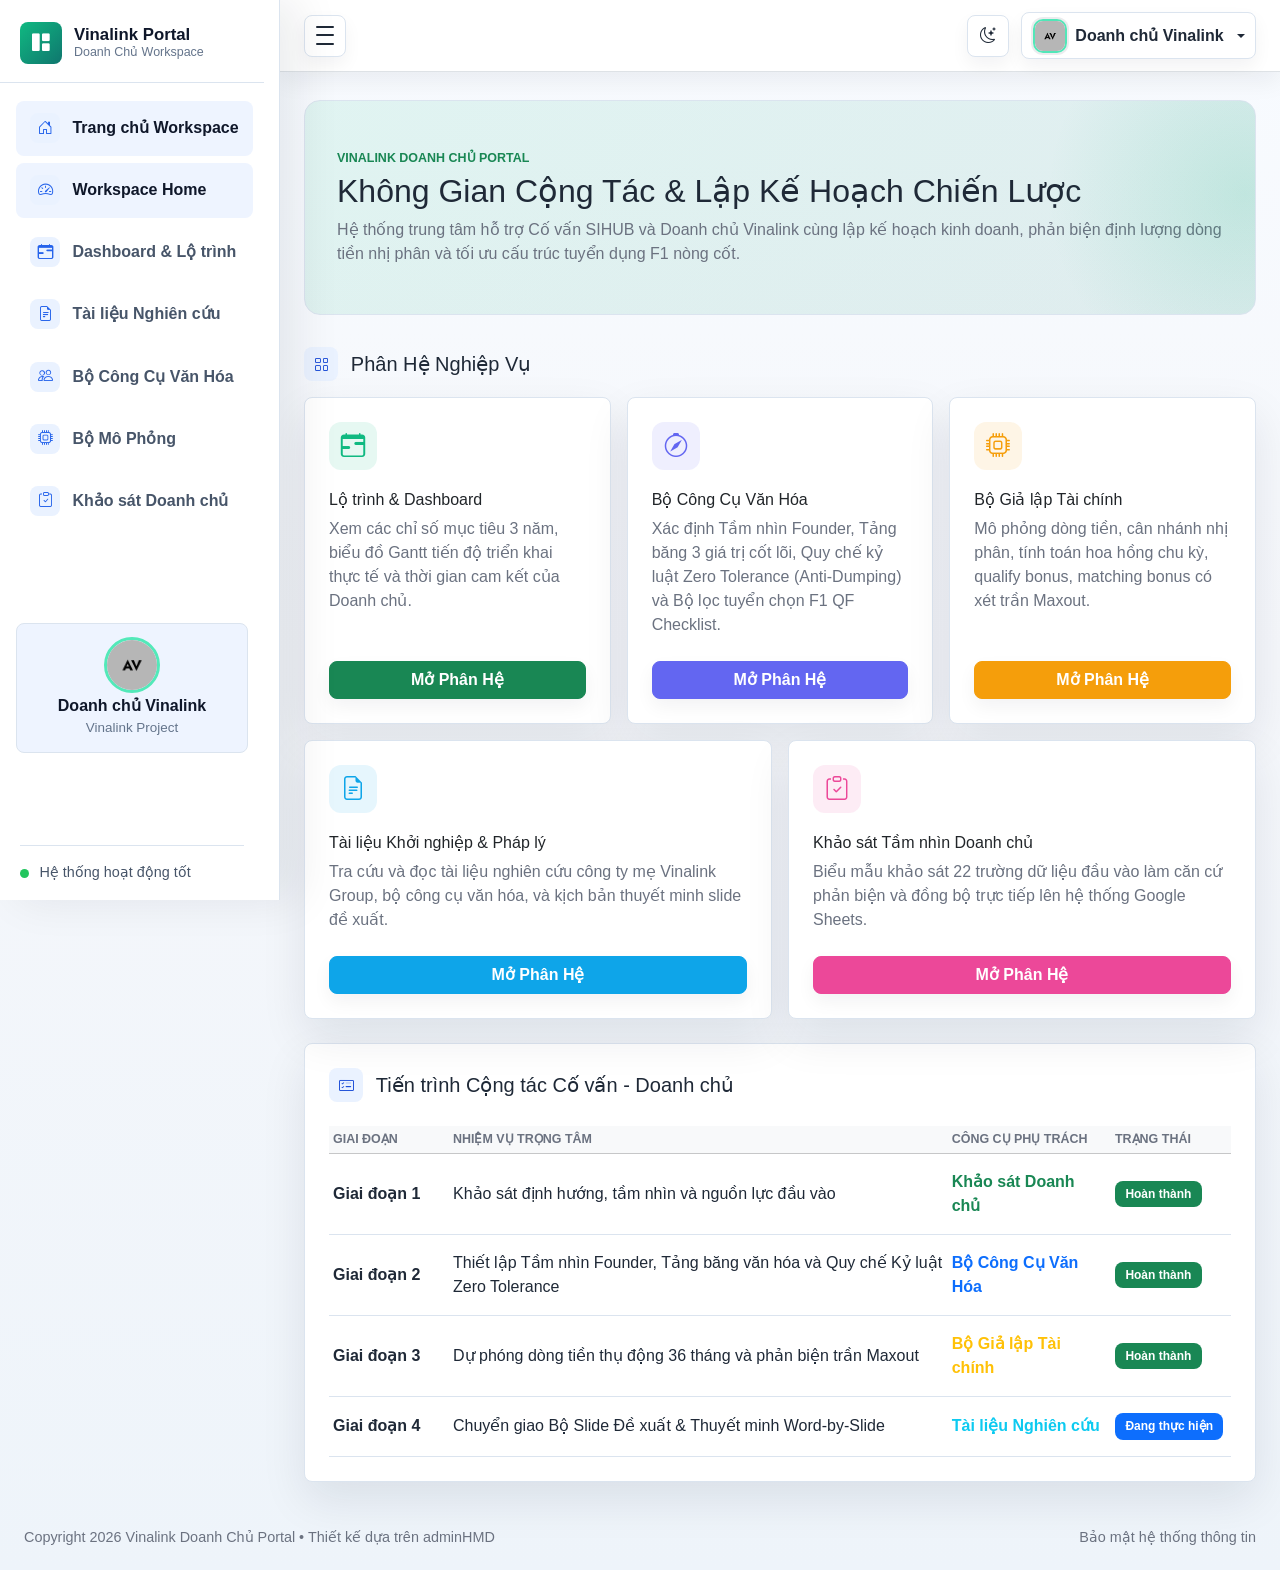
<file: index.html>
<!DOCTYPE html>
<html lang="vi">
<head>
  <meta charset="UTF-8">
  <meta name="viewport" content="width=device-width, initial-scale=1.0">
  <meta name="description" content="Vinalink Doanh Chủ Portal">
  <title>Vinalink Doanh Chủ Portal | Lean Startup Workspace</title>

  <link rel="stylesheet" href="./assets/css/bootstrap.min.css">
  <link rel="stylesheet" href="./assets/vendors/bootstrap-icons/bootstrap-icons.css">
  <link rel="stylesheet" href="./assets/css/style.css">
  
  <style>
    /* Premium custom landing styling */
    .landing-hero {
      background: linear-gradient(135deg, rgba(16, 185, 129, 0.1), rgba(15, 118, 110, 0.1));
      border: 1px solid var(--admin-border);
      border-radius: 16px;
      padding: 3rem 2rem;
      margin-bottom: 2rem;
      position: relative;
      overflow: hidden;
    }
    .landing-hero::before {
      content: "";
      position: absolute;
      top: -50%;
      right: -20%;
      width: 400px;
      height: 400px;
      background: radial-gradient(circle, rgba(16, 185, 129, 0.15) 0%, transparent 70%);
      pointer-events: none;
    }
    .launcher-card {
      transition: all 0.3s cubic-bezier(0.4, 0, 0.2, 1);
      border: 1px solid var(--admin-border);
      height: 100%;
    }
    .launcher-card:hover {
      transform: translateY(-5px);
      box-shadow: 0 10px 20px rgba(16, 185, 129, 0.1);
      border-color: #10b981;
    }
    .launcher-icon {
      width: 48px;
      height: 48px;
      border-radius: 12px;
      display: inline-flex;
      align-items: center;
      justify-content: center;
      font-size: 1.5rem;
      margin-bottom: 1.25rem;
      background-color: rgba(16, 185, 129, 0.1);
      color: #10b981;
      transition: all 0.3s ease;
    }
    .launcher-card:hover .launcher-icon {
      background-color: #10b981;
      color: #fff;
    }
  </style>
</head>

<body>
  <div class="admin-shell">
    <div class="sidebar-backdrop" data-sidebar-close></div>

    <!-- Sidebar Navigation -->
    <aside class="admin-sidebar" id="adminSidebar" aria-label="Main navigation">
      <div class="sidebar-header">
        <a class="brand-mark" href="index.html" aria-label="Vinalink Portal">
          <span class="brand-icon" style="background: linear-gradient(135deg, #10b981, #0f766e);">
            <i class="bi bi-grid-1x2-fill" aria-hidden="true"></i>
          </span>
          <span class="brand-copy">
            <span class="brand-title">Vinalink Portal</span>
            <span class="brand-subtitle">Doanh Chủ Workspace</span>
          </span>
        </a>
      </div>

      <nav class="sidebar-nav">
        <a class="nav-link active" href="index.html" aria-current="page"><span class="nav-icon"><i class="bi bi-house-door" aria-hidden="true"></i></span><span class="nav-text">Trang chủ Workspace</span></a>

        <a class="nav-link active" href="index.html" aria-current="page">
          <span class="nav-icon"><i class="bi bi-speedometer2" aria-hidden="true"></i></span>
          <span class="nav-text">Workspace Home</span>
        </a>
        <a class="nav-link" href="html/index.html">
          <span class="nav-icon"><i class="bi bi-calendar-range" aria-hidden="true"></i></span>
          <span class="nav-text">Dashboard & Lộ trình</span>
        </a>
        <a class="nav-link" href="html/documents.html">
          <span class="nav-icon"><i class="bi bi-file-earmark-text" aria-hidden="true"></i></span>
          <span class="nav-text">Tài liệu Nghiên cứu</span>
        </a>
        <a class="nav-link" href="html/visualizer.html">
          <span class="nav-icon"><i class="bi bi-people" aria-hidden="true"></i></span>
          <span class="nav-text">Bộ Công Cụ Văn Hóa</span>
        </a>
        <a class="nav-link" href="html/simulator.html">
          <span class="nav-icon"><i class="bi bi-cpu" aria-hidden="true"></i></span>
          <span class="nav-text">Bộ Mô Phỏng</span>
        </a>
        <a class="nav-link" href="html/feedback.html">
          <span class="nav-icon"><i class="bi bi-clipboard-check" aria-hidden="true"></i></span>
          <span class="nav-text">Khảo sát Doanh chủ</span>
        </a>
        <a class="nav-link" id="settingsSidebarLink" href="html/settings.html">
          <span class="nav-icon"><i class="bi bi-gear" aria-hidden="true"></i></span>
          <span class="nav-text">Cài đặt Hệ thống</span>
        </a>
      </nav>

      <div class="sidebar-user">
        <img class="avatar-img avatar-md sidebar-user-avatar" src="./assets/images/avatar/avatar.jpg" alt="User Avatar">
        <strong>Doanh Chủ</strong>
        <small>Active Workspace</small>
      </div>

      <div class="sidebar-footer">
        <span class="status-dot"></span>
        <span class="sidebar-footer-text">Hệ thống hoạt động tốt</span>
      </div>
    </aside>

    <!-- Main Content Area -->
    <div class="admin-main">
      <nav class="navbar admin-navbar navbar-expand bg-white border-bottom">
        <div class="container-fluid px-3 px-lg-4">
          <button class="sidebar-toggle" type="button" data-sidebar-toggle aria-controls="adminSidebar" aria-expanded="true" aria-label="Toggle sidebar">
            <span></span>
            <span></span>
            <span></span>
          </button>

          <div class="navbar-actions ms-auto">
            <button class="icon-button theme-toggle" type="button" data-theme-toggle aria-label="Switch color theme" title="Switch color theme">
              <i class="bi bi-moon-stars" data-theme-icon aria-hidden="true"></i>
            </button>
            
            <div id="adminBadge" class="d-none me-2">
              <span class="badge bg-success-subtle text-success border border-success-subtle px-2 py-1.5 rounded text-xs font-semibold">
                <i class="bi bi-shield-check me-1"></i> Quyền Cố Vấn
              </span>
            </div>

            <div class="dropdown">
              <button class="profile-button dropdown-toggle" type="button" data-bs-toggle="dropdown" aria-expanded="false">
                <img class="avatar-img avatar-sm" src="./assets/images/avatar/avatar.jpg" alt="User Avatar">
                <span class="profile-name d-none d-sm-inline">Loading...</span>
              </button>
              <ul class="dropdown-menu dropdown-menu-end">
                <li><a class="dropdown-item" href="html/login.html" id="dropdownAuthLink">Đăng nhập Cố vấn</a></li>
                <li><button class="dropdown-item text-danger d-none" id="logoutBtn"><i class="bi bi-box-arrow-right me-1"></i> Đăng xuất Cố vấn</button></li>
              </ul>
            </div>
          </div>
        </div>
      </nav>

      <main class="dashboard-content">
        <div class="container-fluid px-3 px-lg-4 py-4">
          
          <!-- Hero Banner -->
          <div class="landing-hero d-flex flex-column justify-content-center">
            <p class="eyebrow text-success font-bold mb-1">Vinalink Doanh Chủ Portal</p>
            <h1 class="h2 font-extrabold mb-2">Không Gian Cộng Tác & Lập Kế Hoạch Chiến Lược</h1>
            <p class="text-muted mb-0 max-w-xl">Hệ thống trung tâm hỗ trợ Cố vấn SIHUB và Doanh chủ Vinalink cùng lập kế hoạch kinh doanh, phản biện định lượng dòng tiền nhị phân và tối ưu cấu trúc tuyển dụng F1 nòng cốt.</p>
          </div>

          <!-- Launchers Grid -->
          <h2 class="h5 mb-3 section-title"><i class="bi bi-grid me-1"></i><span>Phân Hệ Nghiệp Vụ</span></h2>
          <div class="row g-3 mb-4">
            <!-- Card 1: Dashboard -->
            <div class="col-12 col-md-6 col-lg-4">
              <div class="panel p-4 launcher-card d-flex flex-column justify-content-between">
                <div>
                  <div class="launcher-icon"><i class="bi bi-calendar-range"></i></div>
                  <h3 class="h6 font-bold text-dark mb-2">Lộ trình & Dashboard</h3>
                  <p class="text-muted text-xs mb-3">Xem các chỉ số mục tiêu 3 năm, biểu đồ Gantt tiến độ triển khai thực tế và thời gian cam kết của Doanh chủ.</p>
                </div>
                <a href="html/index.html" class="btn btn-success btn-xs w-100 mt-2">Mở Phân Hệ</a>
              </div>
            </div>

            <!-- Card 2: Visualizer -->
            <div class="col-12 col-md-6 col-lg-4">
              <div class="panel p-4 launcher-card d-flex flex-column justify-content-between">
                <div>
                  <div class="launcher-icon" style="background-color: rgba(99, 102, 241, 0.1); color: #6366f1;"><i class="bi bi-compass"></i></div>
                  <h3 class="h6 font-bold text-dark mb-2">Bộ Công Cụ Văn Hóa</h3>
                  <p class="text-muted text-xs mb-3">Xác định Tầm nhìn Founder, Tảng băng 3 giá trị cốt lõi, Quy chế kỷ luật Zero Tolerance (Anti-Dumping) và Bộ lọc tuyển chọn F1 QF Checklist.</p>
                </div>
                <a href="html/visualizer.html" class="btn btn-primary btn-xs w-100 mt-2" style="background-color: #6366f1; border-color: #6366f1;">Mở Phân Hệ</a>
              </div>
            </div>

            <!-- Card 3: Simulator -->
            <div class="col-12 col-md-6 col-lg-4">
              <div class="panel p-4 launcher-card d-flex flex-column justify-content-between">
                <div>
                  <div class="launcher-icon" style="background-color: rgba(245, 158, 11, 0.1); color: #f59e0b;"><i class="bi bi-cpu"></i></div>
                  <h3 class="h6 font-bold text-dark mb-2">Bộ Giả lập Tài chính</h3>
                  <p class="text-muted text-xs mb-3">Mô phỏng dòng tiền, cân nhánh nhị phân, tính toán hoa hồng chu kỳ, qualify bonus, matching bonus có xét trần Maxout.</p>
                </div>
                <a href="html/simulator.html" class="btn btn-warning btn-xs w-100 mt-2" style="background-color: #f59e0b; border-color: #f59e0b; color: #fff;">Mở Phân Hệ</a>
              </div>
            </div>

            <!-- Card 4: Documents -->
            <div class="col-12 col-md-6 col-lg-6">
              <div class="panel p-4 launcher-card d-flex flex-column justify-content-between">
                <div>
                  <div class="launcher-icon" style="background-color: rgba(14, 165, 233, 0.1); color: #0ea5e9;"><i class="bi bi-file-earmark-text"></i></div>
                  <h3 class="h6 font-bold text-dark mb-2">Tài liệu Khởi nghiệp & Pháp lý</h3>
                  <p class="text-muted text-xs mb-3">Tra cứu và đọc tài liệu nghiên cứu công ty mẹ Vinalink Group, bộ công cụ văn hóa, và kịch bản thuyết minh slide đề xuất.</p>
                </div>
                <a href="html/documents.html" class="btn btn-info btn-xs w-100 mt-2" style="background-color: #0ea5e9; border-color: #0ea5e9; color: #fff;">Mở Phân Hệ</a>
              </div>
            </div>

            <!-- Card 5: Feedback -->
            <div class="col-12 col-md-6 col-lg-6">
              <div class="panel p-4 launcher-card d-flex flex-column justify-content-between">
                <div>
                  <div class="launcher-icon" style="background-color: rgba(236, 72, 153, 0.1); color: #ec4899;"><i class="bi bi-clipboard-check"></i></div>
                  <h3 class="h6 font-bold text-dark mb-2">Khảo sát Tầm nhìn Doanh chủ</h3>
                  <p class="text-muted text-xs mb-3">Biểu mẫu khảo sát 22 trường dữ liệu đầu vào làm căn cứ phản biện và đồng bộ trực tiếp lên hệ thống Google Sheets.</p>
                </div>
                <a href="html/feedback.html" class="btn btn-danger btn-xs w-100 mt-2" style="background-color: #ec4899; border-color: #ec4899; color: #fff;">Mở Phân Hệ</a>
              </div>
            </div>
          </div>

          <!-- Collaboration Tracker -->
          <div class="panel p-4">
            <h2 class="h5 mb-4 section-title"><i class="bi bi-card-checklist me-1"></i><span>Tiến trình Cộng tác Cố vấn - Doanh chủ</span></h2>
            <div class="table-responsive">
              <table class="table table-sm align-middle text-xs mb-0">
                <thead>
                  <tr class="table-light">
                    <th>Giai đoạn</th>
                    <th>Nhiệm vụ trọng tâm</th>
                    <th>Công cụ phụ trách</th>
                    <th>Trạng thái</th>
                  </tr>
                </thead>
                <tbody>
                  <tr>
                    <td><strong>Giai đoạn 1</strong></td>
                    <td>Khảo sát định hướng, tầm nhìn và nguồn lực đầu vào</td>
                    <td><a href="html/feedback.html" class="text-success fw-bold">Khảo sát Doanh chủ</a></td>
                    <td><span class="badge bg-success">Hoàn thành</span></td>
                  </tr>
                  <tr>
                    <td><strong>Giai đoạn 2</strong></td>
                    <td>Thiết lập Tầm nhìn Founder, Tảng băng văn hóa và Quy chế Kỷ luật Zero Tolerance</td>
                    <td><a href="html/visualizer.html" class="text-primary fw-bold">Bộ Công Cụ Văn Hóa</a></td>
                    <td><span class="badge bg-success">Hoàn thành</span></td>
                  </tr>
                  <tr>
                    <td><strong>Giai đoạn 3</strong></td>
                    <td>Dự phóng dòng tiền thụ động 36 tháng và phản biện trần Maxout</td>
                    <td><a href="html/simulator.html" class="text-warning fw-bold">Bộ Giả lập Tài chính</a></td>
                    <td><span class="badge bg-success">Hoàn thành</span></td>
                  </tr>
                  <tr>
                    <td><strong>Giai đoạn 4</strong></td>
                    <td>Chuyển giao Bộ Slide Đề xuất & Thuyết minh Word-by-Slide</td>
                    <td><a href="html/documents.html" class="text-info fw-bold">Tài liệu Nghiên cứu</a></td>
                    <td><span class="badge bg-primary">Đang thực hiện</span></td>
                  </tr>
                </tbody>
              </table>
            </div>
          </div>
                </tbody>
              </table>
            </div>
          </div>

        </div>
      </main>

      <footer class="admin-footer">
        <div class="container-fluid px-3 px-lg-4">
          <span>Copyright 2026 Vinalink Doanh Chủ Portal • Thiết kế dựa trên adminHMD</span>
          <span>Bảo mật hệ thống thông tin</span>
        </div>
      </footer>
    </div>
  </div>

  <script>
    // Bind profile before loading main.js
    window.adminHMDUser = {
      name: localStorage.getItem("sihub_is_admin") === "true" ? "Cố vấn Lean Startup" : "Doanh chủ Vinalink",
      workspace: "Vinalink Project",
      avatar: "./assets/images/avatar/avatar.jpg"
    };
  </script>
  <script src="./assets/js/bootstrap.bundle.min.js"></script>
  <script src="./assets/js/main.js"></script>

  <script>
    document.addEventListener("DOMContentLoaded", () => {
      const isAdmin = localStorage.getItem("sihub_is_admin") === "true";
      const adminBadge = document.getElementById("adminBadge");
      const logoutBtn = document.getElementById("logoutBtn");
      const dropdownAuthLink = document.getElementById("dropdownAuthLink");
      const settingsSidebarLink = document.getElementById("settingsSidebarLink");

      if (isAdmin) {
        adminBadge.classList.remove("d-none");
        logoutBtn.classList.remove("d-none");
        dropdownAuthLink.classList.add("d-none");
      } else {
        adminBadge.classList.add("d-none");
        logoutBtn.classList.add("d-none");
        dropdownAuthLink.classList.remove("d-none");
        if (settingsSidebarLink) {
          settingsSidebarLink.style.display = "none";
        }
      }

      // Logout handler
      logoutBtn.addEventListener("click", () => {
        localStorage.removeItem("sihub_is_admin");
        alert("Đã đăng xuất tài khoản Cố vấn.");
        window.location.reload();
      });
    });
  </script>
</body>
</html>
</file>
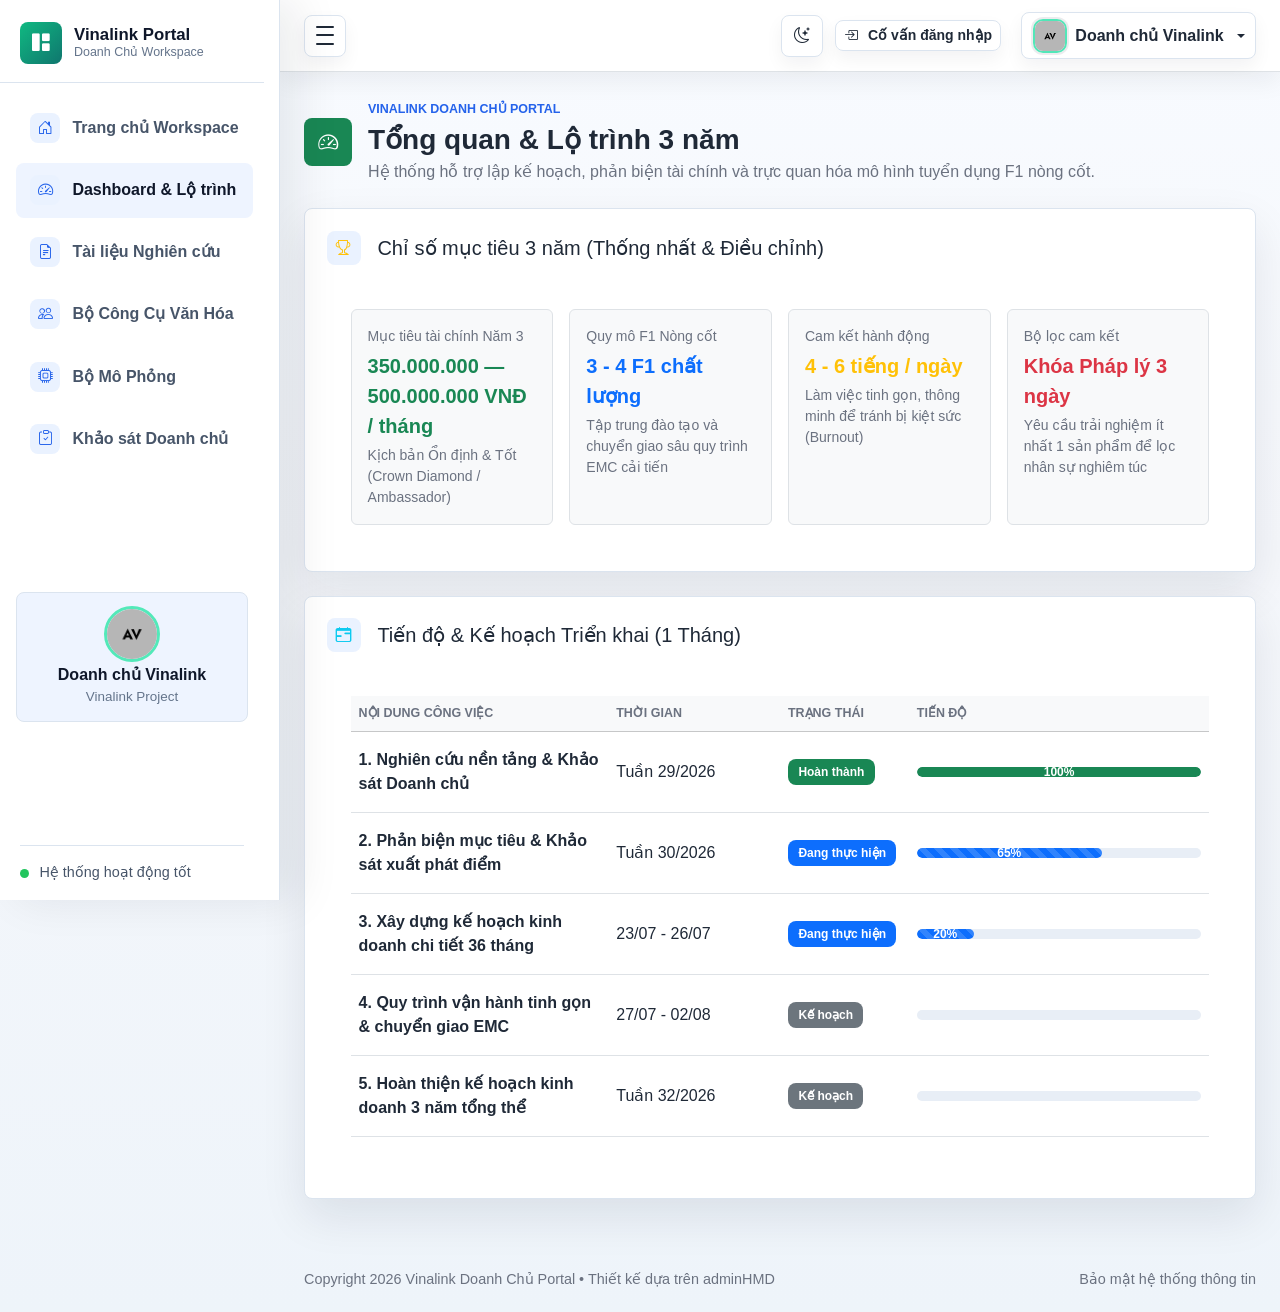
<file: html/index.html>
<!DOCTYPE html>
<html lang="vi">
<head>
  <meta charset="UTF-8">
  <meta name="viewport" content="width=device-width, initial-scale=1.0">
  <meta name="description" content="Vinalink Doanh Chủ Portal Dashboard">
  <title>Dashboard & Lộ trình | Vinalink Portal</title>

  <link rel="stylesheet" href="../assets/css/bootstrap.min.css">
  <link rel="stylesheet" href="../assets/vendors/bootstrap-icons/bootstrap-icons.css">
  <link rel="stylesheet" href="../assets/css/style.css">
</head>

<body>
  <div class="admin-shell">
    <div class="sidebar-backdrop" data-sidebar-close></div>

    <!-- Sidebar Navigation -->
    <aside class="admin-sidebar" id="adminSidebar" aria-label="Main navigation">
      <div class="sidebar-header">
        <a class="brand-mark" href="../index.html" aria-label="Vinalink Portal">
          <span class="brand-icon" style="background: linear-gradient(135deg, #10b981, #0f766e);">
            <i class="bi bi-grid-1x2-fill" aria-hidden="true"></i>
          </span>
          <span class="brand-copy">
            <span class="brand-title">Vinalink Portal</span>
            <span class="brand-subtitle">Doanh Chủ Workspace</span>
          </span>
        </a>
      </div>

      <nav class="sidebar-nav">
        <a class="nav-link" href="../index.html"><span class="nav-icon"><i class="bi bi-house-door" aria-hidden="true"></i></span><span class="nav-text">Trang chủ Workspace</span></a>

        <a class="nav-link active" href="index.html" aria-current="page">
          <span class="nav-icon"><i class="bi bi-speedometer2" aria-hidden="true"></i></span>
          <span class="nav-text">Dashboard & Lộ trình</span>
        </a>
        <a class="nav-link" href="documents.html">
          <span class="nav-icon"><i class="bi bi-file-earmark-text" aria-hidden="true"></i></span>
          <span class="nav-text">Tài liệu Nghiên cứu</span>
        </a>
        <a class="nav-link" href="visualizer.html">
          <span class="nav-icon"><i class="bi bi-people" aria-hidden="true"></i></span>
          <span class="nav-text">Bộ Công Cụ Văn Hóa</span>
        </a>
        <a class="nav-link" href="simulator.html">
          <span class="nav-icon"><i class="bi bi-cpu" aria-hidden="true"></i></span>
          <span class="nav-text">Bộ Mô Phỏng</span>
        </a>
        <a class="nav-link" href="feedback.html">
          <span class="nav-icon"><i class="bi bi-clipboard-check" aria-hidden="true"></i></span>
          <span class="nav-text">Khảo sát Doanh chủ</span>
        </a>
        <a class="nav-link" id="settingsSidebarLink" href="settings.html">
          <span class="nav-icon"><i class="bi bi-gear" aria-hidden="true"></i></span>
          <span class="nav-text">Cài đặt Hệ thống</span>
        </a>
      </nav>

      <div class="sidebar-user">
        <img class="avatar-img avatar-md sidebar-user-avatar" src="../assets/images/avatar/avatar.jpg" alt="User Avatar">
        <strong>Doanh Chủ</strong>
        <small>Active Workspace</small>
      </div>

      <div class="sidebar-footer">
        <span class="status-dot"></span>
        <span class="sidebar-footer-text">Hệ thống hoạt động tốt</span>
      </div>
    </aside>

    <!-- Main Content Area -->
    <div class="admin-main">
      <nav class="navbar admin-navbar navbar-expand bg-white border-bottom">
        <div class="container-fluid px-3 px-lg-4">
          <button class="sidebar-toggle" type="button" data-sidebar-toggle aria-controls="adminSidebar" aria-expanded="true" aria-label="Toggle sidebar">
            <span></span>
            <span></span>
            <span></span>
          </button>

          <div class="navbar-actions ms-auto">
            <button class="icon-button theme-toggle" type="button" data-theme-toggle aria-label="Switch color theme" title="Switch color theme">
              <i class="bi bi-moon-stars" data-theme-icon aria-hidden="true"></i>
            </button>
            
            <!-- Admin Role Badge -->
            <div id="adminBadge" class="d-none">
              <span class="badge bg-success-subtle text-success border border-success-subtle px-2 py-1.5 rounded text-xs font-semibold">
                <i class="bi bi-shield-check me-1"></i> Quyền Cố Vấn
              </span>
            </div>
            
            <a href="login.html" id="loginBtn" class="btn btn-outline-secondary btn-sm me-2">
              <i class="bi bi-box-arrow-in-right me-1"></i> Cố vấn đăng nhập
            </a>

            <div class="dropdown">
              <button class="profile-button dropdown-toggle" type="button" data-bs-toggle="dropdown" aria-expanded="false">
                <img class="avatar-img avatar-sm" src="../assets/images/avatar/avatar.jpg" alt="User Avatar">
                <span class="profile-name d-none d-sm-inline">Loading...</span>
              </button>
              <ul class="dropdown-menu dropdown-menu-end">
                <li><a class="dropdown-item" href="login.html" id="dropdownAuthLink">Đăng nhập Cố vấn</a></li>
                <li><button class="dropdown-item text-danger d-none" id="logoutBtn"><i class="bi bi-box-arrow-right me-1"></i> Đăng xuất Cố vấn</button></li>
              </ul>
            </div>
          </div>
        </div>
      </nav>

      <main class="dashboard-content">
        <div class="container-fluid px-3 px-lg-4 py-4">
          
          <div class="page-heading mb-4">
            <div class="page-heading-copy">
              <span class="page-icon bg-success text-white"><i class="bi bi-speedometer2" aria-hidden="true"></i></span>
              <div>
                <p class="eyebrow mb-1">Vinalink Doanh Chủ Portal</p>
                <h1 class="h3 mb-1">Tổng quan & Lộ trình 3 năm</h1>
                <p class="text-muted mb-0">Hệ thống hỗ trợ lập kế hoạch, phản biện tài chính và trực quan hóa mô hình tuyển dụng F1 nòng cốt.</p>
              </div>
            </div>
          </div>

          <!-- Section: 3-Year Objectives -->
          <div class="panel mb-4">
            <div class="panel-header">
              <h2 class="h5 mb-0 section-title"><i class="bi bi-trophy me-2 text-warning"></i><span>Chỉ số mục tiêu 3 năm (Thống nhất & Điều chỉnh)</span></h2>
            </div>
            <div class="p-3 p-lg-4">
              <div class="row g-3">
                <div class="col-12 col-md-6 col-lg-3">
                  <div class="bg-light p-3 rounded border h-100">
                    <div class="text-muted small mb-1">Mục tiêu tài chính Năm 3</div>
                    <div class="fs-5 fw-bold text-success">350.000.000 — 500.000.000 VNĐ / tháng</div>
                    <div class="small text-muted mt-1">Kịch bản Ổn định & Tốt (Crown Diamond / Ambassador)</div>
                  </div>
                </div>
                <div class="col-12 col-md-6 col-lg-3">
                  <div class="bg-light p-3 rounded border h-100">
                    <div class="text-muted small mb-1">Quy mô F1 Nòng cốt</div>
                    <div class="fs-5 fw-bold text-primary">3 - 4 F1 chất lượng</div>
                    <div class="small text-muted mt-1">Tập trung đào tạo và chuyển giao sâu quy trình EMC cải tiến</div>
                  </div>
                </div>
                <div class="col-12 col-md-6 col-lg-3">
                  <div class="bg-light p-3 rounded border h-100">
                    <div class="text-muted small mb-1">Cam kết hành động</div>
                    <div class="fs-5 fw-bold text-warning">4 - 6 tiếng / ngày</div>
                    <div class="small text-muted mt-1">Làm việc tinh gọn, thông minh để tránh bị kiệt sức (Burnout)</div>
                  </div>
                </div>
                <div class="col-12 col-md-6 col-lg-3">
                  <div class="bg-light p-3 rounded border h-100">
                    <div class="text-muted small mb-1">Bộ lọc cam kết</div>
                    <div class="fs-5 fw-bold text-danger">Khóa Pháp lý 3 ngày</div>
                    <div class="small text-muted mt-1">Yêu cầu trải nghiệm ít nhất 1 sản phẩm để lọc nhân sự nghiêm túc</div>
                  </div>
                </div>
              </div>
            </div>
          </div>

          <!-- Section: Gantt Timeline -->
          <div class="panel mb-4">
            <div class="panel-header">
              <h2 class="h5 mb-0 section-title"><i class="bi bi-calendar-range me-2 text-info"></i><span>Tiến độ & Kế hoạch Triển khai (1 Tháng)</span></h2>
            </div>
            <div class="p-3 p-lg-4">
              <div class="table-responsive">
                <table class="table table-hover align-middle border-bottom">
                  <thead class="table-light">
                    <tr>
                      <th style="width: 30%;">Nội dung công việc</th>
                      <th style="width: 20%;">Thời gian</th>
                      <th style="width: 15%;">Trạng thái</th>
                      <th style="width: 35%;">Tiến độ</th>
                    </tr>
                  </thead>
                  <tbody>
                    <tr>
                      <td><strong>1. Nghiên cứu nền tảng & Khảo sát Doanh chủ</strong></td>
                      <td>Tuần 29/2026</td>
                      <td><span class="badge bg-success">Hoàn thành</span></td>
                      <td>
                        <div class="progress" style="height: 10px;">
                          <div class="progress-bar bg-success" role="progressbar" style="width: 100%;" aria-valuenow="100" aria-valuemin="0" aria-valuemax="100">100%</div>
                        </div>
                      </td>
                    </tr>
                    <tr>
                      <td><strong>2. Phản biện mục tiêu & Khảo sát xuất phát điểm</strong></td>
                      <td>Tuần 30/2026</td>
                      <td><span class="badge bg-primary">Đang thực hiện</span></td>
                      <td>
                        <div class="progress" style="height: 10px;">
                          <div class="progress-bar bg-primary progress-bar-striped progress-bar-animated" role="progressbar" style="width: 65%;" aria-valuenow="65" aria-valuemin="0" aria-valuemax="100">65%</div>
                        </div>
                      </td>
                    </tr>
                    <tr>
                      <td><strong>3. Xây dựng kế hoạch kinh doanh chi tiết 36 tháng</strong></td>
                      <td>23/07 - 26/07</td>
                      <td><span class="badge bg-primary">Đang thực hiện</span></td>
                      <td>
                        <div class="progress" style="height: 10px;">
                          <div class="progress-bar bg-primary progress-bar-striped progress-bar-animated" role="progressbar" style="width: 20%;" aria-valuenow="20" aria-valuemin="0" aria-valuemax="100">20%</div>
                        </div>
                      </td>
                    </tr>
                    <tr>
                      <td><strong>4. Quy trình vận hành tinh gọn & chuyển giao EMC</strong></td>
                      <td>27/07 - 02/08</td>
                      <td><span class="badge bg-secondary">Kế hoạch</span></td>
                      <td>
                        <div class="progress" style="height: 10px;">
                          <div class="progress-bar bg-secondary" role="progressbar" style="width: 0%;" aria-valuenow="0" aria-valuemin="0" aria-valuemax="100">0%</div>
                        </div>
                      </td>
                    </tr>
                    <tr>
                      <td><strong>5. Hoàn thiện kế hoạch kinh doanh 3 năm tổng thể</strong></td>
                      <td>Tuần 32/2026</td>
                      <td><span class="badge bg-secondary">Kế hoạch</span></td>
                      <td>
                        <div class="progress" style="height: 10px;">
                          <div class="progress-bar bg-secondary" role="progressbar" style="width: 0%;" aria-valuenow="0" aria-valuemin="0" aria-valuemax="100">0%</div>
                        </div>
                      </td>
                    </tr>
                  </tbody>
                </table>
              </div>
            </div>
          </div>

        </div>
      </main>

      <footer class="admin-footer">
        <div class="container-fluid px-3 px-lg-4">
          <span>Copyright 2026 Vinalink Doanh Chủ Portal • Thiết kế dựa trên adminHMD</span>
          <span>Bảo mật hệ thống thông tin</span>
        </div>
      </footer>
    </div>
  </div>

  <script>
    // Bind profile before loading main.js
    window.adminHMDUser = {
      name: localStorage.getItem("sihub_is_admin") === "true" ? "Cố vấn Lean Startup" : "Doanh chủ Vinalink",
      workspace: "Vinalink Project",
      avatar: "../assets/images/avatar/avatar.jpg"
    };
  </script>
  <script src="../assets/js/bootstrap.bundle.min.js"></script>
  <script src="../assets/js/main.js"></script>

  <script>
    document.addEventListener("DOMContentLoaded", () => {
      const isAdmin = localStorage.getItem("sihub_is_admin") === "true";
      const adminBadge = document.getElementById("adminBadge");
      const loginBtn = document.getElementById("loginBtn");
      const logoutBtn = document.getElementById("logoutBtn");
      const dropdownAuthLink = document.getElementById("dropdownAuthLink");
      const settingsSidebarLink = document.getElementById("settingsSidebarLink");

      if (isAdmin) {
        adminBadge.classList.remove("d-none");
        loginBtn.classList.add("d-none");
        logoutBtn.classList.remove("d-none");
        dropdownAuthLink.classList.add("d-none");
      } else {
        adminBadge.classList.add("d-none");
        loginBtn.classList.remove("d-none");
        logoutBtn.classList.add("d-none");
        dropdownAuthLink.classList.remove("d-none");
        
        // Hide Settings page from sidebar for non-admins
        if (settingsSidebarLink) {
          settingsSidebarLink.style.display = "none";
        }
      }

      // Logout handler
      logoutBtn.addEventListener("click", () => {
        localStorage.removeItem("sihub_is_admin");
        alert("Đã đăng xuất tài khoản Cố văn.");
        window.location.reload();
      });
    });
  </script>
</body>
</html>
</file>
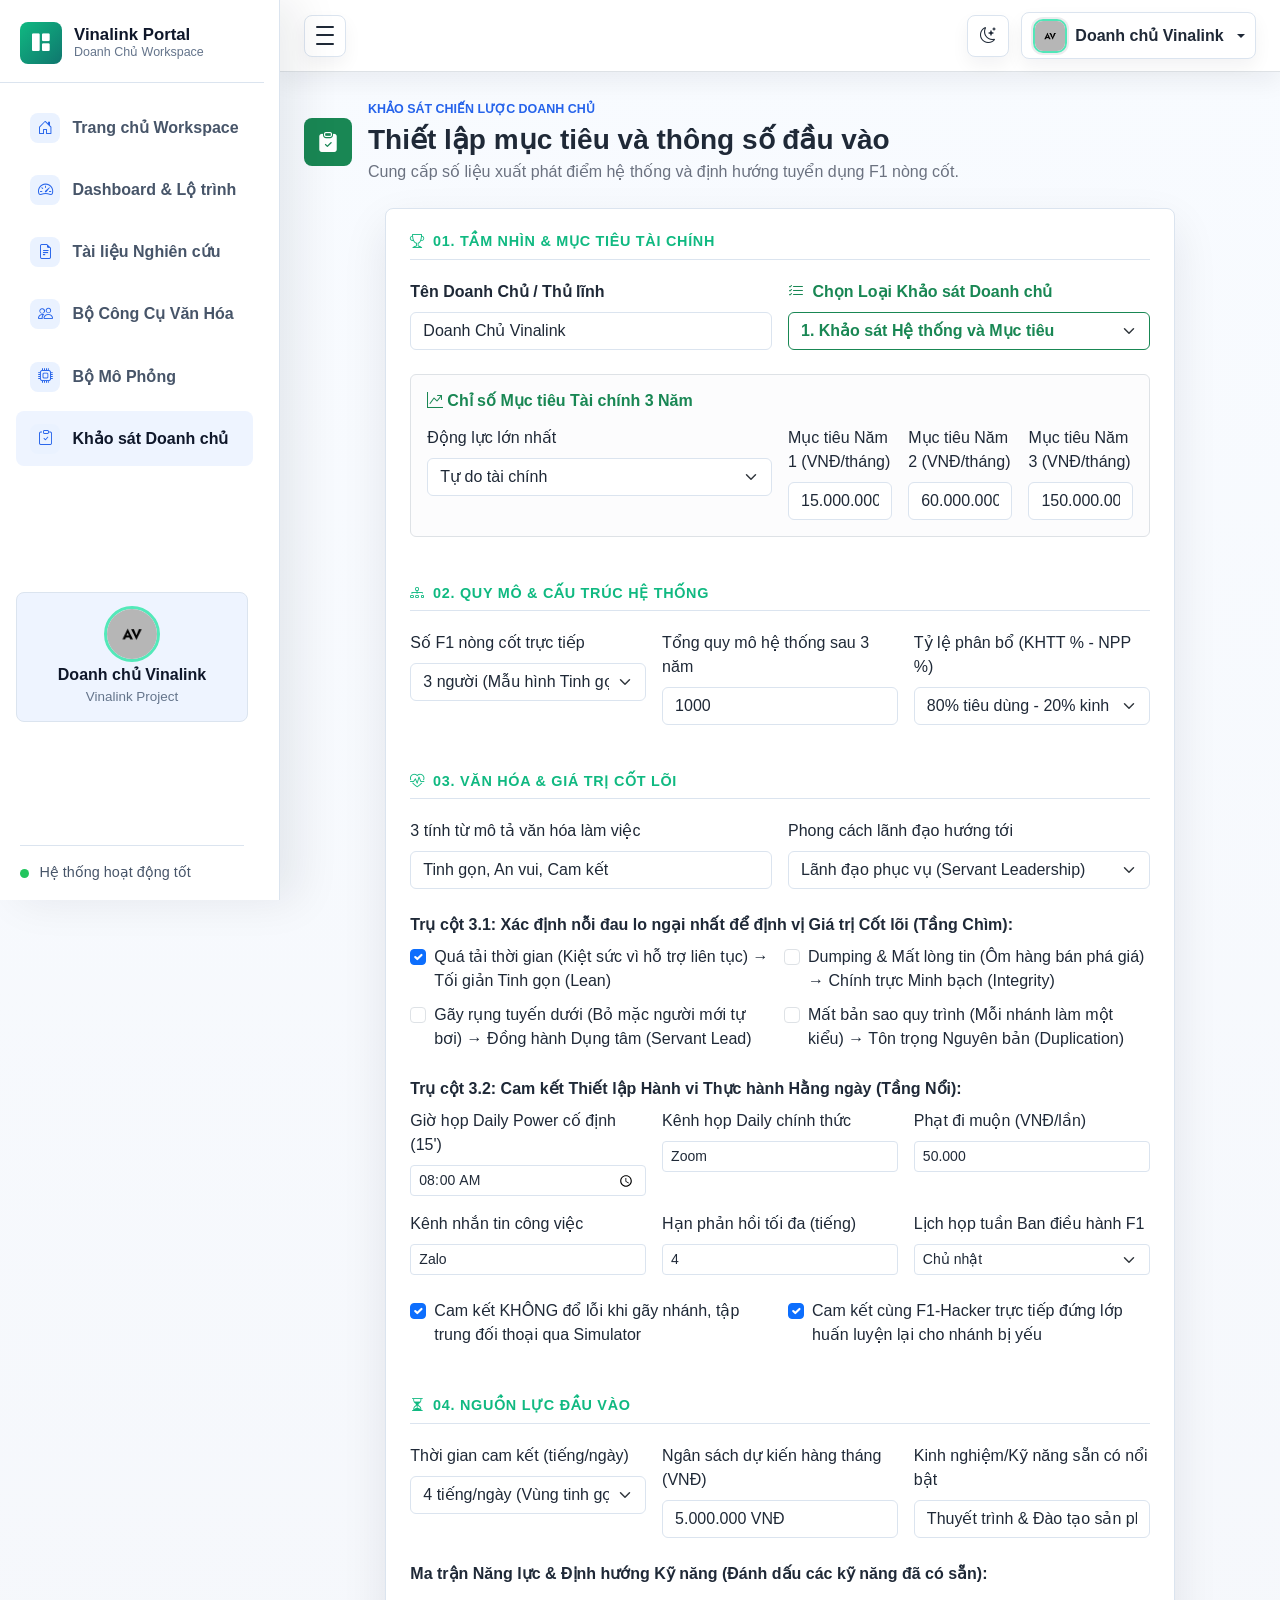
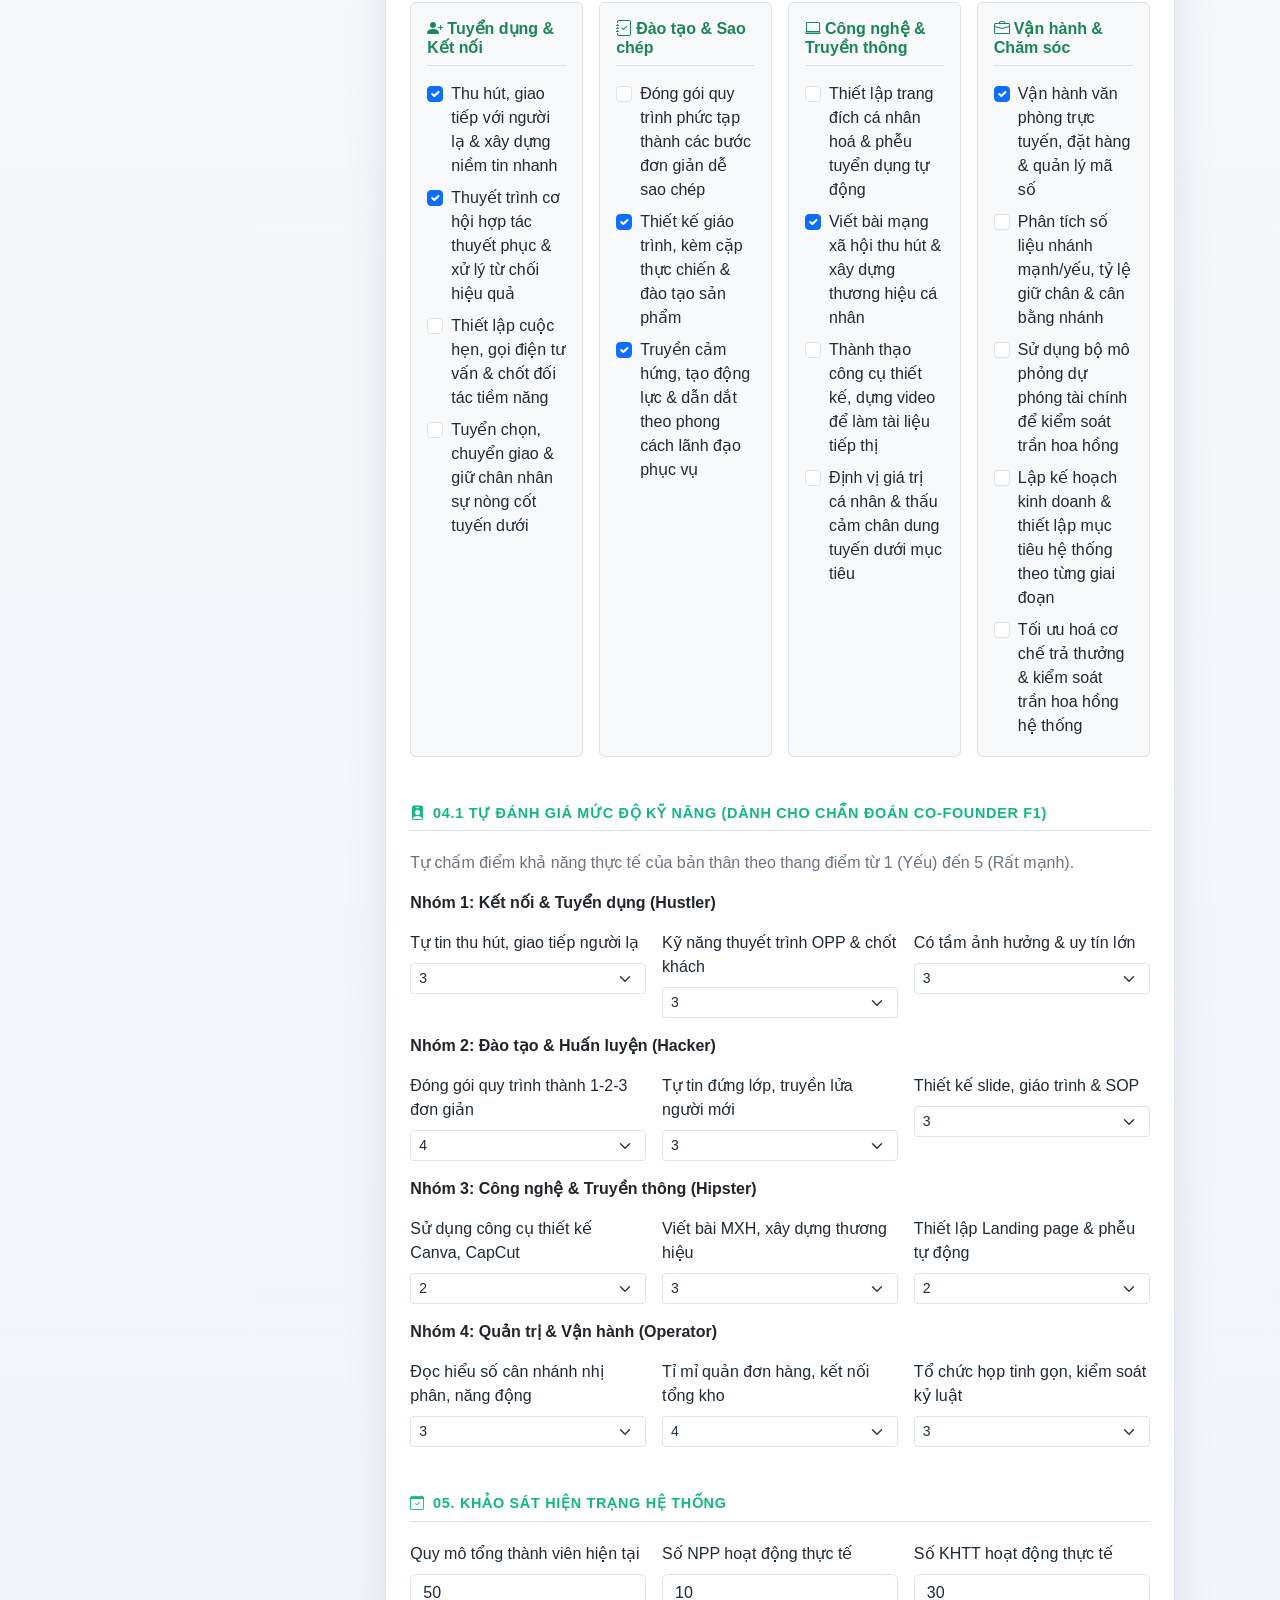
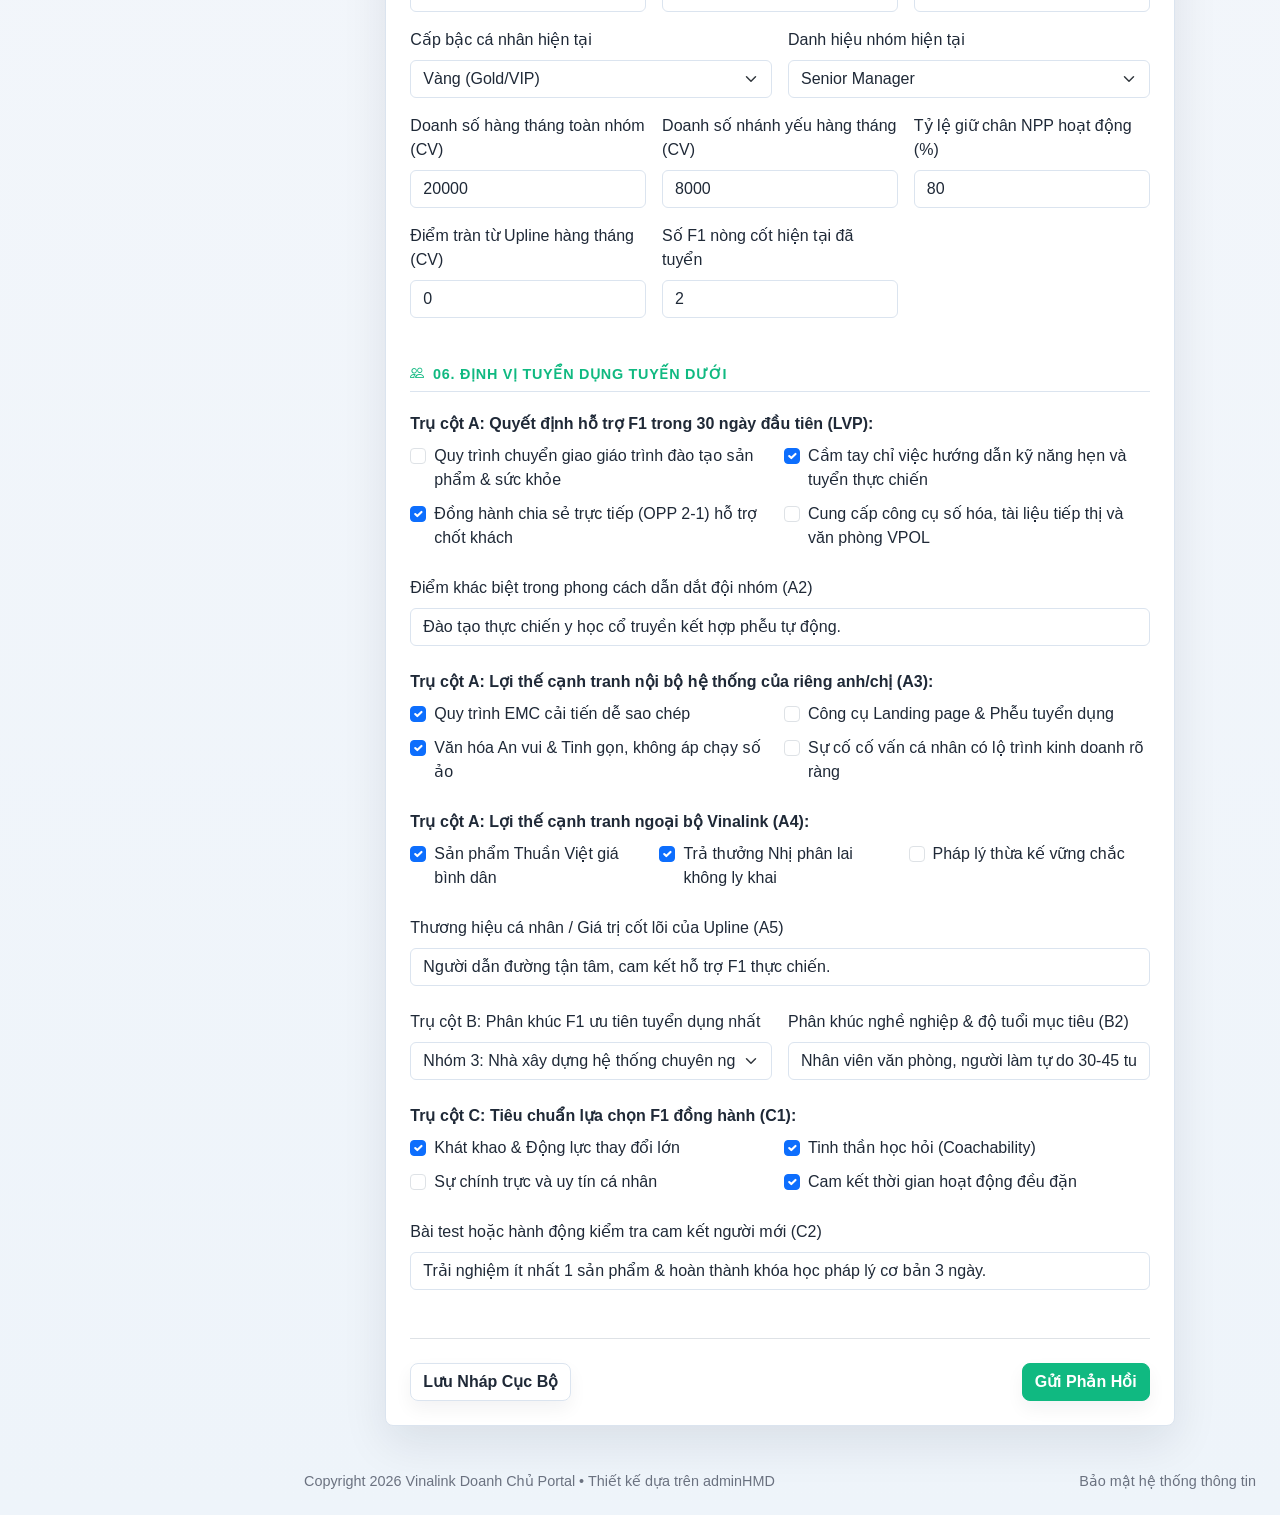
<file: html/feedback.html>
<!DOCTYPE html>
<html lang="vi">
<head>
  <meta charset="UTF-8">
  <meta name="viewport" content="width=device-width, initial-scale=1.0">
  <meta name="description" content="Vinalink Doanh Chủ Portal Feedback">
  <title>Khảo sát Doanh chủ | Vinalink Portal</title>

  <link rel="stylesheet" href="../assets/css/bootstrap.min.css">
  <link rel="stylesheet" href="../assets/vendors/bootstrap-icons/bootstrap-icons.css">
  <link rel="stylesheet" href="../assets/css/style.css">
  
  <style>
    /* Styling form headers */
    .form-section-title {
      font-size: 0.9rem;
      font-weight: 800;
      color: #10b981;
      text-transform: uppercase;
      letter-spacing: 0.05em;
      border-bottom: 1px solid var(--admin-border);
      padding-bottom: 0.5rem;
      margin-bottom: 1.25rem;
    }
  </style>
</head>

<body>
  <div class="admin-shell">
    <div class="sidebar-backdrop" data-sidebar-close></div>

    <!-- Sidebar Navigation -->
    <aside class="admin-sidebar" id="adminSidebar" aria-label="Main navigation">
      <div class="sidebar-header">
        <a class="brand-mark" href="../index.html" aria-label="Vinalink Portal">
          <span class="brand-icon" style="background: linear-gradient(135deg, #10b981, #0f766e);">
            <i class="bi bi-grid-1x2-fill" aria-hidden="true"></i>
          </span>
          <span class="brand-copy">
            <span class="brand-title">Vinalink Portal</span>
            <span class="brand-subtitle">Doanh Chủ Workspace</span>
          </span>
        </a>
      </div>

      <nav class="sidebar-nav">
        <a class="nav-link" href="../index.html"><span class="nav-icon"><i class="bi bi-house-door" aria-hidden="true"></i></span><span class="nav-text">Trang chủ Workspace</span></a>

        <a class="nav-link" href="index.html">
          <span class="nav-icon"><i class="bi bi-speedometer2" aria-hidden="true"></i></span>
          <span class="nav-text">Dashboard & Lộ trình</span>
        </a>
        <a class="nav-link" href="documents.html">
          <span class="nav-icon"><i class="bi bi-file-earmark-text" aria-hidden="true"></i></span>
          <span class="nav-text">Tài liệu Nghiên cứu</span>
        </a>
        <a class="nav-link" href="visualizer.html">
          <span class="nav-icon"><i class="bi bi-people" aria-hidden="true"></i></span>
          <span class="nav-text">Bộ Công Cụ Văn Hóa</span>
        </a>
        <a class="nav-link" href="simulator.html">
          <span class="nav-icon"><i class="bi bi-cpu" aria-hidden="true"></i></span>
          <span class="nav-text">Bộ Mô Phỏng</span>
        </a>
        <a class="nav-link active" href="feedback.html" aria-current="page">
          <span class="nav-icon"><i class="bi bi-clipboard-check" aria-hidden="true"></i></span>
          <span class="nav-text">Khảo sát Doanh chủ</span>
        </a>
        <a class="nav-link" id="settingsSidebarLink" href="settings.html">
          <span class="nav-icon"><i class="bi bi-gear" aria-hidden="true"></i></span>
          <span class="nav-text">Cài đặt Hệ thống</span>
        </a>
      </nav>

      <div class="sidebar-user">
        <img class="avatar-img avatar-md sidebar-user-avatar" src="../assets/images/avatar/avatar.jpg" alt="User Avatar">
        <strong>Doanh Chủ</strong>
        <small>Active Workspace</small>
      </div>

      <div class="sidebar-footer">
        <span class="status-dot"></span>
        <span class="sidebar-footer-text">Hệ thống hoạt động tốt</span>
      </div>
    </aside>

    <!-- Main Content Area -->
    <div class="admin-main">
      <nav class="navbar admin-navbar navbar-expand bg-white border-bottom">
        <div class="container-fluid px-3 px-lg-4">
          <button class="sidebar-toggle" type="button" data-sidebar-toggle aria-controls="adminSidebar" aria-expanded="true" aria-label="Toggle sidebar">
            <span></span>
            <span></span>
            <span></span>
          </button>

          <div class="navbar-actions ms-auto">
            <button class="icon-button theme-toggle" type="button" data-theme-toggle aria-label="Switch color theme" title="Switch color theme">
              <i class="bi bi-moon-stars" data-theme-icon aria-hidden="true"></i>
            </button>
            
            <div id="adminBadge" class="d-none me-2">
              <span class="badge bg-success-subtle text-success border border-success-subtle px-2 py-1.5 rounded text-xs font-semibold">
                <i class="bi bi-shield-check me-1"></i> Quyền Cố Vấn
              </span>
            </div>

            <div class="dropdown">
              <button class="profile-button dropdown-toggle" type="button" data-bs-toggle="dropdown" aria-expanded="false">
                <img class="avatar-img avatar-sm" src="../assets/images/avatar/avatar.jpg" alt="User Avatar">
                <span class="profile-name d-none d-sm-inline">Loading...</span>
              </button>
              <ul class="dropdown-menu dropdown-menu-end">
                <li><a class="dropdown-item" href="login.html" id="dropdownAuthLink">Đăng nhập Cố vấn</a></li>
                <li><button class="dropdown-item text-danger d-none" id="logoutBtn"><i class="bi bi-box-arrow-right me-1"></i> Đăng xuất Cố vấn</button></li>
              </ul>
            </div>
          </div>
        </div>
      </nav>

      <main class="dashboard-content">
        <div class="container-fluid px-3 px-lg-4 py-4">
          
          <div class="page-heading mb-4">
            <div class="page-heading-copy">
              <span class="page-icon bg-success text-white"><i class="bi bi-clipboard-check-fill" aria-hidden="true"></i></span>
              <div>
                <p class="eyebrow mb-1">Khảo sát Chiến lược Doanh Chủ</p>
                <h1 class="h3 mb-1">Thiết lập mục tiêu và thông số đầu vào</h1>
                <p class="text-muted mb-0">Cung cấp số liệu xuất phát điểm hệ thống và định hướng tuyển dụng F1 nòng cốt.</p>
              </div>
            </div>
          </div>

          <div class="row g-4 justify-content-center">
            <div class="col-12 col-xl-10">
              <form id="feedbackForm" class="panel p-4 needs-validation" novalidate>
                
                <!-- SECTION 1: Tầm nhìn & Mục tiêu Tài chính -->
                <div class="mb-5">
                  <h3 class="form-section-title"><i class="bi bi-trophy me-2"></i>01. Tầm nhìn & Mục tiêu Tài chính</h3>
                  
                  <div class="row g-3 mb-4">
                    <div class="col-12 col-md-6">
                      <label class="form-label fw-bold" for="doanhChuName">Tên Doanh Chủ / Thủ lĩnh</label>
                      <input class="form-control" id="doanhChuName" type="text" required placeholder="Nhập họ và tên...">
                      <div class="invalid-feedback">Vui lòng nhập tên.</div>
                    </div>
                    <div class="col-12 col-md-6">
                      <label class="form-label fw-bold text-success" for="surveyTypeSelect">
                        <i class="bi bi-list-check me-1"></i> Chọn Loại Khảo sát Doanh chủ
                      </label>
                      <select class="form-select border-success fw-bold text-success" id="surveyTypeSelect">
                        <option value="system_goals" selected>1. Khảo sát Hệ thống và Mục tiêu</option>
                        <option value="team_vision">2. Khảo sát Tầm nhìn Đội nhóm (Lean Culture Toolkit)</option>
                      </select>
                    </div>
                  </div>

                  <!-- Khối Form 1: Khảo sát Hệ thống và Mục tiêu -->
                  <div id="formSystemGoals">
                    <div class="p-3 border rounded bg-light-subtle mb-3">
                      <h6 class="fw-bold text-success mb-3 text-xs uppercase"><i class="bi bi-graph-up-arrow me-1"></i>Chỉ số Mục tiêu Tài chính 3 Năm</h6>
                      <div class="row g-3">
                        <div class="col-12 col-md-6">
                          <label class="form-label" for="motivation">Động lực lớn nhất</label>
                          <select class="form-select" id="motivation" required>
                            <option value="">Chọn động lực lớn nhất...</option>
                            <option value="Tự do tài chính">Tự do tài chính</option>
                            <option value="Phát triển bản thân">Phát triển bản thân</option>
                            <option value="Giúp đỡ cộng đồng">Giúp đỡ cộng đồng</option>
                            <option value="Tạo lập tài sản kế thừa">Tạo lập tài sản kế thừa</option>
                          </select>
                          <div class="invalid-feedback">Vui lòng chọn động lực lớn nhất.</div>
                        </div>
                        <div class="col-12 col-md-6 col-lg-2">
                          <label class="form-label text-xs" for="thu_nhap_nam_1">Mục tiêu Năm 1 (VNĐ/tháng)</label>
                          <input class="form-control" id="thu_nhap_nam_1" type="text" required placeholder="Ví dụ: 15.000.000">
                        </div>
                        <div class="col-12 col-md-6 col-lg-2">
                          <label class="form-label text-xs" for="thu_nhap_nam_2">Mục tiêu Năm 2 (VNĐ/tháng)</label>
                          <input class="form-control" id="thu_nhap_nam_2" type="text" required placeholder="Ví dụ: 60.000.000">
                        </div>
                        <div class="col-12 col-md-6 col-lg-2">
                          <label class="form-label text-xs" for="thu_nhap_nam_3">Mục tiêu Năm 3 (VNĐ/tháng)</label>
                          <input class="form-control" id="thu_nhap_nam_3" type="text" required placeholder="Ví dụ: 150.000.000">
                        </div>
                      </div>
                    </div>
                  </div>

                  <!-- Khối Form 2: Khảo sát Tầm nhìn Đội nhóm (Lean Culture Toolkit) -->
                  <div id="formTeamVision" class="d-none">
                    <div class="p-3 border rounded bg-success-subtle border-success-subtle mb-4">
                      <div class="d-flex align-items-center mb-2">
                        <span class="badge bg-success me-2">PHẦN A</span>
                        <h6 class="fw-bold text-success mb-0">Bộ câu hỏi phỏng vấn định hình Tầm nhìn Founder (Founder Vision Clarifier)</h6>
                      </div>
                      <p class="text-muted text-xs mb-0">Doanh chủ suy ngẫm và trả lời 10 câu hỏi định hình triết lý dẫn dắt & kỷ luật vận hành đội ngũ.</p>
                    </div>

                    <!-- Nhóm 1: Động lực Cốt lõi & Sự Đánh đổi -->
                    <div class="card mb-3 border-0 bg-light p-3">
                      <h6 class="fw-bold text-dark text-sm mb-3 border-bottom pb-2">
                        <i class="bi bi-compass me-1 text-primary"></i>Nhóm 1: Động lực Cốt lõi & Sự Đánh đổi
                      </h6>
                      <div class="row g-3">
                        <div class="col-12">
                          <label class="form-label fw-bold text-xs" for="tv_q1">
                            1. Động lực thực sự đằng sau mong muốn xây dựng hệ thống kinh doanh thụ động của bạn là gì?
                          </label>
                          <select class="form-select form-select-sm" id="tv_q1">
                            <option value="Sự an tâm tài chính cho gia đình">Sự an tâm tài chính cho gia đình</option>
                            <option value="Mong muốn khẳng định giá trị bản thân">Mong muốn khẳng định giá trị bản thân</option>
                            <option value="Tự do thời gian và tự do quyết định cuộc sống">Tự do thời gian và tự do quyết định cuộc sống</option>
                            <option value="Tạo lập di sản và giá trị kế thừa dài hạn">Tạo lập di sản và giá trị kế thừa dài hạn</option>
                          </select>
                        </div>
                        <div class="col-12">
                          <label class="form-label fw-bold text-xs" for="tv_q2">
                            2. Khi bắt đầu xây dựng nền móng hệ thống, nếu quy mô người tiêu dùng tăng trưởng đúng lộ trình nhưng thành quả ban đầu chưa bứt phá ngay, bạn có sẵn sàng kiên định với con đường tinh gọn không?
                          </label>
                          <select class="form-select form-select-sm" id="tv_q2">
                            <option value="Sẵn sàng kiên định 100% với lộ trình tinh gọn dài hạn">Sẵn sàng kiên định 100% với lộ trình tinh gọn dài hạn</option>
                            <option value="Kiên định nhưng cần Cố vấn hỗ trợ rà soát chỉ số thường xuyên">Kiên định nhưng cần Cố vấn hỗ trợ rà soát chỉ số thường xuyên</option>
                            <option value="Chưa sẵn sàng nếu chưa thấy kết quả tài chính trong 3 tháng">Chưa sẵn sàng nếu chưa thấy kết quả tài chính trong 3 tháng</option>
                          </select>
                        </div>
                        <div class="col-12">
                          <label class="form-label fw-bold text-xs" for="tv_q3">
                            3. Giới hạn đánh đổi thời gian và năng lượng của bạn là gì?
                          </label>
                          <input class="form-control form-control-sm" id="tv_q3" type="text" placeholder="Ví dụ: Chấp nhận dành 4 tiếng tinh gọn/ngày, sẵn sàng cắt bỏ toàn bộ cuộc họp vô bổ...">
                        </div>
                      </div>
                    </div>

                    <!-- Nhóm 2: Phong cách Dẫn dắt & Giá trị Di sản -->
                    <div class="card mb-3 border-0 bg-light p-3">
                      <h6 class="fw-bold text-dark text-sm mb-3 border-bottom pb-2">
                        <i class="bi bi-people-fill me-1 text-success"></i>Nhóm 2: Phong cách Dẫn dắt & Giá trị Di sản
                      </h6>
                      <div class="row g-3">
                        <div class="col-12">
                          <label class="form-label fw-bold text-xs" for="tv_q4">
                            4. Bạn muốn tuyến dưới nhớ đến bạn với hình ảnh nào?
                          </label>
                          <select class="form-select form-select-sm" id="tv_q4">
                            <option value="Người dẫn đường tận tâm, cam kết hỗ trợ F1 thực chiến">"Người dẫn đường tận tâm, cam kết hỗ trợ F1 thực chiến"</option>
                            <option value="Người sếp ép doanh số bằng mọi giá">"Người sếp ép doanh số bằng mọi giá"</option>
                            <option value="Nhà huấn luyện chuyển giao quy trình tinh gọn chuẩn hóa">"Nhà huấn luyện chuyển giao quy trình tinh gọn chuẩn hóa"</option>
                          </select>
                        </div>
                        <div class="col-12">
                          <label class="form-label fw-bold text-xs" for="tv_q5">
                            5. Khi một F1 gặp khó khăn và muốn bỏ cuộc, phản ứng đầu tiên của bạn là gì?
                          </label>
                          <select class="form-select form-select-sm" id="tv_q5">
                            <option value="Cùng ngồi lại thấu cảm, phân tích nút thắt quy trình">Cùng ngồi lại thấu cảm, phân tích nút thắt quy trình</option>
                            <option value="Chỉ trích thiếu cam kết và yêu cầu tự vượt qua">Chỉ trích thiếu cam kết và yêu cầu tự vượt qua</option>
                            <option value="Trực tiếp đứng lớp huấn luyện lại (Retrain) kiến thức cốt lõi">Trực tiếp đứng lớp huấn luyện lại (Retrain) kiến thức cốt lõi</option>
                          </select>
                        </div>
                        <div class="col-12">
                          <label class="form-label fw-bold text-xs" for="tv_q6">
                            6. Bạn định nghĩa thế nào là một hệ thống kinh doanh "An vui & Tinh gọn"?
                          </label>
                          <input class="form-control form-control-sm" id="tv_q6" type="text" placeholder="Ví dụ: Quy trình đơn giản tầng 5 tự sao chép được, không áp lực gôm hàng, làm việc an vui...">
                        </div>
                      </div>
                    </div>

                    <!-- Nhóm 3: Giới hạn Kỷ luật & Pháp lý -->
                    <div class="card mb-3 border-0 bg-light p-3">
                      <h6 class="fw-bold text-dark text-sm mb-3 border-bottom pb-2">
                        <i class="bi bi-shield-lock-fill me-1 text-warning"></i>Nhóm 3: Giới hạn Kỷ luật & Pháp lý
                      </h6>
                      <div class="row g-3">
                        <div class="col-12">
                          <label class="form-label fw-bold text-xs" for="tv_q7">
                            7. Nếu một F1 tạo ra doanh số lớn nhưng cố tình ôm hàng, bán phá giá hoặc cường điệu công dụng sản phẩm, bạn có sẵn sàng xử lý nghiêm để bảo vệ văn hóa chính trực không?
                          </label>
                          <select class="form-select form-select-sm" id="tv_q7">
                            <option value="Sẵn sàng xử lý nghiêm (Không thỏa hiệp / Zero Tolerance)">Sẵn sàng xử lý nghiêm (Không thỏa hiệp / Zero Tolerance)</option>
                            <option value="Nhắc nhở nội bộ và cho cơ hội sửa sai 1 lần">Nhắc nhở nội bộ và cho cơ hội sửa sai 1 lần</option>
                            <option value="Bỏ qua nếu doanh số mang lại cho nhóm đủ lớn">Bỏ qua nếu doanh số mang lại cho nhóm đủ lớn</option>
                          </select>
                        </div>
                        <div class="col-12">
                          <label class="form-label fw-bold text-xs" for="tv_q8">
                            8. Bạn có cam kết tuân thủ 100% hành lang pháp lý Nghị định 40 và quy chế hoạt động của Vinalink Group không?
                          </label>
                          <select class="form-select form-select-sm" id="tv_q8">
                            <option value="Cam kết tuân thủ 100% tuyệt đối">Cam kết tuân thủ 100% tuyệt đối</option>
                            <option value="Đang tìm hiểu kỹ hơn về Nghị định 40 & Quy chế">Đang tìm hiểu kỹ hơn về Nghị định 40 & Quy chế</option>
                          </select>
                        </div>
                        <div class="col-12">
                          <label class="form-label fw-bold text-xs" for="tv_q9">
                            9. Khi đội nhóm gặp sự cố gãy rụng nhánh, bạn đối thoại bằng cảm xúc cá nhân hay dựa trên nguyên tắc học hỏi từ thất bại (Fail Fast, Learn Faster)?
                          </label>
                          <select class="form-select form-select-sm" id="tv_q9">
                            <option value="Dựa trên nguyên tắc Fail Fast, Learn Faster (Phân tích nút thắt quy trình)">Dựa trên nguyên tắc Fail Fast, Learn Faster (Phân tích nút thắt quy trình)</option>
                            <option value="Bày tỏ cảm xúc cá nhân và tìm nguyên nhân từ thành viên">Bày tỏ cảm xúc cá nhân và tìm nguyên nhân từ thành viên</option>
                            <option value="Tập trung tuyển nhánh mới thay thế ngay">Tập trung tuyển nhánh mới thay thế ngay</option>
                          </select>
                        </div>
                        <div class="col-12">
                          <label class="form-label fw-bold text-xs" for="tv_q10">
                            10. Bạn có sẵn sàng đứng lớp đóng gói quy trình và trao quyền hoàn toàn cho F1 khi họ đạt đủ năng lực không?
                          </label>
                          <select class="form-select form-select-sm" id="tv_q10">
                            <option value="Sẵn sàng đóng gói, đứng lớp và trao quyền hoàn toàn">Sẵn sàng đóng gói, đứng lớp và trao quyền hoàn toàn</option>
                            <option value="Sẵn sàng đứng lớp nhưng giữ quyền quyết định chính">Sẵn sàng đứng lớp nhưng giữ quyền quyết định chính</option>
                            <option value="Chưa sẵn sàng trao quyền trong 6 tháng đầu">Chưa sẵn sàng trao quyền trong 6 tháng đầu</option>
                          </select>
                        </div>
                      </div>
                    </div>
                  </div>
                </div>

                <!-- Khối bổ trợ: Các phần tiếp theo của Khảo sát Hệ thống & Mục tiêu -->
                <div id="formSystemGoalsExtended">
                  <!-- SECTION 2: Quy mô & Cấu trúc mong muốn -->
                  <div class="mb-5">
                    <h3 class="form-section-title"><i class="bi bi-diagram-3 me-2"></i>02. Quy mô & Cấu trúc Hệ thống</h3>
                  <div class="row g-3">
                    <div class="col-12 col-md-4">
                      <label class="form-label" for="so_luong_f1_nong_cot">Số F1 nòng cốt trực tiếp</label>
                      <select class="form-select" id="so_luong_f1_nong_cot" required>
                        <option value="">Chọn số lượng F1...</option>
                        <option value="3">3 người (Mẫu hình Tinh gọn)</option>
                        <option value="4">4 người (Mẫu hình Bổ khuyết)</option>
                        <option value="5">5 người (Giới hạn tối đa)</option>
                      </select>
                      <div class="invalid-feedback">Vui lòng chọn số lượng F1.</div>
                    </div>
                    <div class="col-12 col-md-4">
                      <label class="form-label" for="tong_quy_mo_he_thong">Tổng quy mô hệ thống sau 3 năm</label>
                      <input class="form-control" id="tong_quy_mo_he_thong" type="number" required placeholder="Ví dụ: 1000">
                    </div>
                    <div class="col-12 col-md-4">
                      <label class="form-label" for="ty_le_phan_bo">Tỷ lệ phân bổ (KHTT % - NPP %)</label>
                      <select class="form-select" id="ty_le_phan_bo" required>
                        <option value="80% tiêu dùng - 20% kinh doanh">80% tiêu dùng - 20% kinh doanh</option>
                        <option value="70% tiêu dùng - 30% kinh doanh">70% tiêu dùng - 30% kinh doanh</option>
                        <option value="90% tiêu dùng - 10% kinh doanh">90% tiêu dùng - 10% kinh doanh</option>
                      </select>
                    </div>
                  </div>
                </div>

                <!-- SECTION 3: Văn hóa & Phong cách -->
                <div class="mb-5">
                  <h3 class="form-section-title"><i class="bi bi-heart-pulse me-2"></i>03. Văn hóa & Giá trị Cốt lõi</h3>
                  <div class="row g-3">
                    <div class="col-12 col-md-6">
                      <label class="form-label" for="tinh_tu_van_hoa">3 tính từ mô tả văn hóa làm việc</label>
                      <input class="form-control" id="tinh_tu_van_hoa" type="text" required placeholder="Ví dụ: Tinh gọn, An vui, Cam kết...">
                    </div>
                    <div class="col-12 col-md-6">
                      <label class="form-label" for="phong_cach_lanh_dao">Phong cách lãnh đạo hướng tới</label>
                      <select class="form-select" id="phong_cach_lanh_dao" required>
                        <option value="Lãnh đạo phục vụ (Servant Leadership)">Lãnh đạo phục vụ (Servant Leadership)</option>
                        <option value="Lãnh đạo truyền cảm hứng">Lãnh đạo truyền cảm hứng</option>
                        <option value="Lãnh đạo huấn luyện">Lãnh đạo huấn luyện</option>
                      </select>
                    </div>
                  </div>

                  <div class="mb-3 mt-4">
                    <label class="form-label d-block fw-bold text-xs mb-2">Trụ cột 3.1: Xác định nỗi đau lo ngại nhất để định vị Giá trị Cốt lõi (Tầng Chìm):</label>
                    <div class="row g-2">
                      <div class="col-12 col-md-6">
                        <div class="form-check">
                          <input class="form-check-input" type="checkbox" id="cult_pain_burnout">
                          <label class="form-check-label text-xs" for="cult_pain_burnout">Quá tải thời gian (Kiệt sức vì hỗ trợ liên tục) → Tối giản Tinh gọn (Lean)</label>
                        </div>
                      </div>
                      <div class="col-12 col-md-6">
                        <div class="form-check">
                          <input class="form-check-input" type="checkbox" id="cult_pain_dumping">
                          <label class="form-check-label text-xs" for="cult_pain_dumping">Dumping & Mất lòng tin (Ôm hàng bán phá giá) → Chính trực Minh bạch (Integrity)</label>
                        </div>
                      </div>
                      <div class="col-12 col-md-6">
                        <div class="form-check">
                          <input class="form-check-input" type="checkbox" id="cult_pain_churn">
                          <label class="form-check-label text-xs" for="cult_pain_churn">Gãy rụng tuyến dưới (Bỏ mặc người mới tự bơi) → Đồng hành Dụng tâm (Servant Lead)</label>
                        </div>
                      </div>
                      <div class="col-12 col-md-6">
                        <div class="form-check">
                          <input class="form-check-input" type="checkbox" id="cult_pain_disrespect">
                          <label class="form-check-label text-xs" for="cult_pain_disrespect">Mất bản sao quy trình (Mỗi nhánh làm một kiểu) → Tôn trọng Nguyên bản (Duplication)</label>
                        </div>
                      </div>
                    </div>
                  </div>

                  <div class="mb-3 mt-4">
                    <label class="form-label d-block fw-bold text-xs mb-2">Trụ cột 3.2: Cam kết Thiết lập Hành vi Thực hành Hằng ngày (Tầng Nổi):</label>
                    <div class="row g-3">
                      <div class="col-12 col-md-4">
                        <label class="form-label text-xs" for="cult_daily_time">Giờ họp Daily Power cố định (15')</label>
                        <input class="form-control form-control-sm" id="cult_daily_time" type="time" required value="08:00">
                      </div>
                      <div class="col-12 col-md-4">
                        <label class="form-label text-xs" for="cult_daily_channel">Kênh họp Daily chính thức</label>
                        <input class="form-control form-control-sm" id="cult_daily_channel" type="text" required placeholder="Ví dụ: Zoom, Google Meet...">
                      </div>
                      <div class="col-12 col-md-4">
                        <label class="form-label text-xs" for="cult_daily_fine">Phạt đi muộn (VNĐ/lần)</label>
                        <input class="form-control form-control-sm" id="cult_daily_fine" type="text" required placeholder="Ví dụ: 50.000">
                      </div>
                      <div class="col-12 col-md-4">
                        <label class="form-label text-xs" for="cult_comm_channel">Kênh nhắn tin công việc</label>
                        <input class="form-control form-control-sm" id="cult_comm_channel" type="text" required placeholder="Ví dụ: Zalo, Discord...">
                      </div>
                      <div class="col-12 col-md-4">
                        <label class="form-label text-xs" for="cult_comm_response_limit">Hạn phản hồi tối đa (tiếng)</label>
                        <input class="form-control form-control-sm" id="cult_comm_response_limit" type="number" required placeholder="Ví dụ: 4">
                      </div>
                      <div class="col-12 col-md-4">
                        <label class="form-label text-xs" for="cult_weekly_meeting_day">Lịch họp tuần Ban điều hành F1</label>
                        <select class="form-select form-select-sm" id="cult_weekly_meeting_day" required>
                          <option value="Chủ nhật">Chủ nhật</option>
                          <option value="Thứ hai">Thứ hai</option>
                          <option value="Thứ bảy">Thứ bảy</option>
                        </select>
                      </div>
                      <div class="col-12 col-md-6">
                        <div class="form-check mt-2">
                          <input class="form-check-input" type="checkbox" id="cult_trouble_no_blame" checked>
                          <label class="form-check-label text-xs" for="cult_trouble_no_blame">Cam kết KHÔNG đổ lỗi khi gãy nhánh, tập trung đối thoại qua Simulator</label>
                        </div>
                      </div>
                      <div class="col-12 col-md-6">
                        <div class="form-check mt-2">
                          <input class="form-check-input" type="checkbox" id="cult_trouble_retrain" checked>
                          <label class="form-check-label text-xs" for="cult_trouble_retrain">Cam kết cùng F1-Hacker trực tiếp đứng lớp huấn luyện lại cho nhánh bị yếu</label>
                        </div>
                      </div>
                    </div>
                  </div>
                </div>

                <!-- SECTION 4: Nguồn lực đầu vào -->
                <div class="mb-5">
                  <h3 class="form-section-title"><i class="bi bi-hourglass-split me-2"></i>04. Nguồn lực Đầu vào</h3>
                  <div class="row g-3 mb-4">
                    <div class="col-12 col-md-4">
                      <label class="form-label" for="thoi_gian_cam_ket">Thời gian cam kết (tiếng/ngày)</label>
                      <select class="form-select" id="thoi_gian_cam_ket" required>
                        <option value="">Chọn thời gian cam kết...</option>
                        <option value="4">4 tiếng/ngày (Vùng tinh gọn)</option>
                        <option value="5">5 tiếng/ngày</option>
                        <option value="6">6 tiếng/ngày (Vùng tối ưu)</option>
                        <option value="7">7 tiếng/ngày</option>
                        <option value="8">8 tiếng/ngày (Vùng truyền thống)</option>
                      </select>
                      <div class="invalid-feedback">Vui lòng chọn thời gian cam kết.</div>
                    </div>
                    <div class="col-12 col-md-4">
                      <label class="form-label" for="ngan_sach_ban_dau">Ngân sách dự kiến hàng tháng (VNĐ)</label>
                      <input class="form-control" id="ngan_sach_ban_dau" type="text" required placeholder="Ví dụ: 5.000.000">
                    </div>
                    <div class="col-12 col-md-4">
                      <label class="form-label" for="ky_nang_san_co">Kinh nghiệm/Kỹ năng sẵn có nổi bật</label>
                      <input class="form-control" id="ky_nang_san_co" type="text" required placeholder="Ví dụ: Thuyết trình & Đào tạo sản phẩm...">
                      <div class="invalid-feedback">Vui lòng điền kỹ năng sẵn có.</div>
                    </div>
                  </div>
                  
                  <div class="mb-4">
                    <label class="form-label d-block fw-bold mb-3">Ma trận Năng lực & Định hướng Kỹ năng (Đánh dấu các kỹ năng đã có sẵn):</label>
                    <div class="row g-3">
                      <!-- Nhóm 1: Tuyển dụng & Kết nối -->
                      <div class="col-12 col-md-6 col-lg-3">
                        <div class="p-3 border rounded bg-light h-100">
                          <h6 class="fw-bold text-success border-bottom pb-2 mb-3 text-xs"><i class="bi bi-person-plus-fill me-1"></i>Tuyển dụng & Kết nối</h6>
                          <div class="form-check mb-2">
                            <input class="form-check-input" type="checkbox" id="sm_recruit_trust">
                            <label class="form-check-label text-xs" for="sm_recruit_trust">Thu hút, giao tiếp với người lạ & xây dựng niềm tin nhanh</label>
                          </div>
                          <div class="form-check mb-2">
                            <input class="form-check-input" type="checkbox" id="sm_opp_present">
                            <label class="form-check-label text-xs" for="sm_opp_present">Thuyết trình cơ hội hợp tác thuyết phục & xử lý từ chối hiệu quả</label>
                          </div>
                          <div class="form-check mb-2">
                            <input class="form-check-input" type="checkbox" id="sm_appointment_sales">
                            <label class="form-check-label text-xs" for="sm_appointment_sales">Thiết lập cuộc hẹn, gọi điện tư vấn & chốt đối tác tiềm năng</label>
                          </div>
                          <div class="form-check">
                            <input class="form-check-input" type="checkbox" id="sm_team_recruit">
                            <label class="form-check-label text-xs" for="sm_team_recruit">Tuyển chọn, chuyển giao & giữ chân nhân sự nòng cốt tuyến dưới</label>
                          </div>
                        </div>
                      </div>

                      <!-- Nhóm 2: Đào tạo & Sao chép hệ thống -->
                      <div class="col-12 col-md-6 col-lg-3">
                        <div class="p-3 border rounded bg-light h-100">
                          <h6 class="fw-bold text-success border-bottom pb-2 mb-3 text-xs"><i class="bi bi-journal-check me-1"></i>Đào tạo & Sao chép</h6>
                          <div class="form-check mb-2">
                            <input class="form-check-input" type="checkbox" id="sm_train_simplify">
                            <label class="form-check-label text-xs" for="sm_train_simplify">Đóng gói quy trình phức tạp thành các bước đơn giản dễ sao chép</label>
                          </div>
                          <div class="form-check mb-2">
                            <input class="form-check-input" type="checkbox" id="sm_emc_training">
                            <label class="form-check-label text-xs" for="sm_emc_training">Thiết kế giáo trình, kèm cặp thực chiến & đào tạo sản phẩm</label>
                          </div>
                          <div class="form-check">
                            <input class="form-check-input" type="checkbox" id="sm_servant_lead">
                            <label class="form-check-label text-xs" for="sm_servant_lead">Truyền cảm hứng, tạo động lực & dẫn dắt theo phong cách lãnh đạo phục vụ</label>
                          </div>
                        </div>
                      </div>

                      <!-- Nhóm 3: Công nghệ & Truyền thông -->
                      <div class="col-12 col-md-6 col-lg-3">
                        <div class="p-3 border rounded bg-light h-100">
                          <h6 class="fw-bold text-success border-bottom pb-2 mb-3 text-xs"><i class="bi bi-laptop me-1"></i>Công nghệ & Truyền thông</h6>
                          <div class="form-check mb-2">
                            <input class="form-check-input" type="checkbox" id="sm_funnel_tech">
                            <label class="form-check-label text-xs" for="sm_funnel_tech">Thiết lập trang đích cá nhân hoá & phễu tuyển dụng tự động</label>
                          </div>
                          <div class="form-check mb-2">
                            <input class="form-check-input" type="checkbox" id="sm_brand_content">
                            <label class="form-check-label text-xs" for="sm_brand_content">Viết bài mạng xã hội thu hút & xây dựng thương hiệu cá nhân</label>
                          </div>
                          <div class="form-check mb-2">
                            <input class="form-check-input" type="checkbox" id="sm_design_tool">
                            <label class="form-check-label text-xs" for="sm_design_tool">Thành thạo công cụ thiết kế, dựng video để làm tài liệu tiếp thị</label>
                          </div>
                          <div class="form-check">
                            <input class="form-check-input" type="checkbox" id="sm_brand_persona">
                            <label class="form-check-label text-xs" for="sm_brand_persona">Định vị giá trị cá nhân & thấu cảm chân dung tuyến dưới mục tiêu</label>
                          </div>
                        </div>
                      </div>

                      <!-- Nhóm 4: Vận hành & Chăm sóc -->
                      <div class="col-12 col-md-6 col-lg-3">
                        <div class="p-3 border rounded bg-light h-100">
                          <h6 class="fw-bold text-success border-bottom pb-2 mb-3 text-xs"><i class="bi bi-briefcase me-1"></i>Vận hành & Chăm sóc</h6>
                          <div class="form-check mb-2">
                            <input class="form-check-input" type="checkbox" id="sm_vpol_operation">
                            <label class="form-check-label text-xs" for="sm_vpol_operation">Vận hành văn phòng trực tuyến, đặt hàng & quản lý mã số</label>
                          </div>
                          <div class="form-check mb-2">
                            <input class="form-check-input" type="checkbox" id="sm_data_analysis">
                            <label class="form-check-label text-xs" for="sm_data_analysis">Phân tích số liệu nhánh mạnh/yếu, tỷ lệ giữ chân & cân bằng nhánh</label>
                          </div>
                          <div class="form-check mb-2">
                            <input class="form-check-input" type="checkbox" id="sm_sim_usage">
                            <label class="form-check-label text-xs" for="sm_sim_usage">Sử dụng bộ mô phỏng dự phóng tài chính để kiểm soát trần hoa hồng</label>
                          </div>
                          <div class="form-check mb-2">
                            <input class="form-check-input" type="checkbox" id="sm_strat_plan">
                            <label class="form-check-label text-xs" for="sm_strat_plan">Lập kế hoạch kinh doanh & thiết lập mục tiêu hệ thống theo từng giai đoạn</label>
                          </div>
                          <div class="form-check">
                            <input class="form-check-input" type="checkbox" id="sm_scheme_opt">
                            <label class="form-check-label text-xs" for="sm_scheme_opt">Tối ưu hoá cơ chế trả thưởng & kiểm soát trần hoa hồng hệ thống</label>
                          </div>
                        </div>
                      </div>
                    </div>
                  </div>
                </div>

                <!-- SECTION 4.1: Tự đánh giá kỹ năng quản trị -->
                <div class="mb-5">
                  <h3 class="form-section-title"><i class="bi bi-person-badge-fill me-2"></i>04.1 Tự Đánh giá Mức độ Kỹ năng (Dành cho chẩn đoán co-founder F1)</h3>
                  <p class="text-muted text-xs mb-3">Tự chấm điểm khả năng thực tế của bản thân theo thang điểm từ 1 (Yếu) đến 5 (Rất mạnh).</p>
                  
                  <div class="row g-3">
                    <!-- Hustler Group -->
                    <div class="col-12"><strong class="text-xs text-dark">Nhóm 1: Kết nối & Tuyển dụng (Hustler)</strong></div>
                    <div class="col-12 col-md-4">
                      <label class="form-label text-xs" for="self_hustler_1">Tự tin thu hút, giao tiếp người lạ</label>
                      <select class="form-select form-select-sm" id="self_hustler_1" required>
                        <option value="1">1 - Yếu</option><option value="2">2</option><option value="3" selected>3</option><option value="4">4</option><option value="5">5 - Xuất sắc</option>
                      </select>
                    </div>
                    <div class="col-12 col-md-4">
                      <label class="form-label text-xs" for="self_hustler_2">Kỹ năng thuyết trình OPP & chốt khách</label>
                      <select class="form-select form-select-sm" id="self_hustler_2" required>
                        <option value="1">1 - Yếu</option><option value="2">2</option><option value="3" selected>3</option><option value="4">4</option><option value="5">5 - Xuất sắc</option>
                      </select>
                    </div>
                    <div class="col-12 col-md-4">
                      <label class="form-label text-xs" for="self_hustler_3">Có tầm ảnh hưởng & uy tín lớn</label>
                      <select class="form-select form-select-sm" id="self_hustler_3" required>
                        <option value="1">1 - Yếu</option><option value="2">2</option><option value="3" selected>3</option><option value="4">4</option><option value="5">5 - Xuất sắc</option>
                      </select>
                    </div>

                    <!-- Hacker Group -->
                    <div class="col-12"><strong class="text-xs text-dark">Nhóm 2: Đào tạo & Huấn luyện (Hacker)</strong></div>
                    <div class="col-12 col-md-4">
                      <label class="form-label text-xs" for="self_hacker_1">Đóng gói quy trình thành 1-2-3 đơn giản</label>
                      <select class="form-select form-select-sm" id="self_hacker_1" required>
                        <option value="1">1 - Yếu</option><option value="2">2</option><option value="3" selected>3</option><option value="4">4</option><option value="5">5 - Xuất sắc</option>
                      </select>
                    </div>
                    <div class="col-12 col-md-4">
                      <label class="form-label text-xs" for="self_hacker_2">Tự tin đứng lớp, truyền lửa người mới</label>
                      <select class="form-select form-select-sm" id="self_hacker_2" required>
                        <option value="1">1 - Yếu</option><option value="2">2</option><option value="3" selected>3</option><option value="4">4</option><option value="5">5 - Xuất sắc</option>
                      </select>
                    </div>
                    <div class="col-12 col-md-4">
                      <label class="form-label text-xs" for="self_hacker_3">Thiết kế slide, giáo trình & SOP</label>
                      <select class="form-select form-select-sm" id="self_hacker_3" required>
                        <option value="1">1 - Yếu</option><option value="2">2</option><option value="3" selected>3</option><option value="4">4</option><option value="5">5 - Xuất sắc</option>
                      </select>
                    </div>

                    <!-- Hipster Group -->
                    <div class="col-12"><strong class="text-xs text-dark">Nhóm 3: Công nghệ & Truyền thông (Hipster)</strong></div>
                    <div class="col-12 col-md-4">
                      <label class="form-label text-xs" for="self_hipster_1">Sử dụng công cụ thiết kế Canva, CapCut</label>
                      <select class="form-select form-select-sm" id="self_hipster_1" required>
                        <option value="1">1 - Yếu</option><option value="2">2</option><option value="3" selected>3</option><option value="4">4</option><option value="5">5 - Xuất sắc</option>
                      </select>
                    </div>
                    <div class="col-12 col-md-4">
                      <label class="form-label text-xs" for="self_hipster_2">Viết bài MXH, xây dựng thương hiệu</label>
                      <select class="form-select form-select-sm" id="self_hipster_2" required>
                        <option value="1">1 - Yếu</option><option value="2">2</option><option value="3" selected>3</option><option value="4">4</option><option value="5">5 - Xuất sắc</option>
                      </select>
                    </div>
                    <div class="col-12 col-md-4">
                      <label class="form-label text-xs" for="self_hipster_3">Thiết lập Landing page & phễu tự động</label>
                      <select class="form-select form-select-sm" id="self_hipster_3" required>
                        <option value="1">1 - Yếu</option><option value="2">2</option><option value="3" selected>3</option><option value="4">4</option><option value="5">5 - Xuất sắc</option>
                      </select>
                    </div>

                    <!-- Operator Group -->
                    <div class="col-12"><strong class="text-xs text-dark">Nhóm 4: Quản trị & Vận hành (Operator)</strong></div>
                    <div class="col-12 col-md-4">
                      <label class="form-label text-xs" for="self_operator_1">Đọc hiểu số cân nhánh nhị phân, năng động</label>
                      <select class="form-select form-select-sm" id="self_operator_1" required>
                        <option value="1">1 - Yếu</option><option value="2">2</option><option value="3" selected>3</option><option value="4">4</option><option value="5">5 - Xuất sắc</option>
                      </select>
                    </div>
                    <div class="col-12 col-md-4">
                      <label class="form-label text-xs" for="self_operator_2">Tỉ mỉ quản đơn hàng, kết nối tổng kho</label>
                      <select class="form-select form-select-sm" id="self_operator_2" required>
                        <option value="1">1 - Yếu</option><option value="2">2</option><option value="3" selected>3</option><option value="4">4</option><option value="5">5 - Xuất sắc</option>
                      </select>
                    </div>
                    <div class="col-12 col-md-4">
                      <label class="form-label text-xs" for="self_operator_3">Tổ chức họp tinh gọn, kiểm soát kỷ luật</label>
                      <select class="form-select form-select-sm" id="self_operator_3" required>
                        <option value="1">1 - Yếu</option><option value="2">2</option><option value="3" selected>3</option><option value="4">4</option><option value="5">5 - Xuất sắc</option>
                      </select>
                    </div>
                  </div>
                </div>

                <!-- SECTION 5: Hiện trạng hệ thống -->
                <div class="mb-5">
                  <h3 class="form-section-title"><i class="bi bi-calendar-check me-2"></i>05. Khảo sát Hiện trạng Hệ thống</h3>
                  <div class="row g-3">
                    <div class="col-12 col-md-4">
                      <label class="form-label" for="hien_tai_quy_mo_tong">Quy mô tổng thành viên hiện tại</label>
                      <input class="form-control" id="hien_tai_quy_mo_tong" type="number" required placeholder="Nhập số người...">
                    </div>
                    <div class="col-12 col-md-4">
                      <label class="form-label" for="hien_tai_npp_hoat_dong">Số NPP hoạt động thực tế</label>
                      <input class="form-control" id="hien_tai_npp_hoat_dong" type="number" required placeholder="Nhập số người...">
                    </div>
                    <div class="col-12 col-md-4">
                      <label class="form-label" for="hien_tai_khtt_hoat_dong">Số KHTT hoạt động thực tế</label>
                      <input class="form-control" id="hien_tai_khtt_hoat_dong" type="number" required placeholder="Nhập số người...">
                    </div>
                    <div class="col-12 col-md-6">
                      <label class="form-label" for="hien_tai_cap_bac_ca_nhan">Cấp bậc cá nhân hiện tại</label>
                      <select class="form-select" id="hien_tai_cap_bac_ca_nhan" required>
                        <option value="">Chọn cấp bậc...</option>
                        <option value="BRONZE">Đồng (Bronze)</option>
                        <option value="SILVER">Bạc (Silver)</option>
                        <option value="GOLD">Vàng (Gold/VIP)</option>
                      </select>
                    </div>
                    <div class="col-12 col-md-6">
                      <label class="form-label" for="hien_tai_danh_hieu">Danh hiệu nhóm hiện tại</label>
                      <select class="form-select" id="hien_tai_danh_hieu" required>
                        <option value="NPP_THUONG">Nhà phân phối thường</option>
                        <option value="M">Manager</option>
                        <option value="SM">Senior Manager</option>
                        <option value="DIR">Director</option>
                        <option value="RUBY">Ruby</option>
                        <option value="EME">Emerald</option>
                        <option value="DIA">Diamond</option>
                        <option value="BD">Blue Diamond</option>
                        <option value="BKD">Black Diamond</option>
                        <option value="CD">Crown Diamond</option>
                        <option value="AMB">Ambassador</option>
                      </select>
                    </div>
                    <div class="col-12 col-md-4">
                      <label class="form-label" for="hien_tai_doanh_so_cv">Doanh số hàng tháng toàn nhóm (CV)</label>
                      <input class="form-control" id="hien_tai_doanh_so_cv" type="number" required placeholder="Nhập số CV...">
                    </div>
                    <div class="col-12 col-md-4">
                      <label class="form-label" for="hien_tai_nhanh_yeu_cv">Doanh số nhánh yếu hàng tháng (CV)</label>
                      <input class="form-control" id="hien_tai_nhanh_yeu_cv" type="number" required placeholder="Nhập số CV...">
                    </div>
                    <div class="col-12 col-md-4">
                      <label class="form-label" for="hien_tai_ty_le_giu_chan">Tỷ lệ giữ chân NPP hoạt động (%)</label>
                      <input class="form-control" id="hien_tai_ty_le_giu_chan" type="number" required placeholder="Ví dụ: 80">
                    </div>
                    <div class="col-12 col-md-4">
                      <label class="form-label" for="hien_tai_diem_tran_cv">Điểm tràn từ Upline hàng tháng (CV)</label>
                      <input class="form-control" id="hien_tai_diem_tran_cv" type="number" required placeholder="Nhập số CV...">
                    </div>
                    <div class="col-12 col-md-4">
                      <label class="form-label" for="hien_tai_f1_nong_cot">Số F1 nòng cốt hiện tại đã tuyển</label>
                      <input class="form-control" id="hien_tai_f1_nong_cot" type="number" required placeholder="Ví dụ: 1">
                    </div>
                  </div>
                </div>

                <!-- SECTION 6: Khung định vị tuyển dụng F1 -->
                <div class="mb-5">
                  <h3 class="form-section-title"><i class="bi bi-people me-2"></i>06. Định vị Tuyển dụng Tuyến Dưới</h3>
                  
                  <div class="mb-4">
                    <label class="form-label d-block fw-bold text-xs mb-2">Trụ cột A: Quyết định hỗ trợ F1 trong 30 ngày đầu tiên (LVP):</label>
                    <div class="row g-2">
                      <div class="col-12 col-md-6">
                        <div class="form-check">
                          <input class="form-check-input" type="checkbox" id="lvp_a1_giao_trinh">
                          <label class="form-check-label text-xs" for="lvp_a1_giao_trinh">Quy trình chuyển giao giáo trình đào tạo sản phẩm & sức khỏe</label>
                        </div>
                      </div>
                      <div class="col-12 col-md-6">
                        <div class="form-check">
                          <input class="form-check-input" type="checkbox" id="lvp_a1_cam_tay">
                          <label class="form-check-label text-xs" for="lvp_a1_cam_tay">Cầm tay chỉ việc hướng dẫn kỹ năng hẹn và tuyển thực chiến</label>
                        </div>
                      </div>
                      <div class="col-12 col-md-6">
                        <div class="form-check">
                          <input class="form-check-input" type="checkbox" id="lvp_a1_opp_21">
                          <label class="form-check-label text-xs" for="lvp_a1_opp_21">Đồng hành chia sẻ trực tiếp (OPP 2-1) hỗ trợ chốt khách</label>
                        </div>
                      </div>
                      <div class="col-12 col-md-6">
                        <div class="form-check">
                          <input class="form-check-input" type="checkbox" id="lvp_a1_vpol">
                          <label class="form-check-label text-xs" for="lvp_a1_vpol">Cung cấp công cụ số hóa, tài liệu tiếp thị và văn phòng VPOL</label>
                        </div>
                      </div>
                    </div>
                  </div>

                  <div class="row g-3 mb-4">
                    <div class="col-12">
                      <label class="form-label" for="lvp_a2_phong_cach">Điểm khác biệt trong phong cách dẫn dắt đội nhóm (A2)</label>
                      <input class="form-control" id="lvp_a2_phong_cach" type="text" required placeholder="Ví dụ: Đào tạo thực chiến y học cổ truyền kết hợp phễu tự động...">
                    </div>
                  </div>

                  <div class="mb-4">
                    <label class="form-label d-block fw-bold text-xs mb-2">Trụ cột A: Lợi thế cạnh tranh nội bộ hệ thống của riêng anh/chị (A3):</label>
                    <div class="row g-2">
                      <div class="col-12 col-md-6">
                        <div class="form-check">
                          <input class="form-check-input" type="checkbox" id="lvp_a3_emc">
                          <label class="form-check-label text-xs" for="lvp_a3_emc">Quy trình EMC cải tiến dễ sao chép</label>
                        </div>
                      </div>
                      <div class="col-12 col-md-6">
                        <div class="form-check">
                          <input class="form-check-input" type="checkbox" id="lvp_a3_tech">
                          <label class="form-check-label text-xs" for="lvp_a3_tech">Công cụ Landing page & Phễu tuyển dụng</label>
                        </div>
                      </div>
                      <div class="col-12 col-md-6">
                        <div class="form-check">
                          <input class="form-check-input" type="checkbox" id="lvp_a3_culture">
                          <label class="form-check-label text-xs" for="lvp_a3_culture">Văn hóa An vui & Tinh gọn, không áp chạy số ảo</label>
                        </div>
                      </div>
                      <div class="col-12 col-md-6">
                        <div class="form-check">
                          <input class="form-check-input" type="checkbox" id="lvp_a3_mentor">
                          <label class="form-check-label text-xs" for="lvp_a3_mentor">Sự cố cố vấn cá nhân có lộ trình kinh doanh rõ ràng</label>
                        </div>
                      </div>
                    </div>
                  </div>

                  <div class="mb-4">
                    <label class="form-label d-block fw-bold text-xs mb-2">Trụ cột A: Lợi thế cạnh tranh ngoại bộ Vinalink (A4):</label>
                    <div class="row g-2">
                      <div class="col-12 col-md-4">
                        <div class="form-check">
                          <input class="form-check-input" type="checkbox" id="lvp_a4_product">
                          <label class="form-check-label text-xs" for="lvp_a4_product">Sản phẩm Thuần Việt giá bình dân</label>
                        </div>
                      </div>
                      <div class="col-12 col-md-4">
                        <div class="form-check">
                          <input class="form-check-input" type="checkbox" id="lvp_a4_scheme">
                          <label class="form-check-label text-xs" for="lvp_a4_scheme">Trả thưởng Nhị phân lai không ly khai</label>
                        </div>
                      </div>
                      <div class="col-12 col-md-4">
                        <div class="form-check">
                          <input class="form-check-input" type="checkbox" id="lvp_a4_legal">
                          <label class="form-check-label text-xs" for="lvp_a4_legal">Pháp lý thừa kế vững chắc</label>
                        </div>
                      </div>
                    </div>
                  </div>

                  <div class="row g-3 mb-4">
                    <div class="col-12">
                      <label class="form-label" for="lvp_a5_brand">Thương hiệu cá nhân / Giá trị cốt lõi của Upline (A5)</label>
                      <input class="form-control" id="lvp_a5_brand" type="text" required placeholder="Ví dụ: Người dẫn đường tận tâm, cam kết hỗ trợ F1 thực chiến...">
                    </div>
                  </div>

                  <div class="row g-3 mb-4">
                    <div class="col-12 col-md-6">
                      <label class="form-label" for="idp_b1_prior">Trụ cột B: Phân khúc F1 ưu tiên tuyển dụng nhất</label>
                      <select class="form-select" id="idp_b1_prior" required>
                        <option value="">Chọn nhóm ưu tiên...</option>
                        <option value="nhom_1">Nhóm 1: Người làm thêm kiếm thu nhập thụ động</option>
                        <option value="nhom_2">Nhóm 2: Người tiêu dùng chuyển đổi</option>
                        <option value="nhom_3">Nhóm 3: Nhà xây dựng hệ thống chuyên nghiệp</option>
                      </select>
                    </div>
                    <div class="col-12 col-md-6">
                      <label class="form-label" for="idp_b2_demographic">Phân khúc nghề nghiệp & độ tuổi mục tiêu (B2)</label>
                      <input class="form-control" id="idp_b2_demographic" type="text" required placeholder="Ví dụ: Nhân viên văn phòng, người làm tự do 30-45 tuổi...">
                    </div>
                  </div>

                  <div class="mb-4">
                    <label class="form-label d-block fw-bold text-xs mb-2">Trụ cột C: Tiêu chuẩn lựa chọn F1 đồng hành (C1):</label>
                    <div class="row g-2">
                      <div class="col-12 col-md-6">
                        <div class="form-check">
                          <input class="form-check-input" type="checkbox" id="qf_c1_desire">
                          <label class="form-check-label text-xs" for="qf_c1_desire">Khát khao & Động lực thay đổi lớn</label>
                        </div>
                      </div>
                      <div class="col-12 col-md-6">
                        <div class="form-check">
                          <input class="form-check-input" type="checkbox" id="qf_c1_coachable">
                          <label class="form-check-label text-xs" for="qf_c1_coachable">Tinh thần học hỏi (Coachability)</label>
                        </div>
                      </div>
                      <div class="col-12 col-md-6">
                        <div class="form-check">
                          <input class="form-check-input" type="checkbox" id="qf_c1_trust">
                          <label class="form-check-label text-xs" for="qf_c1_trust">Sự chính trực và uy tín cá nhân</label>
                        </div>
                      </div>
                      <div class="col-12 col-md-6">
                        <div class="form-check">
                          <input class="form-check-input" type="checkbox" id="qf_c1_time">
                          <label class="form-check-label text-xs" for="qf_c1_time">Cam kết thời gian hoạt động đều đặn</label>
                        </div>
                      </div>
                    </div>
                  </div>

                  <div class="row g-3">
                    <div class="col-12">
                      <label class="form-label" for="qf_c2_test">Bài test hoặc hành động kiểm tra cam kết người mới (C2)</label>
                      <input class="form-control" id="qf_c2_test" type="text" required placeholder="Ví dụ: Trải nghiệm ít nhất 1 sản phẩm & hoàn thành học pháp lý 3 ngày...">
                    </div>
                  </div>
                </div>
              </div> <!-- end formSystemGoalsExtended -->

              <!-- SUBMIT BUTTONS -->
                <div class="d-flex justify-content-between align-items-center border-top pt-4">
                  <button type="button" class="btn btn-outline-secondary" id="saveDraftBtn">
                     Lưu Nháp Cục Bộ
                  </button>
                  <button type="submit" class="btn btn-success" style="background-color: #10b981; border-color: #10b981;">
                     Gửi Phản Hồi
                  </button>
                </div>
                
                <div id="submitStatusBox" class="alert mt-4 d-none"></div>

              </form>
            </div>
          </div>

        </div>
      </main>

      <footer class="admin-footer">
        <div class="container-fluid px-3 px-lg-4">
          <span>Copyright 2026 Vinalink Doanh Chủ Portal • Thiết kế dựa trên adminHMD</span>
          <span>Bảo mật hệ thống thông tin</span>
        </div>
      </footer>
    </div>
  </div>

  <script>
    // Bind profile before loading main.js
    window.adminHMDUser = {
      name: localStorage.getItem("sihub_is_admin") === "true" ? "Cố vấn Lean Startup" : "Doanh chủ Vinalink",
      workspace: "Vinalink Project",
      avatar: "../assets/images/avatar/avatar.jpg"
    };
  </script>
  <script src="../assets/js/bootstrap.bundle.min.js"></script>
  <script src="../assets/js/main.js"></script>

  <script>
    const STORAGE_KEY = "vinalink_survey_draft";

    document.addEventListener("DOMContentLoaded", () => {
      const isAdmin = localStorage.getItem("sihub_is_admin") === "true";
      const adminBadge = document.getElementById("adminBadge");
      const logoutBtn = document.getElementById("logoutBtn");
      const dropdownAuthLink = document.getElementById("dropdownAuthLink");
      const settingsSidebarLink = document.getElementById("settingsSidebarLink");

      if (isAdmin) {
        adminBadge.classList.remove("d-none");
        logoutBtn.classList.remove("d-none");
        dropdownAuthLink.classList.add("d-none");
      } else {
        adminBadge.classList.add("d-none");
        logoutBtn.classList.add("d-none");
        dropdownAuthLink.classList.remove("d-none");
        if (settingsSidebarLink) {
          settingsSidebarLink.style.display = "none";
        }
      }

      // Logout handler
      logoutBtn.addEventListener("click", () => {
        localStorage.removeItem("sihub_is_admin");
        alert("Đã đăng xuất tài khoản Cố vấn.");
        window.location.reload();
      });

      // Survey type toggle listener
      const surveyTypeSelect = document.getElementById("surveyTypeSelect");
      if (surveyTypeSelect) {
        surveyTypeSelect.addEventListener("change", updateSurveyTypeUI);
      }

      // Load draft values if exists
      loadFormDraft();

      // Local draft saver
      document.getElementById("saveDraftBtn").addEventListener("click", () => {
        saveFormDraft();
        alert("Đã lưu bản nháp khảo sát thành công!");
      });

      // Form submission
      const form = document.getElementById("feedbackForm");
      form.addEventListener("submit", function(e) {
        e.preventDefault();
        e.stopPropagation();

        if (this.checkValidity()) {
          submitSurveyData();
        } else {
          alert("Vui lòng điền đầy đủ các thông tin bắt buộc!");
        }

        this.classList.add("was-validated");
      });
    });

    function updateSurveyTypeUI() {
      const surveyTypeSelect = document.getElementById("surveyTypeSelect");
      const formSystemGoals = document.getElementById("formSystemGoals");
      const formTeamVision = document.getElementById("formTeamVision");
      const formSystemGoalsExtended = document.getElementById("formSystemGoalsExtended");

      if (!surveyTypeSelect || !formSystemGoals || !formTeamVision || !formSystemGoalsExtended) return;

      if (surveyTypeSelect.value === "team_vision") {
        formSystemGoals.classList.add("d-none");
        formSystemGoalsExtended.classList.add("d-none");
        formTeamVision.classList.remove("d-none");

        toggleInputsDisabled(formSystemGoals, true);
        toggleInputsDisabled(formSystemGoalsExtended, true);
        toggleInputsDisabled(formTeamVision, false);
      } else {
        formSystemGoals.classList.remove("d-none");
        formSystemGoalsExtended.classList.remove("d-none");
        formTeamVision.classList.add("d-none");

        toggleInputsDisabled(formSystemGoals, false);
        toggleInputsDisabled(formSystemGoalsExtended, false);
        toggleInputsDisabled(formTeamVision, true);
      }
    }

    function toggleInputsDisabled(container, isDisabled) {
      if (!container) return;
      const elements = container.querySelectorAll("input, select, textarea");
      elements.forEach(el => {
        if (isDisabled) {
          el.setAttribute("disabled", "true");
        } else {
          el.removeAttribute("disabled");
        }
      });
    }

    function saveFormDraft() {
      const inputs = document.querySelectorAll("#feedbackForm input[type='text'], #feedbackForm input[type='number'], #feedbackForm input[type='time'], #feedbackForm select");
      const checkBoxes = document.querySelectorAll("#feedbackForm input[type='checkbox']");
      const draft = { text: {}, checks: {} };

      inputs.forEach(el => {
        draft.text[el.id] = el.value;
      });
      checkBoxes.forEach(el => {
        draft.checks[el.id] = el.checked;
      });

      localStorage.setItem(STORAGE_KEY, JSON.stringify(draft));
    }

    function loadFormDraft() {
      const rawDraft = localStorage.getItem(STORAGE_KEY);
      if (!rawDraft) {
        // Load default mock values to matches old react defaults
        document.getElementById("doanhChuName").value = "Doanh Chủ Vinalink";
        document.getElementById("thu_nhap_nam_1").value = "15.000.000 VNĐ";
        document.getElementById("thu_nhap_nam_2").value = "60.000.000 VNĐ";
        document.getElementById("thu_nhap_nam_3").value = "150.000.000 VNĐ";
        document.getElementById("motivation").value = "Tự do tài chính";
        document.getElementById("so_luong_f1_nong_cot").value = "3";
        document.getElementById("tong_quy_mo_he_thong").value = "1000";
        document.getElementById("ty_le_phan_bo").value = "80% tiêu dùng - 20% kinh doanh";
        document.getElementById("tinh_tu_van_hoa").value = "Tinh gọn, An vui, Cam kết";
        document.getElementById("phong_cach_lanh_dao").value = "Lãnh đạo phục vụ (Servant Leadership)";
        
        // Team Vision defaults
        if (document.getElementById("surveyTypeSelect")) document.getElementById("surveyTypeSelect").value = "system_goals";
        if (document.getElementById("tv_q1")) document.getElementById("tv_q1").value = "Sự an tâm tài chính cho gia đình";
        if (document.getElementById("tv_q2")) document.getElementById("tv_q2").value = "Sẵn sàng kiên định 100% với lộ trình tinh gọn dài hạn";
        if (document.getElementById("tv_q3")) document.getElementById("tv_q3").value = "Dành 4 tiếng tinh gọn/ngày, sẵn sàng cắt bỏ toàn bộ cuộc họp vô bổ";
        if (document.getElementById("tv_q4")) document.getElementById("tv_q4").value = "Người dẫn đường tận tâm, cam kết hỗ trợ F1 thực chiến";
        if (document.getElementById("tv_q5")) document.getElementById("tv_q5").value = "Cùng ngồi lại thấu cảm, phân tích nút thắt quy trình";
        if (document.getElementById("tv_q6")) document.getElementById("tv_q6").value = "Hệ thống vận hành an vui, quy trình đơn giản sao chép đến tầng 5";
        if (document.getElementById("tv_q7")) document.getElementById("tv_q7").value = "Sẵn sàng xử lý nghiêm (Không thỏa hiệp / Zero Tolerance)";
        if (document.getElementById("tv_q8")) document.getElementById("tv_q8").value = "Cam kết tuân thủ 100% tuyệt đối";
        if (document.getElementById("tv_q9")) document.getElementById("tv_q9").value = "Dựa trên nguyên tắc Fail Fast, Learn Faster (Phân tích nút thắt quy trình)";
        if (document.getElementById("tv_q10")) document.getElementById("tv_q10").value = "Sẵn sàng đóng gói, đứng lớp và trao quyền hoàn toàn";

        // Cult Defaults
        document.getElementById("cult_pain_burnout").checked = true;
        document.getElementById("cult_daily_time").value = "08:00";
        document.getElementById("cult_daily_channel").value = "Zoom";
        document.getElementById("cult_daily_fine").value = "50.000";
        document.getElementById("cult_comm_channel").value = "Zalo";
        document.getElementById("cult_comm_response_limit").value = "4";
        document.getElementById("cult_weekly_meeting_day").value = "Chủ nhật";

        document.getElementById("thoi_gian_cam_ket").value = "4";
        document.getElementById("ngan_sach_ban_dau").value = "5.000.000 VNĐ";
        document.getElementById("ky_nang_san_co").value = "Thuyết trình & Đào tạo sản phẩm";
        
        // self skills defaults
        document.getElementById("self_hustler_1").value = "3";
        document.getElementById("self_hustler_2").value = "3";
        document.getElementById("self_hustler_3").value = "3";
        document.getElementById("self_hacker_1").value = "4";
        document.getElementById("self_hacker_2").value = "3";
        document.getElementById("self_hacker_3").value = "3";
        document.getElementById("self_hipster_1").value = "2";
        document.getElementById("self_hipster_2").value = "3";
        document.getElementById("self_hipster_3").value = "2";
        document.getElementById("self_operator_1").value = "3";
        document.getElementById("self_operator_2").value = "4";
        document.getElementById("self_operator_3").value = "3";

        document.getElementById("hien_tai_quy_mo_tong").value = "50";
        document.getElementById("hien_tai_npp_hoat_dong").value = "10";
        document.getElementById("hien_tai_khtt_hoat_dong").value = "30";
        document.getElementById("hien_tai_cap_bac_ca_nhan").value = "GOLD";
        document.getElementById("hien_tai_danh_hieu").value = "SM";
        document.getElementById("hien_tai_doanh_so_cv").value = "20000";
        document.getElementById("hien_tai_nhanh_yeu_cv").value = "8000";
        document.getElementById("hien_tai_ty_le_giu_chan").value = "80";
        document.getElementById("hien_tai_diem_tran_cv").value = "0";
        document.getElementById("hien_tai_f1_nong_cot").value = "2";
        
        document.getElementById("lvp_a1_cam_tay").checked = true;
        document.getElementById("lvp_a1_opp_21").checked = true;
        document.getElementById("lvp_a2_phong_cach").value = "Đào tạo thực chiến y học cổ truyền kết hợp phễu tự động.";
        document.getElementById("lvp_a3_emc").checked = true;
        document.getElementById("lvp_a3_culture").checked = true;
        document.getElementById("lvp_a4_product").checked = true;
        document.getElementById("lvp_a4_scheme").checked = true;
        document.getElementById("lvp_a5_brand").value = "Người dẫn đường tận tâm, cam kết hỗ trợ F1 thực chiến.";
        document.getElementById("idp_b1_prior").value = "nhom_3";
        document.getElementById("idp_b2_demographic").value = "Nhân viên văn phòng, người làm tự do 30-45 tuổi.";
        document.getElementById("qf_c1_desire").checked = true;
        document.getElementById("qf_c1_coachable").checked = true;
        document.getElementById("qf_c1_time").checked = true;
        document.getElementById("qf_c2_test").value = "Trải nghiệm ít nhất 1 sản phẩm & hoàn thành khóa học pháp lý cơ bản 3 ngày.";
        
        // Mặc định chọn sẵn một số kỹ năng cơ bản cho Ma trận Năng lực
        document.getElementById("sm_recruit_trust").checked = true;
        document.getElementById("sm_opp_present").checked = true;
        document.getElementById("sm_emc_training").checked = true;
        document.getElementById("sm_servant_lead").checked = true;
        document.getElementById("sm_brand_content").checked = true;
        document.getElementById("sm_vpol_operation").checked = true;

        updateSurveyTypeUI();
        return;
      }

      const draft = JSON.parse(rawDraft);
      for (const [id, value] of Object.entries(draft.text)) {
        const el = document.getElementById(id);
        if (el) el.value = value;
      }
      for (const [id, checked] of Object.entries(draft.checks)) {
        const el = document.getElementById(id);
        if (el) el.checked = checked;
      }

      updateSurveyTypeUI();
    }

    function submitSurveyData() {
      const statusBox = document.getElementById("submitStatusBox");
      statusBox.className = "alert mt-4 alert-warning";
      statusBox.innerHTML = `<span><i class="bi bi-hourglass-split me-1 animate-spin"></i> Đang kết nối và truyền tải dữ liệu khảo sát...</span>`;
      statusBox.classList.remove("d-none");

      const scriptUrl = localStorage.getItem("sihub_script_url") || "https://script.google.com/macros/s/AKfycbyDn9skLtbRrTpc0T2kKyM0N3WZ0XiLgr0foFEQB3aEeyxc2WpaidgXqrjEcqAgNZ8tiA/exec";
      const accessToken = localStorage.getItem("sihub_access_token") || "@_sihub_token_2026";

      // Build complete payload JSON including all newly added fields
      const payload = {
        timestamp: new Date().toISOString(),
        accessToken: accessToken,
        surveyType: document.getElementById("surveyTypeSelect") ? document.getElementById("surveyTypeSelect").value : "system_goals",
        doanhChuName: document.getElementById("doanhChuName").value.trim(),
        e1: document.getElementById("thu_nhap_nam_1").value.trim(),
        e2: document.getElementById("thu_nhap_nam_2").value.trim(),
        e3: document.getElementById("thu_nhap_nam_3").value.trim(),
        motivation: document.getElementById("motivation").value.trim(),

        // Team Vision Variables
        tv_q1: document.getElementById("tv_q1") ? document.getElementById("tv_q1").value.trim() : "",
        tv_q2: document.getElementById("tv_q2") ? document.getElementById("tv_q2").value.trim() : "",
        tv_q3: document.getElementById("tv_q3") ? document.getElementById("tv_q3").value.trim() : "",
        tv_q4: document.getElementById("tv_q4") ? document.getElementById("tv_q4").value.trim() : "",
        tv_q5: document.getElementById("tv_q5") ? document.getElementById("tv_q5").value.trim() : "",
        tv_q6: document.getElementById("tv_q6") ? document.getElementById("tv_q6").value.trim() : "",
        tv_q7: document.getElementById("tv_q7") ? document.getElementById("tv_q7").value.trim() : "",
        tv_q8: document.getElementById("tv_q8") ? document.getElementById("tv_q8").value.trim() : "",
        tv_q9: document.getElementById("tv_q9") ? document.getElementById("tv_q9").value.trim() : "",
        tv_q10: document.getElementById("tv_q10") ? document.getElementById("tv_q10").value.trim() : "",
        a2: document.getElementById("so_luong_f1_nong_cot").value.trim(),
        totalMembers: document.getElementById("tong_quy_mo_he_thong").value.trim(),
        distributionRatio: document.getElementById("ty_le_phan_bo").value.trim(),
        culture: document.getElementById("tinh_tu_van_hoa").value.trim(),
        leadershipStyle: document.getElementById("phong_cach_lanh_dao").value.trim(),
        
        // Cult variables
        cult_pain_burnout: document.getElementById("cult_pain_burnout").checked,
        cult_pain_dumping: document.getElementById("cult_pain_dumping").checked,
        cult_pain_churn: document.getElementById("cult_pain_churn").checked,
        cult_pain_disrespect: document.getElementById("cult_pain_disrespect").checked,
        cult_daily_time: document.getElementById("cult_daily_time").value.trim(),
        cult_daily_channel: document.getElementById("cult_daily_channel").value.trim(),
        cult_daily_fine: document.getElementById("cult_daily_fine").value.trim(),
        cult_comm_channel: document.getElementById("cult_comm_channel").value.trim(),
        cult_comm_response_limit: document.getElementById("cult_comm_response_limit").value.trim(),
        cult_weekly_meeting_day: document.getElementById("cult_weekly_meeting_day").value.trim(),
        cult_trouble_no_blame: document.getElementById("cult_trouble_no_blame").checked,
        cult_trouble_retrain: document.getElementById("cult_trouble_retrain").checked,

        d1: document.getElementById("thoi_gian_cam_ket").value.trim(),
        d2: document.getElementById("ngan_sach_ban_dau").value.trim(),
        skills: Array.from(document.querySelectorAll("#sm_recruit_trust, #sm_opp_present, #sm_appointment_sales, #sm_team_recruit, #sm_train_simplify, #sm_emc_training, #sm_servant_lead, #sm_funnel_tech, #sm_brand_content, #sm_design_tool, #sm_brand_persona, #sm_vpol_operation, #sm_data_analysis, #sm_sim_usage, #sm_strat_plan, #sm_scheme_opt")).filter(c => c.checked).map(c => c.id),
        
        // self skills variables
        self_hustler_1: document.getElementById("self_hustler_1").value.trim(),
        self_hustler_2: document.getElementById("self_hustler_2").value.trim(),
        self_hustler_3: document.getElementById("self_hustler_3").value.trim(),
        self_hacker_1: document.getElementById("self_hacker_1").value.trim(),
        self_hacker_2: document.getElementById("self_hacker_2").value.trim(),
        self_hacker_3: document.getElementById("self_hacker_3").value.trim(),
        self_hipster_1: document.getElementById("self_hipster_1").value.trim(),
        self_hipster_2: document.getElementById("self_hipster_2").value.trim(),
        self_hipster_3: document.getElementById("self_hipster_3").value.trim(),
        self_operator_1: document.getElementById("self_operator_1").value.trim(),
        self_operator_2: document.getElementById("self_operator_2").value.trim(),
        self_operator_3: document.getElementById("self_operator_3").value.trim(),

        hien_tai_quy_mo_tong: document.getElementById("hien_tai_quy_mo_tong").value.trim(),
        hien_tai_npp_hoat_dong: document.getElementById("hien_tai_npp_hoat_dong").value.trim(),
        hien_tai_khtt_hoat_dong: document.getElementById("hien_tai_khtt_hoat_dong").value.trim(),
        hien_tai_cap_bac_ca_nhan: document.getElementById("hien_tai_cap_bac_ca_nhan").value.trim(),
        hien_tai_danh_hieu: document.getElementById("hien_tai_danh_hieu").value.trim(),
        hien_tai_doanh_so_cv: document.getElementById("hien_tai_doanh_so_cv").value.trim(),
        hien_tai_nhanh_yeu_cv: document.getElementById("hien_tai_nhanh_yeu_cv").value.trim(),
        hien_tai_ty_le_giu_chan: document.getElementById("hien_tai_ty_le_giu_chan").value.trim(),
        hien_tai_diem_tran_cv: document.getElementById("hien_tai_diem_tran_cv").value.trim(),
        hien_tai_f1_nong_cot: document.getElementById("hien_tai_f1_nong_cot").value.trim(),
        
        a1: Array.from(document.querySelectorAll("#lvp_a1_giao_trinh, #lvp_a1_cam_tay, #lvp_a1_opp_21, #lvp_a1_vpol")).filter(c => c.checked).map(c => c.id),
        lvpStyle: document.getElementById("lvp_a2_phong_cach").value.trim(),
        lvpIntra: Array.from(document.querySelectorAll("#lvp_a3_emc, #lvp_a3_tech, #lvp_a3_culture, #lvp_a3_mentor")).filter(c => c.checked).map(c => c.id),
        lvpInter: Array.from(document.querySelectorAll("#lvp_a4_product, #lvp_a4_scheme, #lvp_a4_legal")).filter(c => c.checked).map(c => c.id),
        lvpBrand: document.getElementById("lvp_a5_brand").value.trim(),
        b1: document.getElementById("idp_b1_prior").value.trim(),
        b2: document.getElementById("idp_b2_demographic").value.trim(),
        c1: Array.from(document.querySelectorAll("#qf_c1_desire, #qf_c1_coachable, #qf_c1_trust, #qf_c1_time")).filter(c => c.checked).map(c => c.id),
        c2: document.getElementById("qf_c2_test").value.trim()
      };

      // If simulated mode (no URL configured)
      if (!scriptUrl) {
        setTimeout(() => {
          statusBox.className = "alert alert-success mt-4";
          statusBox.innerHTML = `
            <strong>🎉 Gửi nháp thành công!</strong> (Mô phỏng: Dữ liệu đã được ghi nhận cục bộ. Hãy cấu hình Google Apps Script URL trong mục Cài đặt hệ thống để kết nối Sheets thực tế).
          `;
          console.log("Mock post payload:", payload);
          // Save draft as current values
          saveFormDraft();
        }, 1200);
        return;
      }

      // Real POST fetch
      fetch(scriptUrl, {
        method: "POST",
        mode: "no-cors",
        headers: {
          "Content-Type": "application/json"
        },
        body: JSON.stringify(payload)
      })
      .then(() => {
        statusBox.className = "alert alert-success mt-4";
        statusBox.innerHTML = `
          <strong>🎉 Đồng bộ thành công!</strong> Dữ liệu đã được gửi trực tiếp tới Google Sheets và được đồng bộ về máy local theo lịch trình.
        `;
        saveFormDraft();
      })
      .catch(err => {
        console.error(err);
        statusBox.className = "alert alert-danger mt-4";
        statusBox.innerHTML = `
          <strong>⚠️ Lỗi kết nối:</strong> Không thể truyền tải dữ liệu tới Google Apps Script URL. Vui lòng kiểm tra lại URL hoặc Access Token trong mục Cài đặt.
        `;
      });
    }
  </script>
</body>
</html>
</file>
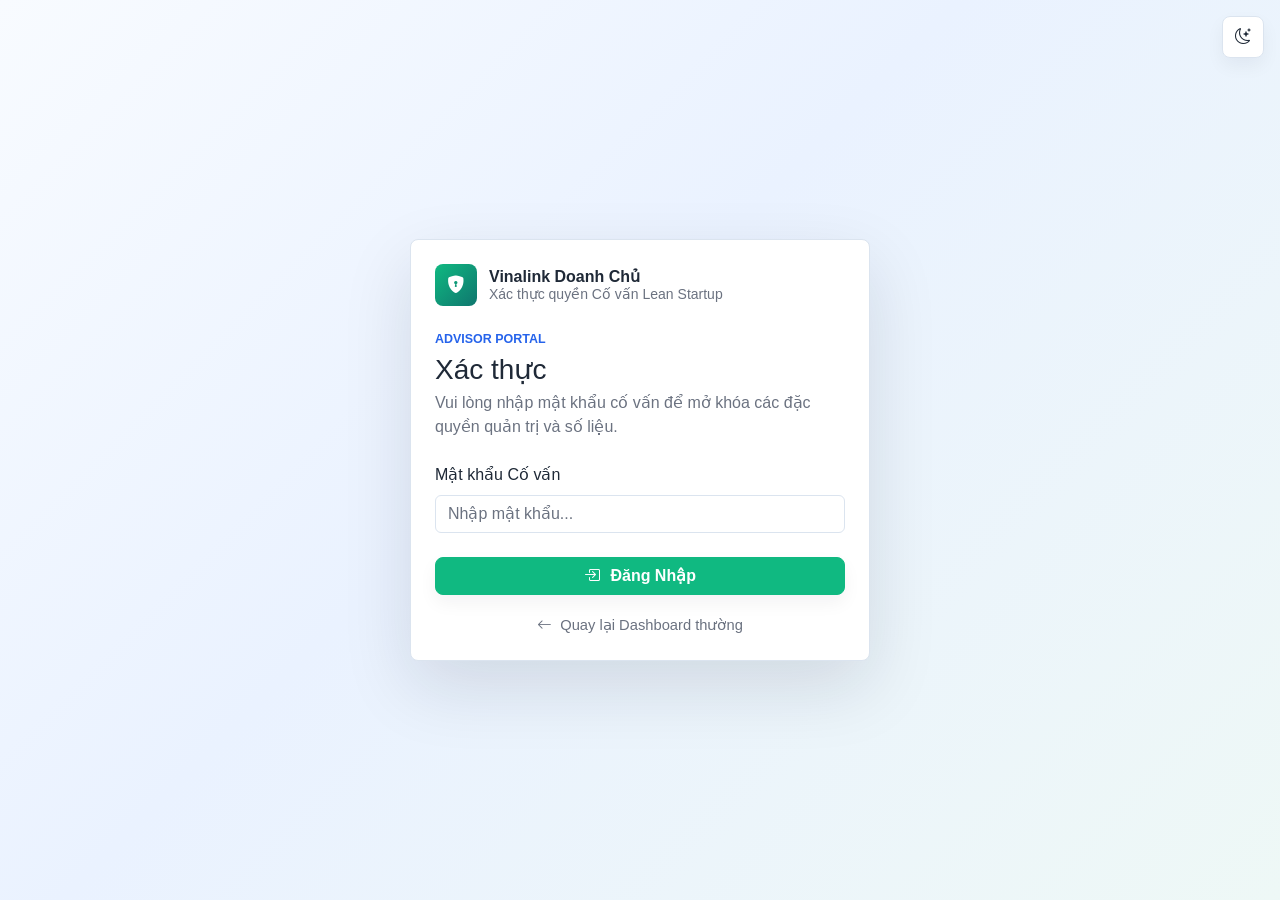
<file: html/login.html>
<!DOCTYPE html>
<html lang="vi">
<head>
  <meta charset="UTF-8">
  <meta name="viewport" content="width=device-width, initial-scale=1.0">
  <meta name="description" content="Vinalink Doanh Chủ Portal Authentication">
  <title>Đăng nhập Cố vấn | Vinalink Portal</title>

  <link rel="stylesheet" href="../assets/css/bootstrap.min.css">
  <link rel="stylesheet" href="../assets/vendors/bootstrap-icons/bootstrap-icons.css">
  <link rel="stylesheet" href="../assets/css/style.css">
</head>

<body class="auth-body">
  <button class="icon-button theme-toggle auth-theme-toggle" type="button" data-theme-toggle aria-label="Switch color theme" title="Switch color theme">
    <i class="bi bi-moon-stars" data-theme-icon aria-hidden="true"></i>
  </button>
  
  <main class="auth-page">
    <section class="auth-card" style="max-width: 480px;">
      <a class="auth-brand" href="index.html">
        <span class="brand-icon" style="background: linear-gradient(135deg, #10b981, #0f766e);">
          <i class="bi bi-shield-lock-fill" aria-hidden="true"></i>
        </span>
        <span>
          <strong>Vinalink Doanh Chủ</strong>
          <small>Xác thực quyền Cố vấn Lean Startup</small>
        </span>
      </a>
      
      <form class="needs-validation" id="loginForm" novalidate>
        <div class="mb-4">
          <p class="eyebrow mb-1">Advisor Portal</p>
          <h1 class="h3 mb-1">Xác thực</h1>
          <p class="text-muted mb-0">Vui lòng nhập mật khẩu cố vấn để mở khóa các đặc quyền quản trị và số liệu.</p>
        </div>
        
        <div class="mb-4">
          <label class="form-label" for="advisorPassword">Mật khẩu Cố vấn</label>
          <input class="form-control" id="advisorPassword" type="password" required placeholder="Nhập mật khẩu...">
          <div class="invalid-feedback">Vui lòng nhập mật khẩu.</div>
          <div id="loginError" class="text-danger small mt-2 d-none">Mật khẩu không chính xác! Vui lòng thử lại.</div>
        </div>
        
        <button class="btn btn-success w-100" type="submit" style="background-color: #10b981; border-color: #10b981;">
          <i class="bi bi-box-arrow-in-right me-1" aria-hidden="true"></i> Đăng Nhập
        </button>
      </form>
      
      <div class="auth-footer">
        <a href="index.html" class="text-muted"><i class="bi bi-arrow-left me-1"></i> Quay lại Dashboard thường</a>
      </div>
    </section>
  </main>

  <script src="../assets/js/bootstrap.bundle.min.js"></script>
  <script src="../assets/js/main.js"></script>
  
  <script>
    // SHA-256 hashing helper
    async function sha256(text) {
      const msgBuffer = new TextEncoder().encode(text);
      const hashBuffer = await crypto.subtle.digest('SHA-256', msgBuffer);
      const hashArray = Array.from(new Uint8Array(hashBuffer));
      return hashArray.map(b => b.toString(16).padStart(2, '0')).join('');
    }

    document.getElementById("loginForm").addEventListener("submit", async function(event) {
      event.preventDefault();
      event.stopPropagation();
      
      const passwordInput = document.getElementById("advisorPassword").value;
      const errorDiv = document.getElementById("loginError");
      
      if (!passwordInput) {
        this.classList.add("was-validated");
        return;
      }
      
      try {
        const hash = await sha256(passwordInput);
        if (hash === "7134e62c3f9841a77a71c08f222d9c66e0d315f8a7067a29fe61d7f3b3423107") {
          errorDiv.classList.add("d-none");
          localStorage.setItem("sihub_is_admin", "true");
          // Redirect to index
          window.location.href = "index.html";
        } else {
          errorDiv.classList.remove("d-none");
          document.getElementById("advisorPassword").value = "";
        }
      } catch (error) {
        console.error("Auth error:", error);
        alert("Lỗi xác thực hệ thống!");
      }
      
      this.classList.add("was-validated");
    });
  </script>
</body>
</html>
</file>
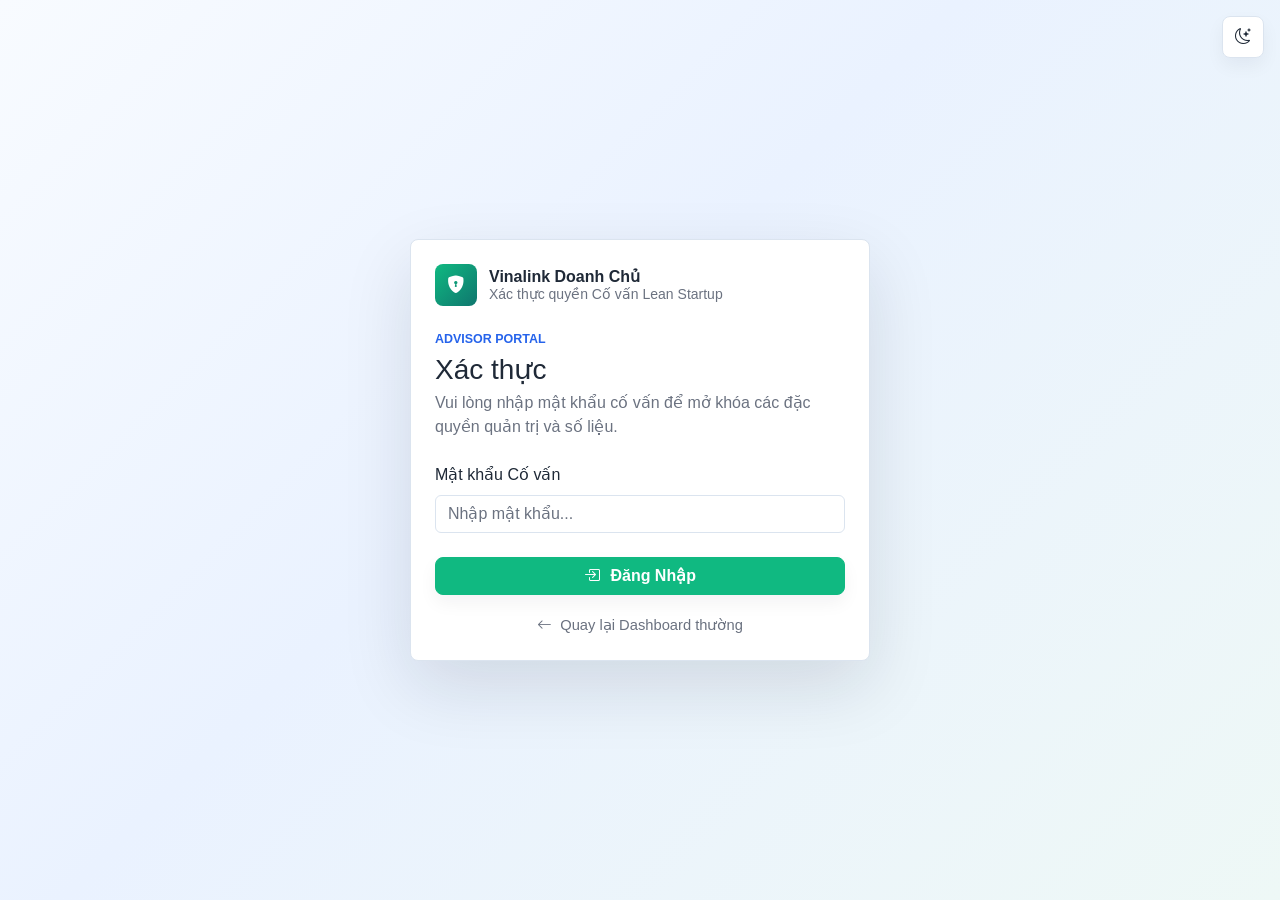
<file: html/settings.html>
<!DOCTYPE html>
<html lang="vi">
<head>
  <meta charset="UTF-8">
  <meta name="viewport" content="width=device-width, initial-scale=1.0">
  <meta name="description" content="Vinalink Doanh Chủ Portal Settings">
  <title>Cài đặt Hệ thống | Vinalink Portal</title>

  <link rel="stylesheet" href="../assets/css/bootstrap.min.css">
  <link rel="stylesheet" href="../assets/vendors/bootstrap-icons/bootstrap-icons.css">
  <link rel="stylesheet" href="../assets/css/style.css">
</head>

<body>
  <!-- Check Auth State immediately to avoid flickering -->
  <script>
    if (localStorage.getItem("sihub_is_admin") !== "true") {
      alert("Đặc quyền Cố vấn yêu cầu xác thực. Vui lòng đăng nhập!");
      window.location.href = "login.html";
    }
  </script>

  <div class="admin-shell">
    <div class="sidebar-backdrop" data-sidebar-close></div>

    <!-- Sidebar Navigation -->
    <aside class="admin-sidebar" id="adminSidebar" aria-label="Main navigation">
      <div class="sidebar-header">
        <a class="brand-mark" href="../index.html" aria-label="Vinalink Portal">
          <span class="brand-icon" style="background: linear-gradient(135deg, #10b981, #0f766e);">
            <i class="bi bi-grid-1x2-fill" aria-hidden="true"></i>
          </span>
          <span class="brand-copy">
            <span class="brand-title">Vinalink Portal</span>
            <span class="brand-subtitle">Doanh Chủ Workspace</span>
          </span>
        </a>
      </div>

      <nav class="sidebar-nav">
        <a class="nav-link" href="../index.html"><span class="nav-icon"><i class="bi bi-house-door" aria-hidden="true"></i></span><span class="nav-text">Trang chủ Workspace</span></a>

        <a class="nav-link" href="index.html">
          <span class="nav-icon"><i class="bi bi-speedometer2" aria-hidden="true"></i></span>
          <span class="nav-text">Dashboard & Lộ trình</span>
        </a>
        <a class="nav-link" href="documents.html">
          <span class="nav-icon"><i class="bi bi-file-earmark-text" aria-hidden="true"></i></span>
          <span class="nav-text">Tài liệu Nghiên cứu</span>
        </a>
        <a class="nav-link" href="visualizer.html">
          <span class="nav-icon"><i class="bi bi-people" aria-hidden="true"></i></span>
          <span class="nav-text">Bộ Công Cụ Văn Hóa</span>
        </a>
        <a class="nav-link" href="simulator.html">
          <span class="nav-icon"><i class="bi bi-cpu" aria-hidden="true"></i></span>
          <span class="nav-text">Bộ Mô Phỏng</span>
        </a>
        <a class="nav-link" href="feedback.html">
          <span class="nav-icon"><i class="bi bi-clipboard-check" aria-hidden="true"></i></span>
          <span class="nav-text">Khảo sát Doanh chủ</span>
        </a>
        <a class="nav-link active" href="settings.html" aria-current="page">
          <span class="nav-icon"><i class="bi bi-gear" aria-hidden="true"></i></span>
          <span class="nav-text">Cài đặt Hệ thống</span>
        </a>
      </nav>

      <div class="sidebar-user">
        <img class="avatar-img avatar-md sidebar-user-avatar" src="../assets/images/avatar/avatar.jpg" alt="User Avatar">
        <strong>Doanh Chủ</strong>
        <small>Active Workspace</small>
      </div>

      <div class="sidebar-footer">
        <span class="status-dot"></span>
        <span class="sidebar-footer-text">Hệ thống hoạt động tốt</span>
      </div>
    </aside>

    <!-- Main Content Area -->
    <div class="admin-main">
      <nav class="navbar admin-navbar navbar-expand bg-white border-bottom">
        <div class="container-fluid px-3 px-lg-4">
          <button class="sidebar-toggle" type="button" data-sidebar-toggle aria-controls="adminSidebar" aria-expanded="true" aria-label="Toggle sidebar">
            <span></span>
            <span></span>
            <span></span>
          </button>

          <div class="navbar-actions ms-auto">
            <button class="icon-button theme-toggle" type="button" data-theme-toggle aria-label="Switch color theme" title="Switch color theme">
              <i class="bi bi-moon-stars" data-theme-icon aria-hidden="true"></i>
            </button>
            <div class="dropdown">
              <button class="profile-button dropdown-toggle" type="button" data-bs-toggle="dropdown" aria-expanded="false">
                <img class="avatar-img avatar-sm" src="../assets/images/avatar/avatar.jpg" alt="User Avatar">
                <span class="profile-name d-none d-sm-inline">Loading...</span>
              </button>
              <ul class="dropdown-menu dropdown-menu-end">
                <li><button class="dropdown-item text-danger" id="logoutBtn"><i class="bi bi-box-arrow-right me-1"></i> Đăng xuất Cố vấn</button></li>
              </ul>
            </div>
          </div>
        </div>
      </nav>

      <main class="dashboard-content">
        <div class="container-fluid px-3 px-lg-4 py-4">
          
          <div class="page-heading mb-4">
            <div class="page-heading-copy">
              <span class="page-icon bg-success text-white"><i class="bi bi-gear-fill" aria-hidden="true"></i></span>
              <div>
                <p class="eyebrow mb-1">Cài đặt Hệ thống</p>
                <h1 class="h3 mb-1">Đồng bộ Google Sheets</h1>
                <p class="text-muted mb-0">Cấu hình API Web App Google Apps Script và mã lực bảo mật kết nối.</p>
              </div>
            </div>
          </div>

          <section class="row g-3">
            <div class="col-12 col-xl-8">
              <div class="panel p-4">
                <h2 class="h5 mb-3 section-title"><i class="bi bi-link-45deg me-1"></i><span>Kết nối API</span></h2>
                <form id="settingsForm" class="needs-validation" novalidate>
                  <div class="mb-3">
                    <label class="form-label" for="scriptUrl">Google Apps Script Web App URL</label>
                    <input class="form-control" id="scriptUrl" type="url" placeholder="https://script.google.com/macros/s/.../exec" required>
                    <div class="invalid-feedback">Vui lòng nhập đường dẫn URL hợp lệ.</div>
                  </div>
                  <div class="mb-3">
                    <label class="form-label" for="accessToken">Mã Access Token Bảo Mật Backend</label>
                    <input class="form-control" id="accessToken" type="text" placeholder="Mã xác thực gửi kèm payload" required>
                    <div class="invalid-feedback">Vui lòng nhập mã Access Token.</div>
                  </div>
                  <div class="d-flex justify-content-end gap-2 mt-4">
                    <button class="btn btn-success" type="submit"><i class="bi bi-save me-1"></i> Lưu Cấu Hình</button>
                  </div>
                </form>
              </div>
            </div>

            <!-- Guide Panel -->
            <div class="col-12 col-xl-4">
              <div class="panel p-4 h-100">
                <h2 class="h5 mb-3 section-title"><i class="bi bi-journal-code me-1"></i><span>Hướng dẫn Apps Script</span></h2>
                <div class="text-muted small">
                  <p class="mb-2">1. Mở Google Sheet, chọn <strong>Extensions > Apps Script</strong>.</p>
                  <p class="mb-2">2. Dán đoạn mã sau vào dự án:</p>
                  <pre class="bg-dark text-light p-2 rounded overflow-auto" style="font-size: 0.75rem; font-family: monospace;">
function doPost(e) {
  var sheet = SpreadsheetApp.getActiveSpreadsheet().getActiveSheet();
  var data = JSON.parse(e.postData.contents);
  
  if (data.accessToken !== "MÃ_ACCESS_TOKEN_CỦA_BẠN") {
    return ContentService.createTextOutput("Access Denied").setMimeType(ContentService.MimeType.TEXT);
  }
  
  sheet.appendRow([
    data.timestamp, data.doanhChuName, data.e1, data.e2, data.e3, data.motivation,
    data.a2, data.totalMembers, data.distributionRatio, data.culture, data.leadershipStyle,
    data.d1, data.d2, data.skills.join(", "), data.a1.join(", "), data.lvpStyle,
    data.lvpIntra.join(", "), data.lvpInter.join(", "), data.lvpBrand, data.b1, data.b2,
    data.c1.join(", "), data.c2
  ]);
  return ContentService.createTextOutput("Success").setMimeType(ContentService.MimeType.TEXT);
}</pre>
                  <p class="mb-2">3. Chọn <strong>Deploy > New Deployment</strong>, chọn loại <strong>Web App</strong>.</p>
                  <p class="mb-0">4. Thiết lập <em>Execute as: Me</em> và <em>Who has access: Anyone</em>, sao chép URL dán vào ô bên cạnh.</p>
                </div>
              </div>
            </div>
          </section>

        </div>
      </main>

      <footer class="admin-footer">
        <div class="container-fluid px-3 px-lg-4">
          <span>Copyright 2026 Vinalink Doanh Chủ Portal • Thiết kế dựa trên adminHMD</span>
          <span>Bảo mật hệ thống thông tin</span>
        </div>
      </footer>
    </div>
  </div>

  <script>
    // Bind profile before loading main.js
    window.adminHMDUser = {
      name: localStorage.getItem("sihub_is_admin") === "true" ? "Cố vấn Lean Startup" : "Doanh chủ Vinalink",
      workspace: "Vinalink Project",
      avatar: "../assets/images/avatar/avatar.jpg"
    };
  </script>
  <script src="../assets/js/bootstrap.bundle.min.js"></script>
  <script src="../assets/js/main.js"></script>

  <script>
    // Load config from localStorage
    document.addEventListener("DOMContentLoaded", () => {
      const scriptUrlInput = document.getElementById("scriptUrl");
      const accessTokenInput = document.getElementById("accessToken");

      scriptUrlInput.value = localStorage.getItem("sihub_script_url") || "https://script.google.com/macros/s/AKfycbyDn9skLtbRrTpc0T2kKyM0N3WZ0XiLgr0foFEQB3aEeyxc2WpaidgXqrjEcqAgNZ8tiA/exec";
      accessTokenInput.value = localStorage.getItem("sihub_access_token") || "@_sihub_token_2026";

      // Form submission
      document.getElementById("settingsForm").addEventListener("submit", function(e) {
        e.preventDefault();
        e.stopPropagation();

        if (this.checkValidity()) {
          localStorage.setItem("sihub_script_url", scriptUrlInput.value.trim());
          localStorage.setItem("sihub_access_token", accessTokenInput.value.trim());
          alert("Lưu cấu hình API Google Sheets thành công!");
        }
        this.classList.add("was-validated");
      });

      // Logout handler
      document.getElementById("logoutBtn").addEventListener("click", () => {
        localStorage.removeItem("sihub_is_admin");
        alert("Đã đăng xuất tài khoản Cố vấn.");
        window.location.href = "index.html";
      });
    });
  </script>
</body>
</html>
</file>
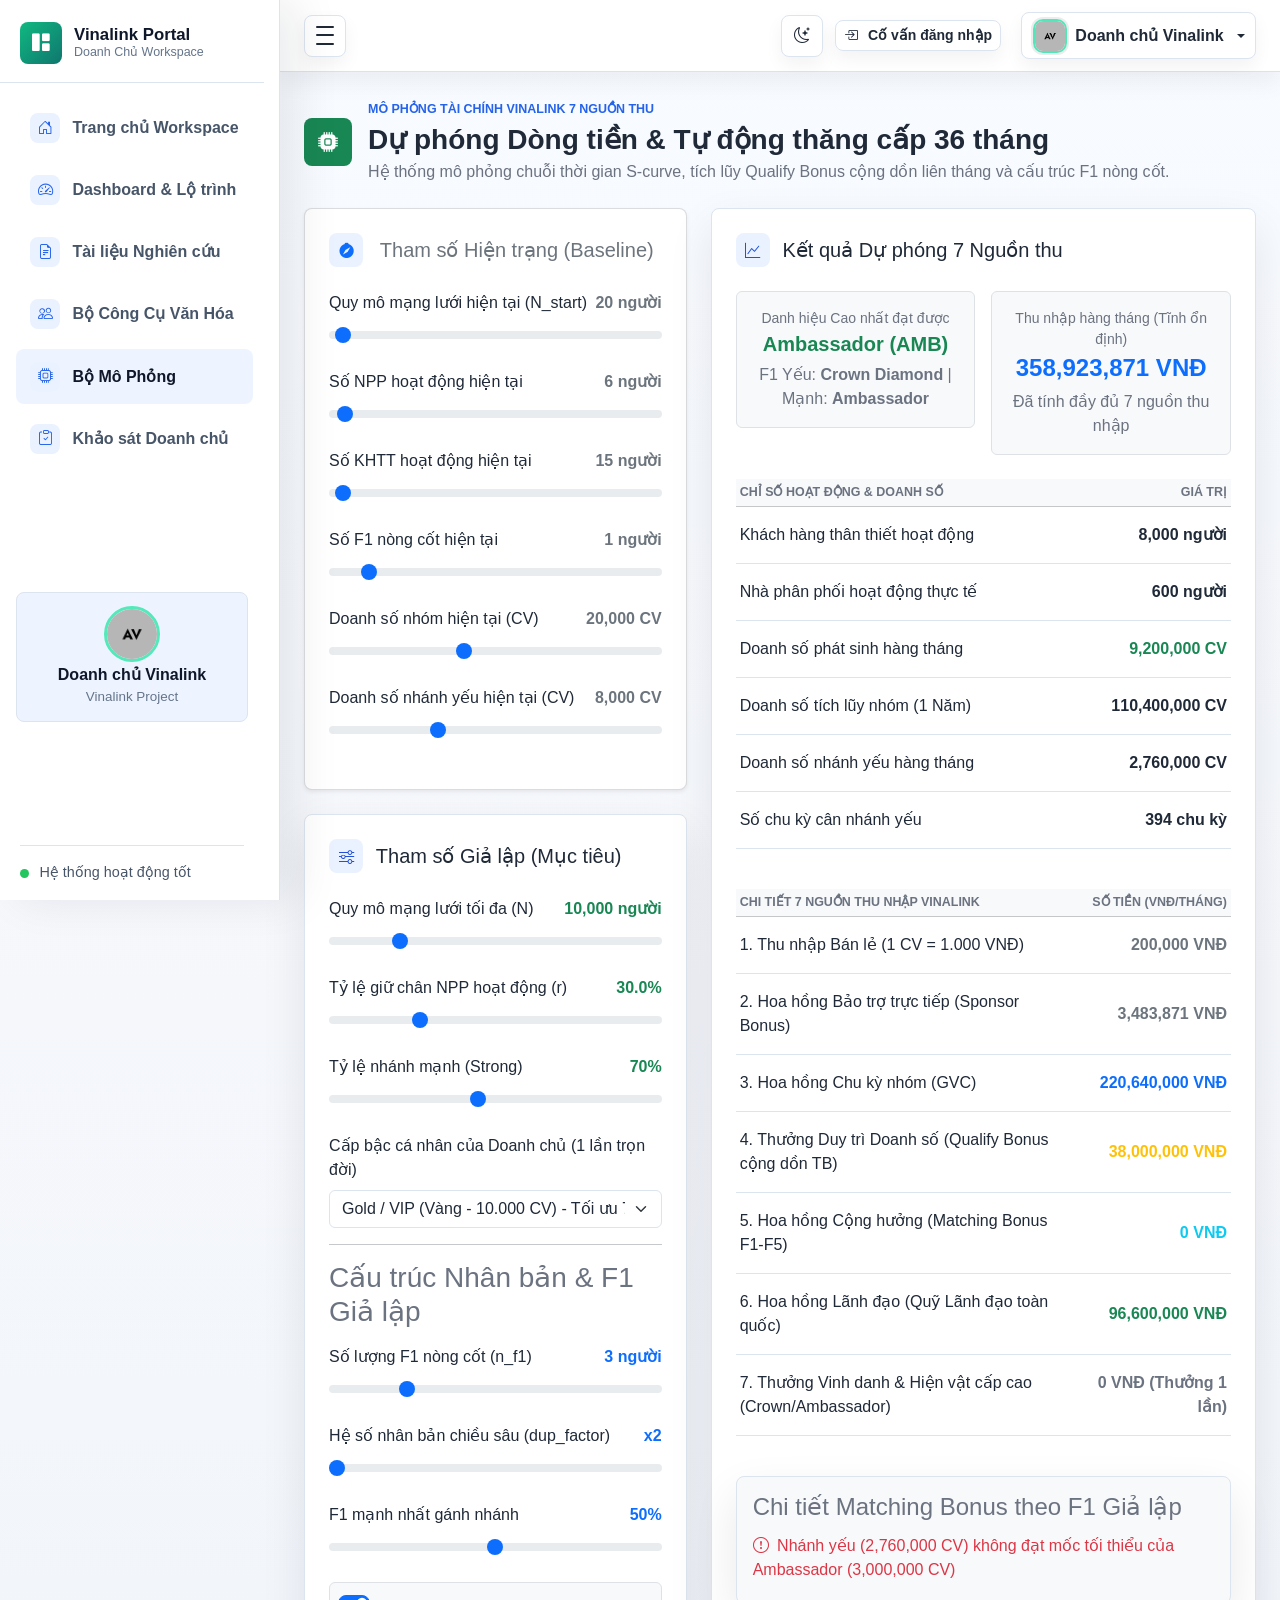
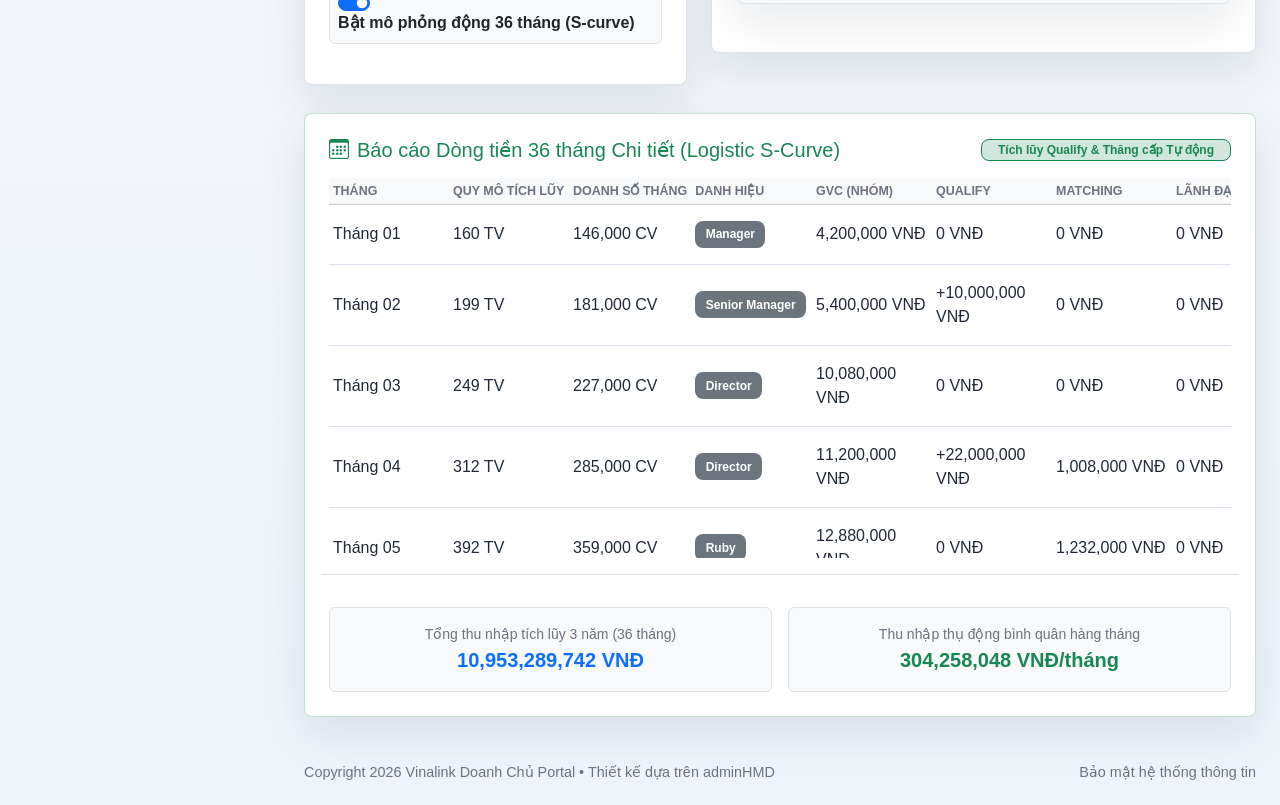
<file: html/simulator.html>
<!DOCTYPE html>
<html lang="vi">
<head>
  <meta charset="UTF-8">
  <meta name="viewport" content="width=device-width, initial-scale=1.0">
  <title>Vinalink Doanh Chủ Portal - Mô phỏng Tài chính 36 tháng</title>

  <!-- Google Fonts & Bootstrap Icons -->
  <link rel="preconnect" href="https://fonts.googleapis.com">
  <link rel="preconnect" href="https://fonts.gstatic.com" crossorigin>
  <link href="https://fonts.googleapis.com/css2?family=Plus+Jakarta+Sans:wght@300;400;500;600;700&display=swap" rel="stylesheet">
  <link rel="stylesheet" href="https://cdn.jsdelivr.net/npm/bootstrap-icons@1.11.3/font/bootstrap-icons.min.css">

  <!-- Core Theme Style -->
  <link rel="stylesheet" href="../assets/css/bootstrap.min.css">
  <link rel="stylesheet" href="../assets/vendors/bootstrap-icons/bootstrap-icons.css">
  <link rel="stylesheet" href="../assets/css/style.css">
</head>
<body class="bg-light">

  <div class="admin-shell">
    <div class="sidebar-backdrop" data-sidebar-close></div>

    <!-- Sidebar Navigation -->
    <aside class="admin-sidebar" id="adminSidebar" aria-label="Main navigation">
      <div class="sidebar-header">
        <a class="brand-mark" href="../index.html" aria-label="Vinalink Portal">
          <span class="brand-icon" style="background: linear-gradient(135deg, #10b981, #0f766e);">
            <i class="bi bi-grid-1x2-fill" aria-hidden="true"></i>
          </span>
          <span class="brand-copy">
            <span class="brand-title">Vinalink Portal</span>
            <span class="brand-subtitle">Doanh Chủ Workspace</span>
          </span>
        </a>
      </div>

      <nav class="sidebar-nav">
        <a class="nav-link" href="../index.html"><span class="nav-icon"><i class="bi bi-house-door" aria-hidden="true"></i></span><span class="nav-text">Trang chủ Workspace</span></a>

        <a class="nav-link" href="index.html">
          <span class="nav-icon"><i class="bi bi-speedometer2" aria-hidden="true"></i></span>
          <span class="nav-text">Dashboard & Lộ trình</span>
        </a>
        <a class="nav-link" href="documents.html">
          <span class="nav-icon"><i class="bi bi-file-earmark-text" aria-hidden="true"></i></span>
          <span class="nav-text">Tài liệu Nghiên cứu</span>
        </a>
        <a class="nav-link" href="visualizer.html">
          <span class="nav-icon"><i class="bi bi-people" aria-hidden="true"></i></span>
          <span class="nav-text">Bộ Công Cụ Văn Hóa</span>
        </a>
        <a class="nav-link active" href="simulator.html" aria-current="page">
          <span class="nav-icon"><i class="bi bi-cpu" aria-hidden="true"></i></span>
          <span class="nav-text">Bộ Mô Phỏng</span>
        </a>
        <a class="nav-link" href="feedback.html">
          <span class="nav-icon"><i class="bi bi-clipboard-check" aria-hidden="true"></i></span>
          <span class="nav-text">Khảo sát Doanh chủ</span>
        </a>
        <a class="nav-link" id="settingsSidebarLink" href="settings.html">
          <span class="nav-icon"><i class="bi bi-gear" aria-hidden="true"></i></span>
          <span class="nav-text">Cài đặt Hệ thống</span>
        </a>
      </nav>

      <div class="sidebar-user">
        <img class="avatar-img avatar-md sidebar-user-avatar" src="../assets/images/avatar/avatar.jpg" alt="User Avatar">
        <strong>Doanh Chủ</strong>
        <small>Active Workspace</small>
      </div>

      <div class="sidebar-footer">
        <span class="status-dot"></span>
        <span class="sidebar-footer-text">Hệ thống hoạt động tốt</span>
      </div>
    </aside>

    <!-- Main Content Area -->
    <div class="admin-main">
      <nav class="navbar admin-navbar navbar-expand bg-white border-bottom">
        <div class="container-fluid px-3 px-lg-4">
          <button class="sidebar-toggle" type="button" data-sidebar-toggle aria-controls="adminSidebar" aria-expanded="true" aria-label="Toggle sidebar">
            <span></span>
            <span></span>
            <span></span>
          </button>

          <div class="navbar-actions ms-auto">
            <button class="icon-button theme-toggle" type="button" data-theme-toggle aria-label="Switch color theme" title="Switch color theme">
              <i class="bi bi-moon-stars" data-theme-icon aria-hidden="true"></i>
            </button>
            
            <!-- Admin Role Badge -->
            <div id="adminBadge" class="d-none">
              <span class="badge bg-success-subtle text-success border border-success-subtle px-2 py-1.5 rounded text-xs font-semibold">
                <i class="bi bi-shield-check me-1"></i> Quyền Cố Vấn
              </span>
            </div>
            
            <a href="login.html" id="loginBtn" class="btn btn-outline-secondary btn-sm me-2">
              <i class="bi bi-box-arrow-in-right me-1"></i> Cố vấn đăng nhập
            </a>

            <div class="dropdown">
              <button class="profile-button dropdown-toggle" type="button" data-bs-toggle="dropdown" aria-expanded="false">
                <img class="avatar-img avatar-sm" src="../assets/images/avatar/avatar.jpg" alt="User Avatar">
                <span class="profile-name d-none d-sm-inline">Loading...</span>
              </button>
              <ul class="dropdown-menu dropdown-menu-end">
                <li><a class="dropdown-item" href="login.html" id="dropdownAuthLink">Đăng nhập Cố vấn</a></li>
                <li><button class="dropdown-item text-danger d-none" id="logoutBtn"><i class="bi bi-box-arrow-right me-1"></i> Đăng xuất Cố vấn</button></li>
              </ul>
            </div>
          </div>
        </div>
      </nav>

      <main class="dashboard-content">
        <div class="container-fluid px-3 px-lg-4 py-4">
          
          <div class="page-heading mb-4">
            <div class="page-heading-copy">
              <span class="page-icon bg-success text-white"><i class="bi bi-cpu-fill" aria-hidden="true"></i></span>
              <div>
                <p class="eyebrow mb-1">Mô phỏng tài chính Vinalink 7 Nguồn thu</p>
                <h1 class="h3 mb-1">Dự phóng Dòng tiền & Tự động thăng cấp 36 tháng</h1>
                <p class="text-muted mb-0">Hệ thống mô phỏng chuỗi thời gian S-curve, tích lũy Qualify Bonus cộng dồn liên tháng và cấu trúc F1 nòng cốt.</p>
              </div>
            </div>
          </div>

          <div class="row g-4">
            <!-- Inputs Panel -->
            <div class="col-12 col-lg-5">
              <!-- Baseline Inputs Panel -->
              <div class="panel p-4 mb-4 border border-secondary border-opacity-25 bg-white shadow-sm">
                <h2 class="h5 mb-4 section-title text-secondary"><i class="bi bi-compass-fill me-2 text-primary"></i><span>Tham số Hiện trạng (Baseline)</span></h2>
                
                <div class="mb-3">
                  <label class="form-label d-flex justify-content-between text-xs" for="sizeStartInput">
                    <span>Quy mô mạng lưới hiện tại (N_start)</span>
                    <span class="fw-bold text-secondary" id="sizeStartVal">20 người</span>
                  </label>
                  <input type="range" class="form-range" id="sizeStartInput" min="2" max="1000" step="1" value="20">
                </div>

                <div class="mb-3">
                  <label class="form-label d-flex justify-content-between text-xs" for="nppStartInput">
                    <span>Số NPP hoạt động hiện tại</span>
                    <span class="fw-bold text-secondary" id="nppStartVal">6 người</span>
                  </label>
                  <input type="range" class="form-range" id="nppStartInput" min="1" max="200" step="1" value="6">
                </div>

                <div class="mb-3">
                  <label class="form-label d-flex justify-content-between text-xs" for="khttStartInput">
                    <span>Số KHTT hoạt động hiện tại</span>
                    <span class="fw-bold text-secondary" id="khttStartVal">15 người</span>
                  </label>
                  <input type="range" class="form-range" id="khttStartInput" min="1" max="800" step="1" value="15">
                </div>

                <div class="mb-3">
                  <label class="form-label d-flex justify-content-between text-xs" for="f1StartInput">
                    <span>Số F1 nòng cốt hiện tại</span>
                    <span class="fw-bold text-secondary" id="f1StartVal">1 người</span>
                  </label>
                  <input type="range" class="form-range" id="f1StartInput" min="0" max="10" step="1" value="1">
                </div>

                <div class="mb-3">
                  <label class="form-label d-flex justify-content-between text-xs" for="cvStartInput">
                    <span>Doanh số nhóm hiện tại (CV)</span>
                    <span class="fw-bold text-secondary" id="cvStartVal">20,000 CV</span>
                  </label>
                  <input type="range" class="form-range" id="cvStartInput" min="0" max="50000" step="500" value="20000">
                </div>

                <div class="mb-3">
                  <label class="form-label d-flex justify-content-between text-xs" for="cvWeakStartInput">
                    <span>Doanh số nhánh yếu hiện tại (CV)</span>
                    <span class="fw-bold text-secondary" id="cvWeakStartVal">8,000 CV</span>
                  </label>
                  <input type="range" class="form-range" id="cvWeakStartInput" min="0" max="25000" step="500" value="8000">
                </div>
              </div>

              <!-- Target Settings Panel -->
              <div class="panel p-4">
                <h2 class="h5 mb-4 section-title"><i class="bi bi-sliders me-1"></i><span>Tham số Giả lập (Mục tiêu)</span></h2>
                
                <div class="mb-3">
                  <label class="form-label d-flex justify-content-between text-xs" for="sizeInput">
                    <span>Quy mô mạng lưới tối đa (N)</span>
                    <span class="fw-bold text-success" id="sizeVal">10,000 người</span>
                  </label>
                  <input type="range" class="form-range" id="sizeInput" min="100" max="50000" step="100" value="10000">
                </div>

                <div class="mb-3">
                  <label class="form-label d-flex justify-content-between text-xs" for="retentionInput">
                    <span>Tỷ lệ giữ chân NPP hoạt động (r)</span>
                    <span class="fw-bold text-success" id="retentionVal">30.0%</span>
                  </label>
                  <input type="range" class="form-range" id="retentionInput" min="5" max="100" step="5" value="30">
                </div>

                <div class="mb-3">
                  <label class="form-label d-flex justify-content-between text-xs" for="splitInput">
                    <span>Tỷ lệ nhánh mạnh (Strong)</span>
                    <span class="fw-bold text-success" id="splitVal">70%</span>
                  </label>
                  <input type="range" class="form-range" id="splitInput" min="50" max="95" step="5" value="70">
                </div>

                <div class="mb-3">
                  <label class="form-label text-xs" for="rankInput">Cấp bậc cá nhân của Doanh chủ (1 lần trọn đời)</label>
                  <select class="form-select text-xs" id="rankInput">
                    <option value="BRONZE">Bronze (Đồng - 2.000 CV)</option>
                    <option value="SILVER">Silver (Bạc - 4.000 CV)</option>
                    <option value="GOLD" selected>Gold / VIP (Vàng - 10.000 CV) - Tối ưu 7 nguồn thu</option>
                  </select>
                </div>

                <hr class="my-3">

                <h3 class="text-xs font-bold text-muted uppercase tracking-wider mb-3">Cấu trúc Nhân bản & F1 Giả lập</h3>
                
                <div class="mb-3">
                  <label class="form-label d-flex justify-content-between text-xs" for="f1Input">
                    <span>Số lượng F1 nòng cốt (n_f1)</span>
                    <span class="fw-bold text-primary" id="f1Val">3 người</span>
                  </label>
                  <input type="range" class="form-range" id="f1Input" min="1" max="10" step="1" value="3">
                </div>

                <div class="mb-3">
                  <label class="form-label d-flex justify-content-between text-xs" for="dupInput">
                    <span>Hệ số nhân bản chiều sâu (dup_factor)</span>
                    <span class="fw-bold text-primary" id="dupVal">x2</span>
                  </label>
                  <input type="range" class="form-range" id="dupInput" min="2" max="5" step="1" value="2">
                </div>

                <div class="mb-3">
                  <label class="form-label d-flex justify-content-between text-xs" for="f1ShareInput">
                    <span>F1 mạnh nhất gánh nhánh</span>
                    <span class="fw-bold text-primary" id="f1ShareVal">50%</span>
                  </label>
                  <input type="range" class="form-range" id="f1ShareInput" min="10" max="90" step="5" value="50">
                </div>

                <div class="mb-3 form-check form-switch text-xs bg-light p-2 rounded border">
                  <input class="form-check-input ms-0 me-2" type="checkbox" id="dynamicMode" checked>
                  <label class="form-check-label fw-bold text-dark" for="dynamicMode">Bật mô phỏng động 36 tháng (S-curve)</label>
                </div>

              </div>
            </div>

            <!-- Outputs Panel -->
            <div class="col-12 col-lg-7">
              <div class="panel p-4">
                <h2 class="h5 mb-4 section-title"><i class="bi bi-graph-up me-1"></i><span>Kết quả Dự phóng 7 Nguồn thu</span></h2>
                
                <div class="row g-3 mb-4">
                  <div class="col-6">
                    <div class="bg-light p-3 rounded border text-center">
                      <div class="text-muted small">Danh hiệu Cao nhất đạt được</div>
                      <div class="fs-5 fw-bold text-success" id="resTitle">Loading...</div>
                      <div class="text-[10px] text-muted mt-1">
                        F1 Yếu: <span id="resF1Weak" class="fw-bold">...</span> | Mạnh: <span id="resF1Strong" class="fw-bold">...</span>
                      </div>
                    </div>
                  </div>
                  <div class="col-6">
                    <div class="bg-light p-3 rounded border text-center">
                      <div class="text-muted small">Thu nhập hàng tháng (Tĩnh ổn định)</div>
                      <div class="fs-4 fw-bold text-primary" id="resTotalIncome">0 VNĐ</div>
                      <div class="text-[10px] text-muted mt-1">Đã tính đầy đủ 7 nguồn thu nhập</div>
                    </div>
                  </div>
                </div>

                <div class="table-responsive mb-4">
                  <table class="table table-sm align-middle text-xs">
                    <thead>
                      <tr class="table-light">
                        <th style="width: 50%;">Chỉ số hoạt động & Doanh số</th>
                        <th class="text-end" style="width: 50%;">Giá trị</th>
                      </tr>
                    </thead>
                    <tbody>
                      <tr>
                        <td>Khách hàng thân thiết hoạt động</td>
                        <td class="text-end fw-bold" id="resConsumers">0 người</td>
                      </tr>
                      <tr>
                        <td>Nhà phân phối hoạt động thực tế</td>
                        <td class="text-end fw-bold" id="resDistributors">0 người</td>
                      </tr>
                      <tr>
                        <td>Doanh số phát sinh hàng tháng</td>
                        <td class="text-end fw-bold text-success" id="resMonthlyCv">0 CV</td>
                      </tr>
                      <tr>
                        <td>Doanh số tích lũy nhóm (1 Năm)</td>
                        <td class="text-end fw-bold" id="resAccumulatedCv">0 CV</td>
                      </tr>
                      <tr>
                        <td>Doanh số nhánh yếu hàng tháng</td>
                        <td class="text-end fw-bold" id="resWeakCv">0 CV</td>
                      </tr>
                      <tr>
                        <td>Số chu kỳ cân nhánh yếu</td>
                        <td class="text-end fw-bold" id="resCycles">0 chu kỳ</td>
                      </tr>
                    </tbody>
                  </table>
                </div>

                <div class="table-responsive mb-4">
                  <table class="table table-sm align-middle text-xs">
                    <thead>
                      <tr class="table-light">
                        <th>Chi tiết 7 Nguồn thu nhập Vinalink</th>
                        <th class="text-end">Số tiền (VNĐ/tháng)</th>
                      </tr>
                    </thead>
                    <tbody>
                      <tr>
                        <td>1. Thu nhập Bán lẻ (1 CV = 1.000 VNĐ)</td>
                        <td class="text-end fw-bold text-secondary" id="resRetailIncome">0 VNĐ</td>
                      </tr>
                      <tr>
                        <td>2. Hoa hồng Bảo trợ trực tiếp (Sponsor Bonus)</td>
                        <td class="text-end fw-bold text-secondary" id="resSponsorIncome">0 VNĐ</td>
                      </tr>
                      <tr>
                        <td>
                          3. Hoa hồng Chu kỳ nhóm (GVC)
                          <span id="maxoutWarning" class="badge bg-danger d-none ms-1">Bị trần Maxout!</span>
                        </td>
                        <td class="text-end fw-bold text-primary" id="resBinaryIncome">0 VNĐ</td>
                      </tr>
                      <tr>
                        <td>4. Thưởng Duy trì Doanh số (Qualify Bonus cộng dồn TB)</td>
                        <td class="text-end fw-bold text-warning" id="resQualifyIncome">0 VNĐ</td>
                      </tr>
                      <tr>
                        <td>5. Hoa hồng Cộng hưởng (Matching Bonus F1-F5)</td>
                        <td class="text-end fw-bold text-info" id="resMatchingIncome">0 VNĐ</td>
                      </tr>
                      <tr>
                        <td>6. Hoa hồng Lãnh đạo (Quỹ Lãnh đạo toàn quốc)</td>
                        <td class="text-end fw-bold text-success" id="resLeadershipIncome">0 VNĐ</td>
                      </tr>
                      <tr>
                        <td>7. Thưởng Vinh danh & Hiện vật cấp cao (Crown/Ambassador)</td>
                        <td class="text-end fw-bold text-muted" id="resAwardsIncome">0 VNĐ</td>
                      </tr>
                    </tbody>
                  </table>
                </div>

                <div class="panel p-3 bg-light mb-4" id="matchingBreakdownContainer">
                  <h4 class="text-xs font-bold text-muted uppercase tracking-wider mb-2">Chi tiết Matching Bonus theo F1 Giả lập</h4>
                  <div id="matchingBreakdown" class="text-[11px] text-muted space-y-1">
                    <!-- Loaded dynamically via JS -->
                  </div>
                </div>

              </div>
            </div>
          </div>

          <!-- Dynamic 36 Months Report Panel -->
          <div class="row g-4 mt-1" id="dynamicSection">
            <div class="col-12">
              <div class="panel p-4 border border-success border-opacity-25">
                <div class="d-flex justify-content-between align-items-center mb-3">
                  <h2 class="h5 mb-0 text-success"><i class="bi bi-calendar3 me-2"></i><span>Báo cáo Dòng tiền 36 tháng Chi tiết (Logistic S-Curve)</span></h2>
                  <span class="badge bg-success-subtle text-success border border-success px-3 py-1">Tích lũy Qualify & Thăng cấp Tự động</span>
                </div>

                <div class="table-responsive" style="max-height: 380px; overflow-y: auto;">
                  <table class="table table-sm table-hover align-middle text-xs mb-0">
                    <thead>
                      <tr class="table-light sticky-top">
                        <th>Tháng</th>
                        <th>Quy mô tích lũy</th>
                        <th>Doanh số tháng</th>
                        <th>Danh hiệu</th>
                        <th>GVC (Nhóm)</th>
                        <th>Qualify</th>
                        <th>Matching</th>
                        <th>Lãnh đạo</th>
                        <th>KPI F1 mới</th>
                        <th>Giờ làm tối ưu</th>
                        <th class="text-end">Tổng thu nhập tháng</th>
                      </tr>
                    </thead>
                    <tbody id="dynamicTableBody">
                      <!-- Loaded via JS -->
                    </tbody>
                  </table>
                </div>

                <div class="row g-3 mt-3 pt-3 border-top">
                  <div class="col-12 col-md-6">
                    <div class="bg-light p-3 rounded text-center border">
                      <div class="text-muted small">Tổng thu nhập tích lũy 3 năm (36 tháng)</div>
                      <div class="fs-5 fw-bold text-primary" id="dynTotal3Y">0 VNĐ</div>
                    </div>
                  </div>
                  <div class="col-12 col-md-6">
                    <div class="bg-light p-3 rounded text-center border">
                      <div class="text-muted small">Thu nhập thụ động bình quân hàng tháng</div>
                      <div class="fs-5 fw-bold text-success" id="dynAvgMonthly">0 VNĐ/tháng</div>
                    </div>
                  </div>
                </div>

              </div>
            </div>
          </div>

        </div>
      </main>

      <footer class="admin-footer">
        <div class="container-fluid px-3 px-lg-4">
          <span>Copyright 2026 Vinalink Doanh Chủ Portal • Thiết kế dựa trên adminHMD</span>
          <span>Bảo mật hệ thống thông tin</span>
        </div>
      </footer>
    </div>
  </div>

  <script>
    window.adminHMDUser = {
      name: localStorage.getItem("sihub_is_admin") === "true" ? "Cố vấn Lean Startup" : "Doanh chủ Vinalink",
      workspace: "Vinalink Project",
      avatar: "../assets/images/avatar/avatar.jpg"
    };
  </script>
  <script src="../assets/js/bootstrap.bundle.min.js"></script>
  <script src="../assets/js/main.js"></script>

  <script>
    // Vinalink Constant rules (translated from Python)
    const BRONZE_CV = 2000;
    const SILVER_CV = 4000;
    const GOLD_CV = 10000;

    const QUALIFY_BONUS_LOOKUP = {
      "BRONZE": { 80000: 5000, 240000: 10000, 550000: 25000 },
      "SILVER": { 80000: 10000, 240000: 15000, 550000: 30000 },
      "GOLD": { 80000: 10000, 240000: 22000, 550000: 38000 }
    };

    const TITLES = [
      { id: "M", min_group_cv: 80000, name: "Manager", req_f1_title: null },
      { id: "SM", min_group_cv: 240000, name: "Senior Manager", req_f1_title: null },
      { id: "DIR", min_group_cv: 550000, name: "Director", req_f1_title: null },
      { id: "RUBY", min_group_cv: 1100000, name: "Ruby", req_f1_title: null },
      { id: "EME", min_group_cv: 2200000, name: "Emerald", req_f1_title: null },
      { id: "DIA", min_group_cv: 4400000, name: "Diamond", req_f1_title: null },
      { id: "BD", min_group_cv: 6600000, name: "Blue Diamond", req_f1_title: "DIA" },
      { id: "BKD", min_group_cv: 10000000, name: "Black Diamond", req_f1_title: "BD" },
      { id: "CD", min_group_cv: 15000000, name: "Crown Diamond", req_f1_title: "BKD" },
      { id: "AMB", min_group_cv: 22000000, name: "Ambassador", req_f1_title: "CD" }
    ];

    const MAX_BINARY_LIMITS = {
      "M": [5000000, 10000000, 20000000],
      "SM": [10000000, 20000000, 40000000],
      "DIR": [50000000, 100000000, 200000000],
      "RUBY": [150000000, 300000000, 600000000],
      "EME": [300000000, 600000000, 1200000000],
      "DIA": [500000000, 1000000000, 2000000000],
      "BD": [800000000, 1600000000, 3000000000],
      "BKD": [1000000000, 2000000000, 4000000000],
      "CD": [1200000000, 2400000000, 5000000000],
      "AMB": [1500000000, 3000000000, 6000000000]
    };

    const MATCHING_RULES = {
      "DIR": { min_weak_cv: 85000, levels: { 1: 0.10, 2: 0.10 } },
      "RUBY": { min_weak_cv: 85000, levels: { 1: 0.10, 2: 0.10 } },
      "EME": { min_weak_cv: 85000, levels: { 1: 0.10, 2: 0.10 } },
      "DIA": { min_weak_cv: 300000, levels: { 1: 0.10, 2: 0.10, 3: 0.05 } },
      "BD": { min_weak_cv: 300000, levels: { 1: 0.10, 2: 0.10, 3: 0.05 } },
      "BKD": { min_weak_cv: 300000, levels: { 1: 0.10, 2: 0.10, 3: 0.05 } },
      "CD": { min_weak_cv: 700000, levels: { 1: 0.10, 2: 0.10, 3: 0.05, 4: 0.05 } },
      "AMB": { min_weak_cv: 3000000, levels: { 1: 0.10, 2: 0.10, 3: 0.05, 4: 0.05, 5: 0.05 } }
    };

    function getTitleByCvOnly(cv) {
      let titleId = null;
      let titleName = "NPP Thường";
      for (let t of TITLES) {
        if (cv >= t.min_group_cv) {
          titleId = t.id;
          titleName = t.name;
        }
      }
      return [titleId, titleName];
    }

    function determineFinalTitle(accumulatedGroupCv, cvWeakAccumulatedF1, cvStrongAccumulatedF1) {
      let [f1WeakTitleId] = getTitleByCvOnly(cvWeakAccumulatedF1);
      let [f1StrongTitleId] = getTitleByCvOnly(cvStrongAccumulatedF1);

      function isF1Qualified(reqTitleId, actualTitleId) {
        if (!reqTitleId) return true;
        if (!actualTitleId) return false;

        const titleIds = TITLES.map(t => t.id);
        const reqIdx = titleIds.indexOf(reqTitleId);
        const actualIdx = titleIds.indexOf(actualTitleId);
        return actualIdx >= reqIdx;
      }

      let finalTitleId = null;
      let finalTitleName = "NPP Thường";

      for (let t of TITLES) {
        if (accumulatedGroupCv >= t.min_group_cv) {
          let reqF1 = t.req_f1_title;
          if (reqF1) {
            let okWeak = isF1Qualified(reqF1, f1WeakTitleId);
            let okStrong = isF1Qualified(reqF1, f1StrongTitleId);
            if (okWeak && okStrong) {
              finalTitleId = t.id;
              finalTitleName = t.name;
            } else {
              break;
            }
          } else {
            finalTitleId = t.id;
            finalTitleName = t.name;
          }
        } else {
          break;
        }
      }

      const [, f1WeakName] = getTitleByCvOnly(cvWeakAccumulatedF1);
      const [, f1StrongName] = getTitleByCvOnly(cvStrongAccumulatedF1);

      return [finalTitleId, finalTitleName, f1WeakName, f1StrongName];
    }

    function runSimulation() {
      // Read Baseline Inputs
      const nStart = parseInt(document.getElementById("sizeStartInput").value);
      const nppStart = parseInt(document.getElementById("nppStartInput").value);
      const khttStart = parseInt(document.getElementById("khttStartInput").value);
      const f1Start = parseInt(document.getElementById("f1StartInput").value);
      const cvStart = parseInt(document.getElementById("cvStartInput").value);
      const cvWeakStart = parseInt(document.getElementById("cvWeakStartInput").value);

      // Read Target Inputs
      const nTotal = parseInt(document.getElementById("sizeInput").value);
      const rRetention = parseFloat(document.getElementById("retentionInput").value) / 100;
      const rSplitStrong = parseFloat(document.getElementById("splitInput").value) / 100;
      const personalRank = document.getElementById("rankInput").value;
      const nF1 = parseInt(document.getElementById("f1Input").value);
      const dupFactor = parseInt(document.getElementById("dupInput").value);
      const f1Share = parseFloat(document.getElementById("f1ShareInput").value) / 100;
      const isDynamic = document.getElementById("dynamicMode").checked;

      // Update Baseline Slider Labels
      document.getElementById("sizeStartVal").textContent = nStart.toLocaleString() + " người";
      document.getElementById("nppStartVal").textContent = nppStart.toLocaleString() + " người";
      document.getElementById("khttStartVal").textContent = khttStart.toLocaleString() + " người";
      document.getElementById("f1StartVal").textContent = f1Start.toLocaleString() + " người";
      document.getElementById("cvStartVal").textContent = cvStart.toLocaleString() + " CV";
      document.getElementById("cvWeakStartVal").textContent = cvWeakStart.toLocaleString() + " CV";

      // Update Target Slider Labels
      document.getElementById("sizeVal").textContent = nTotal.toLocaleString() + " người";
      document.getElementById("retentionVal").textContent = (rRetention * 100).toFixed(1) + "%";
      document.getElementById("splitVal").textContent = (rSplitStrong * 100) + "%";
      document.getElementById("f1Val").textContent = nF1 + " người";
      document.getElementById("dupVal").textContent = "x" + dupFactor;
      document.getElementById("f1ShareVal").textContent = (f1Share * 100) + "%";

      // 1. Static Calculations
      const pConsumer = 0.8;
      const pDistributor = 0.2;
      const vConsumerCv = 1000;
      const vDistributorCv = 2000;

      const nConsumer = Math.floor(nTotal * pConsumer);
      const nDistributor = Math.floor(nTotal * pDistributor);
      const nActiveDistributor = Math.floor(nDistributor * rRetention);

      const cvConsumerMonthly = nConsumer * vConsumerCv;
      const cvDistributorMonthly = nActiveDistributor * vDistributorCv;
      const cvTotalMonthly = cvConsumerMonthly + cvDistributorMonthly;
      const accumulatedGroupCv = cvTotalMonthly * 12;

      const rSplitWeak = 1.0 - rSplitStrong;
      const cvWeakMonthly = cvTotalMonthly * rSplitWeak;
      const cvStrongMonthly = cvTotalMonthly * rSplitStrong;

      const cvWeakAccumulatedF1 = (cvWeakMonthly * f1Share) * 12;
      const cvStrongAccumulatedF1 = (cvStrongMonthly * f1Share) * 12;

      const [titleId, groupTitle, f1WTitle, f1STitle] = determineFinalTitle(
        accumulatedGroupCv, cvWeakAccumulatedF1, cvStrongAccumulatedF1
      );

      // --- 7 Nguồn thu nhập (Static estimate) ---
      // 1. Retail
      const retailIncome = 200 * 1000;

      // 2. Sponsor Bonus
      const newNpp = Math.max(1, Math.floor(nActiveDistributor * 0.05));
      let sumStructuralNpp = 0;
      for (let i = 1; i <= 5; i++) sumStructuralNpp += nF1 * Math.pow(dupFactor, i - 1);

      const newF1 = newNpp * (nF1 / sumStructuralNpp);
      const newF2 = newNpp * ((nF1 * dupFactor) / sumStructuralNpp);
      let sumF3F5 = 0;
      for (let i = 3; i <= 5; i++) sumF3F5 += nF1 * Math.pow(dupFactor, i - 1);
      const newF3F5 = newNpp * (sumF3F5 / sumStructuralNpp);

      const sponsorIncomeRaw = (newF1 * 0.10 * 2000 * 1000) + (newF2 * 0.10 * 2000 * 1000) + (newF3F5 * 0.05 * 2000 * 1000);
      let goldSponsorBonus = 0;
      if (personalRank === "GOLD") {
        goldSponsorBonus = (newF1 * 0.20) * 1000000;
      }
      const sponsorIncome = sponsorIncomeRaw + goldSponsorBonus;

      // 3. Group Volume Commission (GVC)
      const titleIds = TITLES.map(t => t.id);
      let isDirectorOrAbove = false;
      if (titleId) {
        const dirIdx = titleIds.indexOf("DIR");
        const currIdx = titleIds.indexOf(titleId);
        isDirectorOrAbove = currIdx >= dirIdx;
      }

      const cycleSize = isDirectorOrAbove ? 7000 : 3000;
      const cycleBonus = isDirectorOrAbove ? 560000 : 300000;

      const numCycles = Math.floor(cvWeakMonthly / cycleSize);
      let binaryIncomeRaw = numCycles * cycleBonus;

      let binaryLimit = Infinity;
      let rankIdx = 2; // Gold
      if (personalRank === "BRONZE") rankIdx = 0;
      else if (personalRank === "SILVER") rankIdx = 1;

      if (titleId && MAX_BINARY_LIMITS[titleId]) {
        binaryLimit = MAX_BINARY_LIMITS[titleId][rankIdx];
      }
      const binaryIncome = Math.min(binaryIncomeRaw, binaryLimit);

      // 4. Qualify Bonus (Static model: directly based on milestone in month, no amortization)
      let qualifyIncome = 0;
      const rankMilestones = QUALIFY_BONUS_LOOKUP[personalRank] || {};
      if (cvWeakMonthly >= 550000) {
        qualifyIncome = (rankMilestones[550000] || 0) * 1000;
      } else if (cvWeakMonthly >= 240000) {
        qualifyIncome = (rankMilestones[240000] || 0) * 1000;
      } else if (cvWeakMonthly >= 80000) {
        qualifyIncome = (rankMilestones[80000] || 0) * 1000;
      }

      // 5. Matching Bonus
      let matchingIncome = 0;
      let matchingDetails = [];

      if (titleId && MATCHING_RULES[titleId]) {
        const rule = MATCHING_RULES[titleId];
        if (cvWeakMonthly >= rule.min_weak_cv) {
          for (const [levelStr, rate] of Object.entries(rule.levels)) {
            const level = parseInt(levelStr);
            const nppInLevel = nF1 * Math.pow(dupFactor, level - 1);
            const nppActiveInLevel = Math.min(nppInLevel, Math.max(1, Math.floor(nppInLevel * rRetention)));

            const cvWeakLevel = cvWeakMonthly / nppInLevel;
            const cvAccumulatedLevel = (cvTotalMonthly / nppInLevel) * 12;

            const [levelTitleId] = getTitleByCvOnly(cvAccumulatedLevel);
            let isLevelDir = false;
            if (levelTitleId) {
              const dirIdx = titleIds.indexOf("DIR");
              const lIdx = titleIds.indexOf(levelTitleId);
              isLevelDir = lIdx >= dirIdx;
            }

            const lCycleSize = isLevelDir ? 7000 : 3000;
            const lCycleBonus = isLevelDir ? 560000 : 300000;

            const lCycles = Math.floor(cvWeakLevel / lCycleSize);
            let lGvcRaw = lCycles * lCycleBonus;

            let lLimit = Infinity;
            if (levelTitleId && MAX_BINARY_LIMITS[levelTitleId]) {
              lLimit = MAX_BINARY_LIMITS[levelTitleId][2];
            }
            const lGvc = Math.min(lGvcRaw, lLimit);
            const levelMatching = nppActiveInLevel * lGvc * rate;

            matchingIncome += levelMatching;
            matchingDetails.push({
              level: `F${level}`,
              activeNpp: nppActiveInLevel,
              avgGvc: lGvc,
              rate: rate,
              matching: levelMatching
            });
          }
        } else {
          matchingDetails.push({ note: `Nhánh yếu (${cvWeakMonthly.toLocaleString(undefined, {maximumFractionDigits:0})} CV) không đạt mốc tối thiểu của ${groupTitle} (${rule.min_weak_cv.toLocaleString()} CV)` });
        }
      } else {
        matchingDetails.push({ note: "Danh hiệu dưới Director không được hưởng hoa hồng cộng hưởng" });
      }

      // 6. Leadership Commission
      let leadershipRate = 0.0;
      if (titleId === "RUBY" && cvWeakMonthly >= 110000) leadershipRate = 0.010;
      else if (titleId === "EME" && cvWeakMonthly >= 220000) leadershipRate = 0.015;
      else if (titleId === "DIA" && cvWeakMonthly >= 440000) leadershipRate = 0.020;
      else if (titleId === "BD" && cvWeakMonthly >= 660000) leadershipRate = 0.025;
      else if (titleId === "BKD" && cvWeakMonthly >= 1000000) leadershipRate = 0.030;
      else if (["CD", "AMB"].includes(titleId) && cvWeakMonthly >= 1000000) leadershipRate = 0.035;

      const leadershipIncome = cvWeakMonthly * leadershipRate * 1000;

      // 7. Awards Income (0 in static UI)
      const awardsIncome = 0;

      const totalIncome = retailIncome + sponsorIncome + binaryIncome + qualifyIncome + matchingIncome + leadershipIncome + awardsIncome;

      // Update UI Output Values
      document.getElementById("resTitle").textContent = groupTitle + (titleId ? ` (${titleId})` : "");
      document.getElementById("resF1Weak").textContent = f1WTitle;
      document.getElementById("resF1Strong").textContent = f1STitle;

      document.getElementById("resConsumers").textContent = nConsumer.toLocaleString() + " người";
      document.getElementById("resDistributors").textContent = nActiveDistributor.toLocaleString() + " người";
      document.getElementById("resMonthlyCv").textContent = cvTotalMonthly.toLocaleString() + " CV";
      document.getElementById("resAccumulatedCv").textContent = accumulatedGroupCv.toLocaleString() + " CV";
      document.getElementById("resWeakCv").textContent = cvWeakMonthly.toLocaleString(undefined, {maximumFractionDigits:0}) + " CV";
      document.getElementById("resCycles").textContent = numCycles.toLocaleString() + " chu kỳ";

      // 7 Income fields
      document.getElementById("resRetailIncome").textContent = Math.round(retailIncome).toLocaleString() + " VNĐ";
      document.getElementById("resSponsorIncome").textContent = Math.round(sponsorIncome).toLocaleString() + " VNĐ";
      document.getElementById("resBinaryIncome").textContent = Math.round(binaryIncome).toLocaleString() + " VNĐ";
      document.getElementById("resQualifyIncome").textContent = Math.round(qualifyIncome).toLocaleString() + " VNĐ";
      document.getElementById("resMatchingIncome").textContent = Math.round(matchingIncome).toLocaleString() + " VNĐ";
      document.getElementById("resLeadershipIncome").textContent = Math.round(leadershipIncome).toLocaleString() + " VNĐ";
      document.getElementById("resAwardsIncome").textContent = "0 VNĐ (Thưởng 1 lần)";
      document.getElementById("resTotalIncome").textContent = Math.round(totalIncome).toLocaleString() + " VNĐ";

      // Maxout indicator
      const maxoutBadge = document.getElementById("maxoutWarning");
      if (binaryIncomeRaw > binaryLimit) maxoutBadge.classList.remove("d-none");
      else maxoutBadge.classList.add("d-none");

      // Render Matching details
      const breakdownBox = document.getElementById("matchingBreakdown");
      breakdownBox.innerHTML = "";
      matchingDetails.forEach(detail => {
        const div = document.createElement("div");
        div.className = "d-flex justify-content-between py-1 border-bottom border-light";
        if (detail.note) {
          div.innerHTML = `<span class="text-danger italic"><i class="bi bi-exclamation-circle me-1"></i> ${detail.note}</span>`;
        } else {
          div.innerHTML = `
            <span>• Tầng <strong>${detail.level}</strong> (Hưởng ${(detail.rate*100).toFixed(0)}% trên ${detail.activeNpp} NPP)</span>
            <span class="fw-bold text-success">+${Math.round(detail.matching).toLocaleString()} VNĐ</span>
          `;
        }
        breakdownBox.appendChild(div);
      });

      // 2. Dynamic 36-Month Time-Series Simulation
      const dynamicContainer = document.getElementById("dynamicSection");
      if (isDynamic) {
        dynamicContainer.classList.remove("d-none");
        runDynamicSimulation(
          nTotal, rRetention, rSplitStrong, personalRank, nF1, dupFactor, f1Share,
          nStart, nppStart, khttStart, f1Start, cvStart, cvWeakStart
        );
      } else {
        dynamicContainer.classList.add("d-none");
      }
    }

    function runDynamicSimulation(
      nTotal, rRetention, rSplitStrong, personalRank, nF1, dupFactor, f1Share,
      nStart, nppStart, khttStart, f1Start, cvStart, cvWeakStart
    ) {
      const pConsumer = 0.8;
      const pDistributor = 0.2;
      const vConsumerCv = 1000;
      const vDistributorCv = 2000;

      let accumulatedWeakCv = cvWeakStart;
      let accumulatedStrongCv = cvStart - cvWeakStart;
      let accumulatedQualifyCv = cvWeakStart; // qualyfy tích lũy bắt đầu từ Baseline nhánh yếu

      let qualifyMilestones = { 80000: false, 240000: false, 550000: false };
      let awardsAchieved = { "CD": false, "AMB": false };
      let weakCvCarryover = 0.0;
      let nDistributorPrev = nppStart;
      let cvWeakPrev = cvWeakStart;

      const N_start = nStart;
      const t0 = 18.0;
      const growthRate = 0.25;

      const tbody = document.getElementById("dynamicTableBody");
      tbody.innerHTML = "";

      let total3Y = 0;
      let nF1CurrentFloat = parseFloat(f1Start);
      let nF1Current = f1Start;

      for (let t = 1; t <= 36; t++) {
        const n_t = Math.floor(N_start + (nTotal - N_start) / (1.0 + Math.exp(-growthRate * (t - t0))));
        const nConsumer = Math.floor(n_t * pConsumer);
        const nDistributor = Math.floor(n_t * pDistributor);
        const nActiveDistributor = Math.floor(nDistributor * rRetention);

        const cvConsumerMonthly = nConsumer * vConsumerCv;
        const cvDistributorMonthly = nActiveDistributor * vDistributorCv;
        const cvTotalMonthly = cvConsumerMonthly + cvDistributorMonthly;

        const rSplitWeak = 1.0 - rSplitStrong;
        const cvWeakMonthly = cvTotalMonthly * rSplitWeak;
        const cvStrongMonthly = cvTotalMonthly * rSplitStrong;

        accumulatedWeakCv += cvWeakMonthly;
        accumulatedStrongCv += cvStrongMonthly;
        const accumulatedGroupCv = accumulatedWeakCv + accumulatedStrongCv;

        const cvWeakAccumulatedF1 = accumulatedWeakCv * f1Share;
        const cvStrongAccumulatedF1 = accumulatedStrongCv * f1Share;

        const [titleId, groupTitle] = determineFinalTitle(
          accumulatedGroupCv, cvWeakAccumulatedF1, cvStrongAccumulatedF1
        );

        // 7 Sources
        const retailIncome = 200 * 1000;

        const newNpp = Math.max(0, nActiveDistributor - nDistributorPrev);
        nDistributorPrev = nActiveDistributor;

        // Thuật toán Quy hoạch tuyến tính KPIs:
        const activeNppTarget = nTotal * pDistributor * rRetention;
        const nppGap = Math.max(1, activeNppTarget - nppStart);
        const f1Gap = Math.max(0, nF1 - f1Start);
        
        const nF1PrevInt = Math.round(nF1CurrentFloat);
        let newF1ThisMonthFloat = 0;
        if (f1Gap > 0 && nppGap > 0) {
          newF1ThisMonthFloat = newNpp * (f1Gap / nppGap);
        }
        nF1CurrentFloat = Math.min(nF1, nF1CurrentFloat + newF1ThisMonthFloat);
        nF1Current = Math.round(nF1CurrentFloat);
        const newF1ThisMonth = nF1Current - nF1PrevInt;

        // Optimal working hours/day
        let optimalHours = 4.0;
        if (nActiveDistributor > 0) {
          optimalHours = 4.0 + 0.5 * newF1ThisMonth + 0.1 * Math.log2(nActiveDistributor);
        }
        if (optimalHours > 6.0) optimalHours = 6.0;
        if (optimalHours < 4.0) optimalHours = 4.0;

        let sumStructuralNpp = 0;
        for (let i = 1; i <= 5; i++) sumStructuralNpp += nF1Current * Math.pow(dupFactor, i - 1);

        const newF1 = newNpp * (nF1Current / sumStructuralNpp);
        const newF2 = newNpp * ((nF1Current * dupFactor) / sumStructuralNpp);
        let sumF3F5 = 0;
        for (let i = 3; i <= 5; i++) sumF3F5 += nF1Current * Math.pow(dupFactor, i - 1);
        const newF3F5 = newNpp * (sumF3F5 / sumStructuralNpp);

        const sponsorIncomeRaw = (newF1 * 0.10 * 2000 * 1000) + (newF2 * 0.10 * 2000 * 1000) + (newF3F5 * 0.05 * 2000 * 1000);
        let goldSponsorBonus = 0;
        if (personalRank === "GOLD") goldSponsorBonus = (newF1 * 0.20) * 1000000;
        const sponsorIncome = sponsorIncomeRaw + goldSponsorBonus;

        const titleIds = TITLES.map(x => x.id);
        let isDirectorOrAbove = false;
        if (titleId) {
          const dirIdx = titleIds.indexOf("DIR");
          const currIdx = titleIds.indexOf(titleId);
          isDirectorOrAbove = currIdx >= dirIdx;
        }

        const cycleSize = isDirectorOrAbove ? 7000 : 3000;
        const cycleBonus = isDirectorOrAbove ? 560000 : 300000;

        const totalWeakCv = cvWeakMonthly + weakCvCarryover;
        const numCycles = Math.floor(totalWeakCv / cycleSize);
        let binaryIncomeRaw = numCycles * cycleBonus;

        // Thêm thưởng chu kỳ đặc biệt nhị phân hằng tháng
        const extraCycles = isDirectorOrAbove ? 8 : 20;
        const extraBonus = isDirectorOrAbove ? 4480000 : 6000000;
        if (numCycles >= extraCycles) {
          binaryIncomeRaw += extraBonus;
        }

        weakCvCarryover = totalWeakCv - (numCycles * cycleSize);

        let binaryLimit = Infinity;
        let rankIdx = 2;
        if (personalRank === "BRONZE") rankIdx = 0;
        else if (personalRank === "SILVER") rankIdx = 1;

        if (titleId && MAX_BINARY_LIMITS[titleId]) binaryLimit = MAX_BINARY_LIMITS[titleId][rankIdx];
        const binaryIncome = Math.min(binaryIncomeRaw, binaryLimit);

        // Qualify Cumulative
        accumulatedQualifyCv += cvWeakMonthly;
        let qualifyIncome = 0;
        const rankMilestones = QUALIFY_BONUS_LOOKUP[personalRank] || {};
        
        Object.keys(rankMilestones).map(Number).sort((a,b)=>a-b).forEach(ms => {
          if (accumulatedQualifyCv >= ms && !qualifyMilestones[ms]) {
            qualifyIncome += rankMilestones[ms] * 1000;
            qualifyMilestones[ms] = true;
          }
        });

        if (accumulatedQualifyCv >= 550000) {
          accumulatedQualifyCv = 0.0;
          qualifyMilestones = { 80000: false, 240000: false, 550000: false };
        }

        // Matching
        let matchingIncome = 0;
        if (titleId && MATCHING_RULES[titleId]) {
          const rule = MATCHING_RULES[titleId];
          if (cvWeakMonthly >= rule.min_weak_cv) {
            for (const [levelStr, rate] of Object.entries(rule.levels)) {
              const level = parseInt(levelStr);
              const nppInLevel = nF1Current * Math.pow(dupFactor, level - 1);
              const nppActiveInLevel = Math.min(nppInLevel, Math.max(1, Math.floor(nppInLevel * rRetention)));

              const cvWeakLevel = cvWeakMonthly / nppInLevel;
              const cvAccumulatedLevel = (cvTotalMonthly / nppInLevel) * 12;
              const [levelTitleId] = getTitleByCvOnly(cvAccumulatedLevel);

              let isLevelDir = false;
              if (levelTitleId) {
                const dirIdx = titleIds.indexOf("DIR");
                const lIdx = titleIds.indexOf(levelTitleId);
                isLevelDir = lIdx >= dirIdx;
              }

              const lCycleSize = isLevelDir ? 7000 : 3000;
              const lCycleBonus = isLevelDir ? 560000 : 300000;

              const lCycles = Math.floor(cvWeakLevel / lCycleSize);
              let lGvcRaw = lCycles * lCycleBonus;

              let lLimit = Infinity;
              if (levelTitleId && MAX_BINARY_LIMITS[levelTitleId]) lLimit = MAX_BINARY_LIMITS[levelTitleId][2];
              const lGvc = Math.min(lGvcRaw, lLimit);

              matchingIncome += nppActiveInLevel * lGvc * rate;
            }
          }
        }

        // Leadership
        let leadershipRate = 0.0;
        if (titleId === "RUBY" && cvWeakPrev >= 110000) leadershipRate = 0.010;
        else if (titleId === "EME" && cvWeakPrev >= 220000) leadershipRate = 0.015;
        else if (titleId === "DIA" && cvWeakPrev >= 440000) leadershipRate = 0.020;
        else if (titleId === "BD" && cvWeakPrev >= 660000) leadershipRate = 0.025;
        else if (titleId === "BKD" && cvWeakPrev >= 1000000) leadershipRate = 0.030;
        else if (["CD", "AMB"].includes(titleId) && cvWeakPrev >= 1000000) leadershipRate = 0.035;

        const leadershipIncome = cvWeakMonthly * leadershipRate * 1000;
        cvWeakPrev = cvWeakMonthly;

        // Awards
        let awardsIncome = 0;
        if (titleId === "CD" && !awardsAchieved["CD"]) {
          awardsIncome = 1100000000;
          awardsAchieved["CD"] = true;
        } else if (titleId === "AMB" && !awardsAchieved["AMB"]) {
          awardsIncome = 1900000000;
          awardsAchieved["AMB"] = true;
        }

        const totalMonthIncome = retailIncome + sponsorIncome + binaryIncome + qualifyIncome + matchingIncome + leadershipIncome + awardsIncome;
        total3Y += totalMonthIncome;

        // Render Table Row
        const tr = document.createElement("tr");
        if (awardsIncome > 0) tr.className = "table-success fw-bold";
        else if (qualifyIncome > 0) tr.className = "table-warning-subtle";

        tr.innerHTML = `
          <td>Tháng ${t.toString().padStart(2, '0')}</td>
          <td>${n_t.toLocaleString()} TV</td>
          <td>${cvTotalMonthly.toLocaleString()} CV</td>
          <td><span class="badge ${awardsIncome > 0 ? 'bg-success' : 'bg-secondary'}">${groupTitle}</span></td>
          <td>${Math.round(binaryIncome).toLocaleString()} VNĐ</td>
          <td>${qualifyIncome > 0 ? '+' + Math.round(qualifyIncome).toLocaleString() : '0'} VNĐ</td>
          <td>${Math.round(matchingIncome).toLocaleString()} VNĐ</td>
          <td>${Math.round(leadershipIncome).toLocaleString()} VNĐ</td>
          <td><span class="badge bg-info text-dark">${newF1ThisMonth.toFixed(0)} F1</span></td>
          <td><span class="badge bg-warning text-dark">${optimalHours.toFixed(1)} giờ</span></td>
          <td class="text-end fw-bold ${awardsIncome > 0 ? 'text-success fs-6' : 'text-primary'}">
            ${Math.round(totalMonthIncome).toLocaleString()} VNĐ ${awardsIncome > 0 ? '🏆 (+Thưởng xe)' : ''}
          </td>
        `;
        tbody.appendChild(tr);
      }

      document.getElementById("dynTotal3Y").textContent = Math.round(total3Y).toLocaleString() + " VNĐ";
      document.getElementById("dynAvgMonthly").textContent = Math.round(total3Y / 36).toLocaleString() + " VNĐ/tháng";
    }

    document.addEventListener("DOMContentLoaded", () => {
      const isAdmin = localStorage.getItem("sihub_is_admin") === "true";
      const adminBadge = document.getElementById("adminBadge");
      const loginBtn = document.getElementById("loginBtn");
      const logoutBtn = document.getElementById("logoutBtn");
      const dropdownAuthLink = document.getElementById("dropdownAuthLink");
      const settingsSidebarLink = document.getElementById("settingsSidebarLink");

      if (isAdmin) {
        adminBadge.classList.remove("d-none");
        loginBtn.classList.add("d-none");
        logoutBtn.classList.remove("d-none");
        dropdownAuthLink.classList.add("d-none");
      } else {
        adminBadge.classList.add("d-none");
        loginBtn.classList.remove("d-none");
        logoutBtn.classList.add("d-none");
        dropdownAuthLink.classList.remove("d-none");
        if (settingsSidebarLink) {
          settingsSidebarLink.style.display = "none";
        }
      }

      logoutBtn.addEventListener("click", () => {
        localStorage.removeItem("sihub_is_admin");
        alert("Đã đăng xuất tài khoản Cố vấn.");
        window.location.reload();
      });

      const inputs = [
        "sizeStartInput", "nppStartInput", "khttStartInput", "f1StartInput", "cvStartInput", "cvWeakStartInput",
        "sizeInput", "retentionInput", "splitInput", "rankInput", "f1Input", "dupInput", "f1ShareInput", "dynamicMode"
      ];
      inputs.forEach(id => {
        document.getElementById(id).addEventListener("input", runSimulation);
        document.getElementById(id).addEventListener("change", runSimulation);
      });

      runSimulation();
    });
  </script>
</body>
</html>
</file>
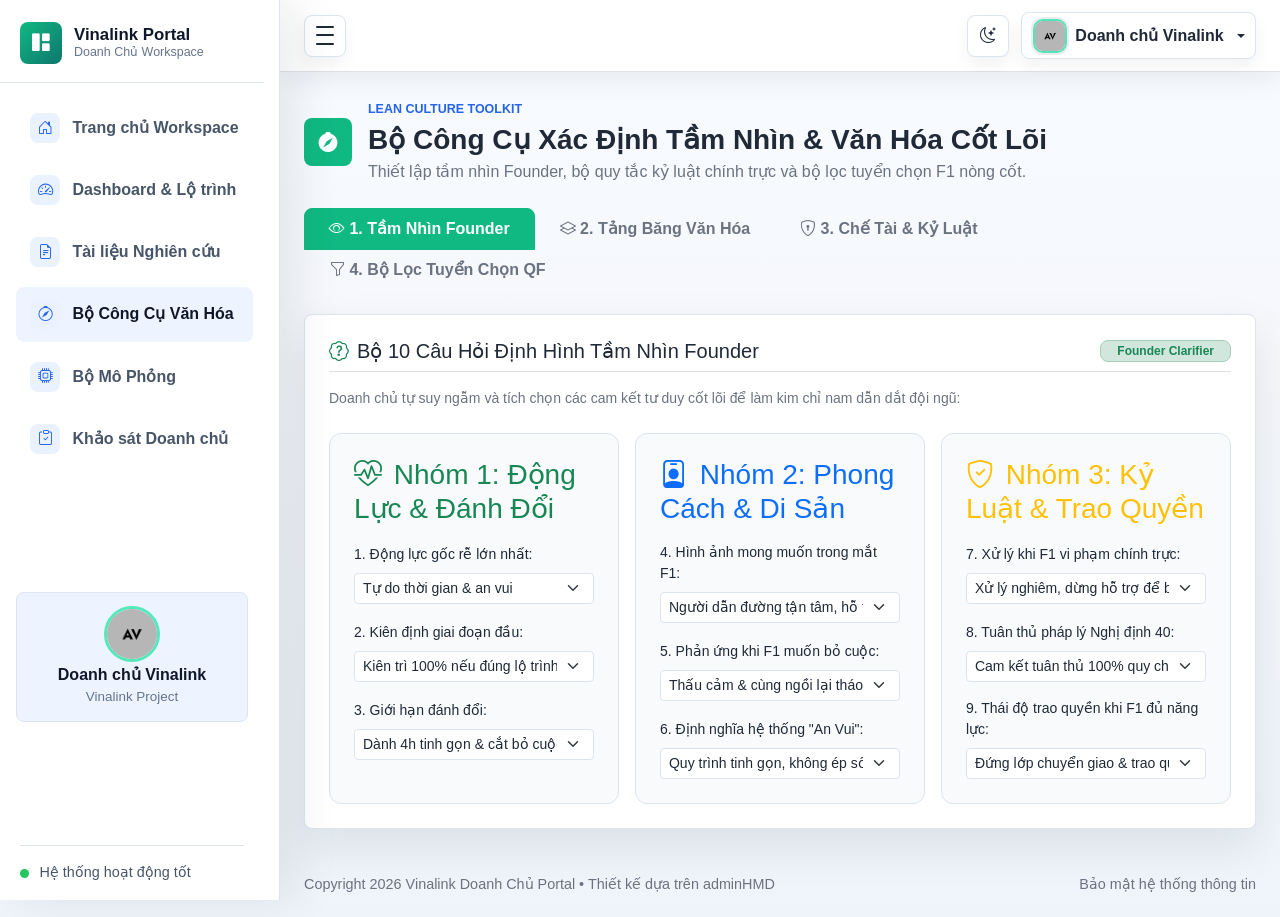
<file: html/visualizer.html>
<!DOCTYPE html>
<html lang="vi">
<head>
  <meta charset="UTF-8">
  <meta name="viewport" content="width=device-width, initial-scale=1.0">
  <meta name="description" content="Vinalink Doanh Chủ Portal - Lean Culture Toolkit">
  <title>Bộ Công Cụ Văn Hóa & Tầm Nhìn | Vinalink Portal</title>

  <link rel="stylesheet" href="../assets/css/bootstrap.min.css">
  <link rel="stylesheet" href="../assets/vendors/bootstrap-icons/bootstrap-icons.css">
  <link rel="stylesheet" href="../assets/css/style.css">
  
  <style>
    .culture-card {
      background-color: var(--admin-surface-soft);
      border: 1px solid var(--admin-border);
      border-radius: 12px;
      padding: 1.5rem;
      transition: all 0.2s ease-in-out;
    }
    .culture-card:hover {
      border-color: #10b981;
      transform: translateY(-2px);
    }
    .iceberg-container {
      background: linear-gradient(180deg, rgba(16,185,129,0.08) 0%, rgba(15,23,42,0.6) 100%);
      border: 1px solid var(--admin-border);
      border-radius: 16px;
      padding: 2rem;
    }
    .iceberg-top {
      border: 2px dashed #10b981;
      background: rgba(16,185,129,0.1);
      border-radius: 12px;
      padding: 1rem;
      margin-bottom: 1.5rem;
    }
    .iceberg-bottom {
      border: 2px solid #0f766e;
      background: rgba(15,118,110,0.15);
      border-radius: 12px;
      padding: 1.5rem;
    }
    .nav-tabs .nav-link.active {
      background-color: #10b981 !important;
      color: #ffffff !important;
      border-color: #10b981 !important;
    }
    .nav-tabs .nav-link {
      color: var(--admin-muted);
      font-weight: 600;
      border-radius: 8px 8px 0 0;
    }
  </style>
</head>

<body>
  <div class="admin-shell">
    <div class="sidebar-backdrop" data-sidebar-close></div>

    <!-- Sidebar Navigation -->
    <aside class="admin-sidebar" id="adminSidebar" aria-label="Main navigation">
      <div class="sidebar-header">
        <a class="brand-mark" href="../index.html" aria-label="Vinalink Portal">
          <span class="brand-icon" style="background: linear-gradient(135deg, #10b981, #0f766e);">
            <i class="bi bi-grid-1x2-fill" aria-hidden="true"></i>
          </span>
          <span class="brand-copy">
            <span class="brand-title">Vinalink Portal</span>
            <span class="brand-subtitle">Doanh Chủ Workspace</span>
          </span>
        </a>
      </div>

      <nav class="sidebar-nav">
        <a class="nav-link" href="../index.html"><span class="nav-icon"><i class="bi bi-house-door" aria-hidden="true"></i></span><span class="nav-text">Trang chủ Workspace</span></a>

        <a class="nav-link" href="index.html">
          <span class="nav-icon"><i class="bi bi-speedometer2" aria-hidden="true"></i></span>
          <span class="nav-text">Dashboard & Lộ trình</span>
        </a>
        <a class="nav-link" href="documents.html">
          <span class="nav-icon"><i class="bi bi-file-earmark-text" aria-hidden="true"></i></span>
          <span class="nav-text">Tài liệu Nghiên cứu</span>
        </a>
        <a class="nav-link active" href="visualizer.html" aria-current="page">
          <span class="nav-icon"><i class="bi bi-compass" aria-hidden="true"></i></span>
          <span class="nav-text">Bộ Công Cụ Văn Hóa</span>
        </a>
        <a class="nav-link" href="simulator.html">
          <span class="nav-icon"><i class="bi bi-cpu" aria-hidden="true"></i></span>
          <span class="nav-text">Bộ Mô Phỏng</span>
        </a>
        <a class="nav-link" href="feedback.html">
          <span class="nav-icon"><i class="bi bi-clipboard-check" aria-hidden="true"></i></span>
          <span class="nav-text">Khảo sát Doanh chủ</span>
        </a>
        <a class="nav-link" id="settingsSidebarLink" href="settings.html">
          <span class="nav-icon"><i class="bi bi-gear" aria-hidden="true"></i></span>
          <span class="nav-text">Cài đặt Hệ thống</span>
        </a>
      </nav>

      <div class="sidebar-user">
        <img class="avatar-img avatar-md sidebar-user-avatar" src="../assets/images/avatar/avatar.jpg" alt="User Avatar">
        <strong>Doanh Chủ</strong>
        <small>Active Workspace</small>
      </div>

      <div class="sidebar-footer">
        <span class="status-dot"></span>
        <span class="sidebar-footer-text">Hệ thống hoạt động tốt</span>
      </div>
    </aside>

    <!-- Main Content Area -->
    <div class="admin-main">
      <nav class="navbar admin-navbar navbar-expand bg-white border-bottom">
        <div class="container-fluid px-3 px-lg-4">
          <button class="sidebar-toggle" type="button" data-sidebar-toggle aria-controls="adminSidebar" aria-expanded="true" aria-label="Toggle sidebar">
            <span></span>
            <span></span>
            <span></span>
          </button>

          <div class="navbar-actions ms-auto">
            <button class="icon-button theme-toggle" type="button" data-theme-toggle aria-label="Switch color theme" title="Switch color theme">
              <i class="bi bi-moon-stars" data-theme-icon aria-hidden="true"></i>
            </button>
            
            <div id="adminBadge" class="d-none me-2">
              <span class="badge bg-success-subtle text-success border border-success-subtle px-2 py-1.5 rounded text-xs font-semibold">
                <i class="bi bi-shield-check me-1"></i> Quyền Cố Vấn
              </span>
            </div>

            <div class="dropdown">
              <button class="profile-button dropdown-toggle" type="button" data-bs-toggle="dropdown" aria-expanded="false">
                <img class="avatar-img avatar-sm" src="../assets/images/avatar/avatar.jpg" alt="User Avatar">
                <span class="profile-name d-none d-sm-inline">Loading...</span>
              </button>
              <ul class="dropdown-menu dropdown-menu-end">
                <li><a class="dropdown-item" href="login.html" id="dropdownAuthLink">Đăng nhập Cố vấn</a></li>
                <li><button class="dropdown-item text-danger d-none" id="logoutBtn"><i class="bi bi-box-arrow-right me-1"></i> Đăng xuất Cố vấn</button></li>
              </ul>
            </div>
          </div>
        </div>
      </nav>

      <main class="dashboard-content">
        <div class="container-fluid px-3 px-lg-4 py-4">
          
          <!-- Page Heading -->
          <div class="page-heading mb-4">
            <div class="page-heading-copy">
              <span class="page-icon bg-emerald text-white" style="background-color: #10b981;"><i class="bi bi-compass-fill" aria-hidden="true"></i></span>
              <div>
                <p class="eyebrow mb-1 text-emerald font-semibold">Lean Culture Toolkit</p>
                <h1 class="h3 mb-1">Bộ Công Cụ Xác Định Tầm Nhìn & Văn Hóa Cốt Lõi</h1>
                <p class="text-muted mb-0">Thiết lập tầm nhìn Founder, bộ quy tắc kỷ luật chính trực và bộ lọc tuyển chọn F1 nòng cốt.</p>
              </div>
            </div>
          </div>

          <!-- Navigation Tabs -->
          <ul class="nav nav-tabs mb-4 border-bottom-0" id="toolkitTabs" role="tablist">
            <li class="nav-item" role="presentation">
              <button class="nav-link active px-4 py-2.5" id="tab-vision-tab" data-bs-toggle="tab" data-bs-target="#tab-vision" type="button" role="tab">
                <i class="bi bi-eye me-1.5"></i> 1. Tầm Nhìn Founder
              </button>
            </li>
            <li class="nav-item" role="presentation">
              <button class="nav-link px-4 py-2.5" id="tab-iceberg-tab" data-bs-toggle="tab" data-bs-target="#tab-iceberg" type="button" role="tab">
                <i class="bi bi-layers me-1.5"></i> 2. Tảng Băng Văn Hóa
              </button>
            </li>
            <li class="nav-item" role="presentation">
              <button class="nav-link px-4 py-2.5" id="tab-conduct-tab" data-bs-toggle="tab" data-bs-target="#tab-conduct" type="button" role="tab">
                <i class="bi bi-shield-lock me-1.5"></i> 3. Chế Tài & Kỷ Luật
              </button>
            </li>
            <li class="nav-item" role="presentation">
              <button class="nav-link px-4 py-2.5" id="tab-filter-tab" data-bs-toggle="tab" data-bs-target="#tab-filter" type="button" role="tab">
                <i class="bi bi-funnel me-1.5"></i> 4. Bộ Lọc Tuyển Chọn QF
              </button>
            </li>
          </ul>

          <div class="tab-content" id="toolkitTabContent">
            
            <!-- TAB 1: PHỎNG VẤN TẦM NHÌN FOUNDER -->
            <div class="tab-pane fade show active" id="tab-vision" role="tabpanel">
              <div class="panel p-4">
                <div class="d-flex align-items-center justify-content-between mb-3 border-bottom pb-2">
                  <h2 class="h5 mb-0 font-bold"><i class="bi bi-patch-question text-success me-2"></i>Bộ 10 Câu Hỏi Định Hình Tầm Nhìn Founder</h2>
                  <span class="badge bg-success-subtle text-success border border-success-subtle px-3 py-1">Founder Clarifier</span>
                </div>
                <p class="text-muted small mb-4">Doanh chủ tự suy ngẫm và tích chọn các cam kết tư duy cốt lõi để làm kim chỉ nam dẫn dắt đội ngũ:</p>

                <div class="row g-3">
                  <!-- Nhóm 1 -->
                  <div class="col-12 col-md-4">
                    <div class="culture-card h-100">
                      <h3 class="text-xs font-bold text-success uppercase tracking-wider mb-3"><i class="bi bi-heart-pulse me-1"></i> Nhóm 1: Động Lực & Đánh Đổi</h3>
                      
                      <div class="mb-3">
                        <label class="form-label font-medium small">1. Động lực gốc rễ lớn nhất:</label>
                        <select class="form-select form-select-sm" id="v_q1">
                          <option value="family">Sự an tâm tài chính gia đình</option>
                          <option value="freedom" selected>Tự do thời gian & an vui</option>
                          <option value="legacy">Khẳng định giá trị bản thân & Di sản</option>
                        </select>
                      </div>

                      <div class="mb-3">
                        <label class="form-label font-medium small">2. Kiên định giai đoạn đầu:</label>
                        <select class="form-select form-select-sm" id="v_q2">
                          <option value="yes" selected>Kiên trì 100% nếu đúng lộ trình KHTT</option>
                          <option value="doubt">Lo lắng nếu thành quả chưa bứt phá ngay</option>
                        </select>
                      </div>

                      <div>
                        <label class="form-label font-medium small">3. Giới hạn đánh đổi:</label>
                        <select class="form-select form-select-sm" id="v_q3">
                          <option value="cut_useless" selected>Dành 4h tinh gọn & cắt bỏ cuộc họp vô bổ</option>
                          <option value="flexible">Linh hoạt theo tình hình đội nhóm</option>
                        </select>
                      </div>
                    </div>
                  </div>

                  <!-- Nhóm 2 -->
                  <div class="col-12 col-md-4">
                    <div class="culture-card h-100">
                      <h3 class="text-xs font-bold text-primary uppercase tracking-wider mb-3"><i class="bi bi-person-badge me-1"></i> Nhóm 2: Phong Cách & Di Sản</h3>
                      
                      <div class="mb-3">
                        <label class="form-label font-medium small">4. Hình ảnh mong muốn trong mắt F1:</label>
                        <select class="form-select form-select-sm" id="v_q4">
                          <option value="servant" selected>Người dẫn đường tận tâm, hỗ trợ thực chiến</option>
                          <option value="boss">Người sếp tạo áp lực doanh số</option>
                        </select>
                      </div>

                      <div class="mb-3">
                        <label class="form-label font-medium small">5. Phản ứng khi F1 muốn bỏ cuộc:</label>
                        <select class="form-select form-select-sm" id="v_q5">
                          <option value="empathy" selected>Thấu cảm & cùng ngồi lại tháo gỡ nút thắt</option>
                          <option value="blame">Chỉ trích F1 thiếu cam kết</option>
                        </select>
                      </div>

                      <div>
                        <label class="form-label font-medium small">6. Định nghĩa hệ thống "An Vui":</label>
                        <select class="form-select form-select-sm" id="v_q6">
                          <option value="simple" selected>Quy trình tinh gọn, không ép số, F5 tự sao chép</option>
                          <option value="high_volume">Doanh số bùng nổ bằng mọi giá</option>
                        </select>
                      </div>
                    </div>
                  </div>

                  <!-- Nhóm 3 -->
                  <div class="col-12 col-md-4">
                    <div class="culture-card h-100">
                      <h3 class="text-xs font-bold text-warning uppercase tracking-wider mb-3"><i class="bi bi-shield-check me-1"></i> Nhóm 3: Kỷ Luật & Trao Quyền</h3>
                      
                      <div class="mb-3">
                        <label class="form-label font-medium small">7. Xử lý khi F1 vi phạm chính trực:</label>
                        <select class="form-select form-select-sm" id="v_q7">
                          <option value="strict" selected>Xử lý nghiêm, dừng hỗ trợ để bảo vệ văn hóa</option>
                          <option value="ignore">Bỏ qua nếu F1 tạo doanh số lớn</option>
                        </select>
                      </div>

                      <div class="mb-3">
                        <label class="form-label font-medium small">8. Tuân thủ pháp lý Nghị định 40:</label>
                        <select class="form-select form-select-sm" id="v_q8">
                          <option value="yes" selected>Cam kết tuân thủ 100% quy chế công ty mẹ</option>
                        </select>
                      </div>

                      <div>
                        <label class="form-label font-medium small">9. Thái độ trao quyền khi F1 đủ năng lực:</label>
                        <select class="form-select form-select-sm" id="v_q9">
                          <option value="delegate" selected>Đứng lớp chuyển giao & trao quyền hoàn toàn</option>
                          <option value="hold">Giữ vai trò độc tôn trong mọi cuộc họp</option>
                        </select>
                      </div>
                    </div>
                  </div>
                </div>
              </div>
            </div>

            <!-- TAB 2: TẢNG BĂNG VĂN HÓA -->
            <div class="tab-pane fade" id="tab-iceberg" role="tabpanel">
              <div class="panel p-4">
                <h2 class="h5 mb-3 font-bold"><i class="bi bi-diagram-3 text-emerald me-2"></i>Ma Trận Tảng Băng Văn Hóa Đội Ngũ (Culture Iceberg)</h2>
                
                <div class="iceberg-container text-center">
                  <!-- Top 10% -->
                  <div class="iceberg-top">
                    <span class="badge bg-success mb-2 px-3 py-1">TẦNG NỔI (10%) — HÀNH VI HẰNG NGÀY</span>
                    <h3 class="h6 font-bold mb-1">Quy Trình & Thực Hành Quan Thấy Được</h3>
                    <p class="small text-muted mb-0">Họp Daily Power 15' (14:00) • Phản hồi Zalo 2-4h • Bộ mô phỏng Simulator • SOP 1-2-3</p>
                  </div>

                  <div class="py-2 text-muted fw-bold">
                    <i class="bi bi-arrow-down-up me-1"></i> MẶT NƯỚC QUAN SÁT (MẶT TRẬN VĂN HÓA)
                  </div>

                  <!-- Bottom 90% -->
                  <div class="iceberg-bottom mt-2">
                    <span class="badge bg-teal text-white mb-3 px-3 py-1" style="background-color: #0f766e;">TẦNG CHÌM (90%) — 3 GIÁ TRỊ CỐT LÕI KHÔNG THƯƠNG LƯỢNG</span>
                    
                    <div class="row g-3 text-start">
                      <div class="col-12 col-md-4">
                        <div class="p-3 bg-white text-dark rounded border">
                          <h4 class="h6 font-bold text-success mb-2"><i class="bi bi-hand-thumbs-up me-1"></i> 1. Đồng Hành Dụng Tâm</h4>
                          <p class="small text-muted mb-0">Lấy sự thành công và trưởng thành của tuyến dưới làm thước đo duy nhất. Tuyến trên hỗ trợ, không quản lý.</p>
                        </div>
                      </div>
                      <div class="col-12 col-md-4">
                        <div class="p-3 bg-white text-dark rounded border">
                          <h4 class="h6 font-bold text-primary mb-2"><i class="bi bi-lightning-charge me-1"></i> 2. Tối Giản Tinh Gọn</h4>
                          <p class="small text-muted mb-0">Đóng gói bài giảng & quy trình đơn giản để F5 tự sao chép. Loại bỏ mọi phức tạp gây kiệt sức.</p>
                        </div>
                      </div>
                      <div class="col-12 col-md-4">
                        <div class="p-3 bg-white text-dark rounded border">
                          <h4 class="h6 font-bold text-warning mb-2"><i class="bi bi-shield-check me-1"></i> 3. Chính Trực & Minh Bạch</h4>
                          <p class="small text-muted mb-0">Nói đúng sự thật 100% về sản phẩm & cơ chế. Tuyệt đối không ép số, không ôm hàng, không bán phá giá.</p>
                        </div>
                      </div>
                    </div>
                  </div>
                </div>
              </div>
            </div>

            <!-- TAB 3: CHẾ TÀI & KỶ LUẬT -->
            <div class="tab-pane fade" id="tab-conduct" role="tabpanel">
              <div class="panel p-4">
                <h2 class="h5 mb-3 font-bold"><i class="bi bi-journal-check text-warning me-2"></i>Quy Bộ Quy Tắc Kỷ Luật & Chế Tài Xử Lý Vi Phạm</h2>

                <div class="row g-4">
                  <!-- Anti-Dumping Policy -->
                  <div class="col-12 col-md-6">
                    <div class="culture-card border-danger border-2 h-100">
                      <div class="d-flex align-items-center mb-3">
                        <span class="badge bg-danger p-2 me-2"><i class="bi bi-slash-circle fs-6"></i></span>
                        <h3 class="h6 font-bold mb-0 text-danger">Chế Tài Zero Tolerance (Chống Bán Phá Giá)</h3>
                      </div>
                      <p class="small text-muted mb-3">Quy tắc bảo vệ uy tín thương hiệu và chống phá giá mất lòng tin hệ thống:</p>
                      
                      <ul class="small text-muted ps-3 mb-3">
                        <li class="mb-2"><strong>Hành vi cấm:</strong> Tuyệt đối cấm gôm hàng chiết khấu ảo, bán phá giá trên các sàn TMĐT (Shopee, Lazada, TikTok Shop) hoặc quảng cáo sai sự thật.</li>
                        <li class="mb-2"><strong>Xử lý Vi phạm Lần 1:</strong> Cảnh cáo bằng văn bản, tạm dừng hỗ trợ 2-1 chốt khách trong 14 ngày.</li>
                        <li><strong>Xử lý Vi phạm Lần 2:</strong> Cắt quyền bảo trợ trực tiếp, ngưng toàn bộ quyền lợi Ban điều hành và gửi hồ sơ công ty mẹ xử lý.</li>
                      </ul>
                    </div>
                  </div>

                  <!-- Daily Power & Communication Discipline -->
                  <div class="col-12 col-md-6">
                    <div class="culture-card border-success border-2 h-100">
                      <div class="d-flex align-items-center mb-3">
                        <span class="badge bg-success p-2 me-2"><i class="bi bi-clock-history fs-6"></i></span>
                        <h3 class="h6 font-bold mb-0 text-success">Kỷ Luật Vận Hành & Văn Hóa Đội Nhóm</h3>
                      </div>
                      
                      <div class="mb-3">
                        <h4 class="text-xs font-bold text-dark uppercase mb-1">1. Nghi thức Họp Daily Power (14:00 Zoom - 15')</h4>
                        <p class="small text-muted mb-1">• Đúng giờ tuyệt đối: Trễ 1 phút tự giác gieo hạt <strong>30.000 VNĐ</strong> vào quỹ chung.</p>
                        <p class="small text-muted mb-0">• Báo cáo 3 câu: Làm gì hôm qua? Làm gì hôm nay? Khó khăn gì cần hỗ trợ?</p>
                      </div>

                      <div class="mb-3">
                        <h4 class="text-xs font-bold text-dark uppercase mb-1">2. Giao tiếp Phi đồng bộ Zalo</h4>
                        <p class="small text-muted mb-0">• Phản hồi tin nhắn công việc trong <strong>2 - 4 tiếng</strong> để bảo đảm tập trung 4h tinh gọn/ngày.</p>
                      </div>

                      <div>
                        <h4 class="text-xs font-bold text-dark uppercase mb-1">3. Văn hóa Không đổ lỗi (Fail Fast, Learn Faster)</h4>
                        <p class="small text-muted mb-0">• Khi doanh số sụt giảm: Không chỉ trích cá nhân, cùng mở Bộ mô phỏng Simulator rà soát số liệu và tìm giải pháp.</p>
                      </div>
                    </div>
                  </div>
                </div>
              </div>
            </div>

            <!-- TAB 4: BỘ LỌC TUYỂN CHỌN QF -->
            <div class="tab-pane fade" id="tab-filter" role="tabpanel">
              <div class="panel p-4">
                <h2 class="h5 mb-3 font-bold"><i class="bi bi-funnel-fill text-primary me-2"></i>Bộ Lọc Tuyển Chọn F1 Culture-Fit (QF Checklist) & Định Vị LVP</h2>
                
                <div class="row g-4">
                  <!-- QF Checklist Table -->
                  <div class="col-12 col-lg-8">
                    <div class="table-responsive border rounded">
                      <table class="table table-hover align-middle mb-0 text-sm">
                        <thead class="table-light">
                          <tr>
                            <th style="width: 50px;">STT</th>
                            <th>Tiêu Chí Lọc Văn Hóa (QF)</th>
                            <th>Nội Dung Đánh Giá Trong Buổi OPP 2-1</th>
                            <th style="width: 100px;">Trạng Thái</th>
                          </tr>
                        </thead>
                        <tbody>
                          <tr>
                            <td class="fw-bold">1</td>
                            <td><strong class="text-dark">Khát khao & Động lực</strong></td>
                            <td class="small text-muted">Có trăn trở lớn và muốn thay đổi cuộc sống trong 3 năm tới.</td>
                            <td><span class="badge bg-success-subtle text-success">Pass</span></td>
                          </tr>
                          <tr>
                            <td class="fw-bold">2</td>
                            <td><strong class="text-dark">Tinh thần Học hỏi (Coachability)</strong></td>
                            <td class="small text-muted">Sẵn sàng làm theo 100% Quy trình EMC tinh gọn.</td>
                            <td><span class="badge bg-success-subtle text-success">Pass</span></td>
                          </tr>
                          <tr>
                            <td class="fw-bold">3</td>
                            <td><strong class="text-dark">Cam kết Thời gian</strong></td>
                            <td class="small text-muted">Cam kết dành nghiêm túc 2-3h/ngày (hoặc 15h/tuần) cố định.</td>
                            <td><span class="badge bg-success-subtle text-success">Pass</span></td>
                          </tr>
                          <tr>
                            <td class="fw-bold">4</td>
                            <td><strong class="text-dark">Trải nghiệm Sản phẩm</strong></td>
                            <td class="small text-muted">Tự nguyện trải nghiệm ít nhất 1 sản phẩm Vinalink trước khi chia sẻ.</td>
                            <td><span class="badge bg-success-subtle text-success">Pass</span></td>
                          </tr>
                          <tr>
                            <td class="fw-bold">5</td>
                            <td><strong class="text-dark">Tôn trọng Kỷ luật & Chính trực</strong></td>
                            <td class="small text-muted">Đồng ý họp Daily 14:00 và cam kết Không gôm hàng/Không phá giá.</td>
                            <td><span class="badge bg-success-subtle text-success">Pass</span></td>
                          </tr>
                        </tbody>
                      </table>
                    </div>

                    <div class="alert alert-success mt-3 small mb-0">
                      <strong><i class="bi bi-check-circle me-1"></i> Quy tắc Quyết định F1 Nòng Cốt:</strong>
                      <ul class="mb-0 ps-3 mt-1">
                        <li><strong>Đạt 5/5 tiêu chí:</strong> Chọn làm F1 nòng cốt, cam kết dành 80% thời gian đồng hành 2-1 trong 30 ngày đầu.</li>
                        <li><strong>Đạt 3-4 tiêu chí:</strong> Đưa vào nhóm Khách hàng thân thiết (KHTT) hoặc Nhà phân phối tự do.</li>
                      </ul>
                    </div>
                  </div>

                  <!-- Leader Value Proposition (LVP) -->
                  <div class="col-12 col-lg-4">
                    <div class="culture-card h-100 bg-light">
                      <h3 class="text-xs font-bold text-emerald uppercase tracking-wider mb-3"><i class="bi bi-award me-1"></i> Định Vị Giá Trị Thủ Lĩnh (LVP)</h3>
                      
                      <div class="mb-3">
                        <strong class="small d-block text-dark font-bold">1. Hỗ trợ 30 ngày đầu:</strong>
                        <p class="small text-muted mb-0">Đồng hành cầm tay chỉ việc, 2-1 chốt đối tác thực chiến.</p>
                      </div>

                      <div class="mb-3">
                        <strong class="small d-block text-dark font-bold">2. Phong cách dẫn dắt:</strong>
                        <p class="small text-muted mb-0">Đào tạo trải nghiệm thực tế y học cổ truyền kết hợp phễu tự động.</p>
                      </div>

                      <div>
                        <strong class="small d-block text-dark font-bold">3. Thương hiệu cá nhân:</strong>
                        <p class="small text-muted mb-0">Người dẫn đường tận tâm, cam kết hỗ trợ F1 thực chiến.</p>
                      </div>
                    </div>
                  </div>
                </div>
              </div>
            </div>

          </div>

        </div>
      </main>

      <footer class="admin-footer">
        <div class="container-fluid px-3 px-lg-4">
          <span>Copyright 2026 Vinalink Doanh Chủ Portal • Thiết kế dựa trên adminHMD</span>
          <span>Bảo mật hệ thống thông tin</span>
        </div>
      </footer>
    </div>
  </div>

  <script>
    window.adminHMDUser = {
      name: localStorage.getItem("sihub_is_admin") === "true" ? "Cố vấn Lean Startup" : "Doanh chủ Vinalink",
      workspace: "Vinalink Project",
      avatar: "../assets/images/avatar/avatar.jpg"
    };
  </script>
  <script src="../assets/js/bootstrap.bundle.min.js"></script>
  <script src="../assets/js/main.js"></script>

  <script>
    document.addEventListener("DOMContentLoaded", () => {
      const isAdmin = localStorage.getItem("sihub_is_admin") === "true";
      const adminBadge = document.getElementById("adminBadge");
      const logoutBtn = document.getElementById("logoutBtn");
      const dropdownAuthLink = document.getElementById("dropdownAuthLink");
      const settingsSidebarLink = document.getElementById("settingsSidebarLink");

      if (isAdmin) {
        adminBadge.classList.remove("d-none");
        logoutBtn.classList.remove("d-none");
        dropdownAuthLink.classList.add("d-none");
      } else {
        adminBadge.classList.add("d-none");
        logoutBtn.classList.add("d-none");
        dropdownAuthLink.classList.remove("d-none");
        if (settingsSidebarLink) {
          settingsSidebarLink.style.display = "none";
        }
      }

      logoutBtn.addEventListener("click", () => {
        localStorage.removeItem("sihub_is_admin");
        alert("Đã đăng xuất tài khoản Cố vấn.");
        window.location.reload();
      });
    });
  </script>
</body>
</html>
</file>
<file: assets/css/style.css>
:root {
  --sidebar-width: 280px;
  --sidebar-mini-width: 84px;
  --admin-bg: #f5f7fb;
  --admin-surface: #ffffff;
  --admin-surface-soft: #f8fafc;
  --admin-border: #dbe4ef;
  --admin-text: #1f2937;
  --admin-muted: #6b7280;
  --admin-primary: #2563eb;
  --admin-primary-dark: #1d4ed8;
  --admin-success: #0f766e;
  --admin-warning: #d97706;
  --admin-danger: #dc2626;
  --admin-sidebar: #111827;
  --admin-sidebar-soft: #1f2937;
  --admin-shadow-sm: 0 10px 24px rgba(15, 23, 42, 0.06);
  --admin-shadow: 0 18px 46px rgba(15, 23, 42, 0.09);
  --admin-shadow-lg: 0 26px 70px rgba(15, 23, 42, 0.12);
  --admin-ring: 0 0 0 4px rgba(37, 99, 235, 0.12);
}

* {
  box-sizing: border-box;
}

html {
  min-height: 100%;
}

body {
  min-height: 100vh;
  margin: 0;
  background: linear-gradient(180deg, #f8fbff 0%, var(--admin-bg) 42%, #eef4fa 100%);
  color: var(--admin-text);
  font-family: "Segoe UI", Arial, sans-serif;
}

a {
  text-decoration: none;
}

.admin-shell {
  min-height: 100vh;
}

.admin-sidebar {
  position: fixed;
  inset: 0 auto 0 0;
  z-index: 1040;
  width: var(--sidebar-width);
  display: flex;
  flex-direction: column;
  overflow-x: hidden;
  overflow-y: auto;
  /* Reserve scrollbar gutter to keep inner content width stable so header/footer dividers align with scrollbar */
  scrollbar-gutter: stable;
  background: var(--admin-sidebar);
  color: #ffffff;
  box-shadow: 18px 0 42px rgba(15, 23, 42, 0.18);
  transform: translateX(0);
  transition: width 0.2s ease, transform 0.2s ease;
}

.sidebar-header {
  padding: 1.35rem 1.25rem 1.15rem;
  margin-inline: 0;
  border-bottom: 1px solid rgba(255, 255, 255, 0.08);
}

.brand-mark {
  display: flex;
  align-items: center;
  gap: 0.75rem;
  min-width: 0;
  color: #ffffff;
}

.brand-mark:hover,
.brand-mark:focus {
  color: #ffffff;
}

.brand-icon,
.profile-avatar,
.metric-icon,
.nav-icon {
  display: inline-grid;
  place-items: center;
  flex: 0 0 auto;
  font-weight: 800;
}

.brand-icon {
  width: 42px;
  height: 42px;
  border-radius: 8px;
  background: linear-gradient(135deg, #2563eb, #0f766e);
  color: #ffffff;
}

.brand-copy,
.brand-title,
.brand-subtitle,
.nav-text,
.sidebar-footer-text {
  min-width: 0;
  transition: opacity 0.16s ease, width 0.16s ease;
}

.brand-title,
.brand-subtitle {
  display: block;
  line-height: 1.2;
  white-space: nowrap;
}

.brand-title {
  font-size: 1.05rem;
  font-weight: 800;
}

.brand-subtitle {
  color: #9ca3af;
  font-size: 0.78rem;
}

.sidebar-nav {
  display: grid;
  gap: 0.45rem;
  padding: 1.1rem 1rem;
}

.sidebar-nav .nav-link {
  display: flex;
  align-items: center;
  gap: 0.75rem;
  min-height: 48px;
  padding: 0.78rem 0.9rem;
  border-radius: 8px;
  color: #d1d5db;
  font-weight: 700;
  transition: background 0.16s ease, color 0.16s ease, transform 0.16s ease;
  white-space: nowrap;
}

.sidebar-nav .nav-link:hover,
.sidebar-nav .nav-link:focus,
.sidebar-nav .nav-link.active {
  background: var(--admin-sidebar-soft);
  color: #ffffff;
}

.sidebar-nav .nav-link:hover,
.sidebar-nav .nav-link:focus {
  transform: translateX(2px);
}

.nav-icon {
  width: 30px;
  height: 30px;
  border-radius: 8px;
  background: rgba(255, 255, 255, 0.08);
  color: #bfdbfe;
  font-size: 0.76rem;
}

.sidebar-footer {
  display: flex;
  align-items: center;
  gap: 0.65rem;
  margin-top: auto;
  margin-inline: 1.25rem;
  padding: 1rem 0;
  color: #d1d5db;
  border-top: 1px solid rgba(255, 255, 255, 0.08);
  font-size: 0.9rem;
  white-space: nowrap;
}

.sidebar-user {
  margin: auto 1rem 1rem;
  padding: 0.85rem;
  display: grid;
  justify-items: center;
  gap: 0.22rem;
  border: 1px solid var(--admin-sidebar-border);
  border-radius: 8px;
  background: var(--admin-sidebar-soft);
  text-align: center;
}

.sidebar-user-avatar {
  border: 3px solid #53e9b9;
}

.sidebar-user strong {
  color: var(--admin-sidebar-text-strong);
  font-size: 1rem;
  line-height: 1.1;
}

.sidebar-user small {
  color: var(--admin-sidebar-muted);
  font-size: 0.84rem;
}

.status-dot,
.notification-dot {
  width: 9px;
  height: 9px;
  border-radius: 50%;
}

.status-dot {
  flex: 0 0 auto;
  background: #22c55e;
}

.sidebar-backdrop {
  position: fixed;
  inset: 0;
  z-index: 1030;
  display: none;
  background: rgba(15, 23, 42, 0.5);
}

.admin-main {
  width: auto;
  min-width: 0;
  min-height: 100vh;
  margin-left: var(--sidebar-width);
  transition: margin-left 0.2s ease;
}

.admin-navbar {
  position: sticky;
  top: 0;
  z-index: 1020;
  min-height: 72px;
  border-bottom: 1px solid var(--admin-border);
  box-shadow: var(--admin-shadow-sm);
}

.admin-navbar.bg-white {
  background-color: rgba(255, 255, 255, 0.94) !important;
  backdrop-filter: blur(14px);
}

.sidebar-toggle {
  width: 42px;
  height: 42px;
  display: inline-grid;
  place-items: center;
  gap: 4px;
  padding: 9px;
  border: 1px solid var(--admin-border);
  border-radius: 8px;
  background: #ffffff;
  box-shadow: 0 8px 18px rgba(15, 23, 42, 0.05);
  transition: border-color 0.16s ease, background 0.16s ease, box-shadow 0.16s ease;
}

.sidebar-toggle:hover,
.sidebar-toggle:focus {
  border-color: #bfdbfe;
  background: #f8fbff;
  box-shadow: var(--admin-ring);
}

.sidebar-toggle span {
  width: 18px;
  height: 2px;
  display: block;
  background: var(--admin-text);
  border-radius: 999px;
}

.search-input {
  max-width: 520px;
  border-color: var(--admin-border);
  border-radius: 8px;
  background: var(--admin-surface-soft);
  min-height: 42px;
  box-shadow: none;
}

.search-input:focus {
  border-color: #93c5fd;
  box-shadow: var(--admin-ring);
}

.navbar-actions {
  display: flex;
  align-items: center;
  gap: 0.75rem;
}

.icon-button,
.profile-button {
  border: 1px solid var(--admin-border);
  background: #ffffff;
  color: var(--admin-text);
  box-shadow: 0 8px 18px rgba(15, 23, 42, 0.05);
  transition: border-color 0.16s ease, box-shadow 0.16s ease, transform 0.16s ease;
}

.icon-button:hover,
.icon-button:focus,
.profile-button:hover,
.profile-button:focus {
  border-color: #bfdbfe;
  box-shadow: var(--admin-ring);
}

.icon-button {
  position: relative;
  width: 42px;
  height: 42px;
  border-radius: 8px;
  font-weight: 800;
}

.notification-dot {
  position: absolute;
  top: 8px;
  right: 8px;
  background: var(--admin-danger);
}

.notification-menu {
  width: min(320px, calc(100vw - 2rem));
  border: 1px solid var(--admin-border);
  border-radius: 8px;
  box-shadow: var(--admin-shadow);
}

.notification-menu .dropdown-item {
  display: grid;
  gap: 0.2rem;
  padding-block: 0.7rem;
}

.notification-title {
  font-weight: 700;
}

.notification-time {
  color: var(--admin-muted);
  font-size: 0.82rem;
}

.profile-button {
  display: flex;
  align-items: center;
  gap: 0.55rem;
  min-height: 42px;
  padding: 0.35rem 0.65rem;
  border-radius: 8px;
  font-weight: 700;
}

.profile-avatar {
  width: 30px;
  height: 30px;
  border-radius: 8px;
  background: #e0ecff;
  color: var(--admin-primary-dark);
  font-size: 0.76rem;
}

.avatar-img {
  display: block;
  flex: 0 0 auto;
  object-fit: cover;
  object-position: center;
}

.avatar-sm {
  width: 34px;
  height: 34px;
  border-radius: 10px;
}

.avatar-md {
  width: 56px;
  height: 56px;
  border-radius: 50%;
}

.avatar-xl {
  width: 78px;
  height: 78px;
  border-radius: 50%;
}

.profile-button .avatar-sm {
  border: 2px solid #52e7b8;
  box-shadow: 0 0 0 2px rgba(15, 23, 42, 0.08);
}

html[data-theme="dark"] .profile-button .avatar-sm {
  border-color: #54f0be;
  box-shadow: 0 0 0 2px rgba(255, 255, 255, 0.08);
}

.dashboard-content {
  min-height: calc(100vh - 132px);
}

.dashboard-content > .container-fluid {
  padding-top: 1.75rem !important;
  padding-bottom: 1.75rem !important;
}

.page-heading,
.panel-header,
.metric-top {
  display: flex;
  align-items: center;
  justify-content: space-between;
  gap: 1rem;
}

.page-heading {
  margin-bottom: 1.35rem;
}

.page-heading h1 {
  font-weight: 800;
  letter-spacing: 0;
}

.eyebrow {
  color: var(--admin-primary);
  font-size: 0.78rem;
  font-weight: 800;
  text-transform: uppercase;
}

.heading-actions {
  display: flex;
  flex-wrap: wrap;
  justify-content: flex-end;
  gap: 0.65rem;
}

.btn {
  border-radius: 8px;
  font-weight: 700;
  box-shadow: 0 8px 18px rgba(15, 23, 42, 0.05);
  transition: border-color 0.16s ease, background 0.16s ease, box-shadow 0.16s ease, transform 0.16s ease;
}

.btn:hover,
.btn:focus {
  transform: translateY(-1px);
}

.btn-primary {
  border-color: var(--admin-primary);
  background: var(--admin-primary);
}

.btn-primary:hover,
.btn-primary:focus {
  border-color: var(--admin-primary-dark);
  background: var(--admin-primary-dark);
}

.metric-card,
.panel {
  border: 1px solid var(--admin-border);
  border-radius: 8px;
  background: var(--admin-surface);
  box-shadow: var(--admin-shadow);
}

.metric-card {
  position: relative;
  min-height: 164px;
  padding: 1.35rem;
  overflow: hidden;
  transition: border-color 0.18s ease, box-shadow 0.18s ease, transform 0.18s ease;
}

.metric-card::before {
  content: "";
  position: absolute;
  inset: 0 auto 0 0;
  width: 4px;
  background: var(--metric-color, var(--admin-primary));
}

.metric-card:hover {
  border-color: #c6d5e8;
  box-shadow: var(--admin-shadow-lg);
  transform: translateY(-3px);
}

.metric-primary {
  --metric-color: var(--admin-primary);
}

.metric-success {
  --metric-color: var(--admin-success);
}

.metric-warning {
  --metric-color: var(--admin-warning);
}

.metric-danger {
  --metric-color: var(--admin-danger);
}

.metric-label {
  color: var(--admin-muted);
  font-size: 0.78rem;
  font-weight: 800;
  text-transform: uppercase;
}

.metric-icon {
  width: 42px;
  height: 42px;
  border-radius: 8px;
  background: #eaf2ff;
  color: var(--metric-color, var(--admin-primary));
  box-shadow: inset 0 0 0 1px rgba(255, 255, 255, 0.7);
}

.metric-success .metric-icon {
  background: #e7f6f3;
}

.metric-warning .metric-icon {
  background: #fff4df;
}

.metric-danger .metric-icon {
  background: #ffecec;
}

.metric-value {
  margin-top: 1rem;
  color: var(--admin-text);
  font-size: 2.18rem;
  font-weight: 800;
  line-height: 1;
}

.metric-meta {
  display: flex;
  flex-wrap: wrap;
  gap: 0.35rem;
  margin-top: 0.9rem;
  color: var(--admin-muted);
  font-size: 0.9rem;
  font-weight: 700;
}

.panel {
  padding: 1.35rem;
  transition: border-color 0.18s ease, box-shadow 0.18s ease;
}

.panel:hover {
  border-color: #c6d5e8;
  box-shadow: var(--admin-shadow-lg);
}

.panel-header {
  margin-bottom: 1.25rem;
}

.panel-header p {
  font-size: 0.92rem;
}

.chart-bars {
  height: 292px;
  display: grid;
  grid-template-columns: repeat(6, minmax(38px, 1fr));
  align-items: end;
  gap: 1rem;
  padding: 1.2rem 0.4rem 0;
  border-radius: 8px;
  background: linear-gradient(180deg, #f8fafc 0%, #ffffff 100%);
}

.chart-column {
  height: 100%;
  display: grid;
  grid-template-rows: 1fr auto;
  align-items: end;
  gap: 0.6rem;
  color: var(--admin-muted);
  font-size: 0.84rem;
  font-weight: 700;
  text-align: center;
}

.chart-column span {
  width: 100%;
  height: var(--bar-size);
  min-height: 28px;
  display: block;
  border-radius: 8px 8px 3px 3px;
  background: linear-gradient(180deg, var(--admin-primary), var(--admin-success));
  box-shadow: 0 10px 20px rgba(37, 99, 235, 0.18);
}

.bar-42 {
  --bar-size: 42%;
}

.bar-58 {
  --bar-size: 58%;
}

.bar-51 {
  --bar-size: 51%;
}

.bar-72 {
  --bar-size: 72%;
}

.bar-66 {
  --bar-size: 66%;
}

.bar-83 {
  --bar-size: 83%;
}

.activity-list {
  display: grid;
  gap: 1.1rem;
}

.activity-item {
  display: grid;
  grid-template-columns: auto 1fr;
  gap: 0.85rem;
  padding-bottom: 1.1rem;
  border-bottom: 1px solid var(--admin-border);
}

.activity-item:last-child {
  padding-bottom: 0;
  border-bottom: 0;
}

.activity-dot {
  width: 12px;
  height: 12px;
  margin-top: 0.45rem;
  border-radius: 50%;
  box-shadow: 0 0 0 5px rgba(37, 99, 235, 0.08);
}

.table {
  --bs-table-bg: transparent;
}

.table thead th {
  color: var(--admin-muted);
  font-size: 0.78rem;
  text-transform: uppercase;
  white-space: nowrap;
}

.table tbody td {
  min-width: 120px;
  padding-top: 1rem;
  padding-bottom: 1rem;
}

.table tbody tr {
  transition: background 0.16s ease;
}

.table tbody tr:hover {
  background: #f8fbff;
}

.badge {
  border-radius: 8px;
  padding: 0.45rem 0.65rem;
}

.table-search {
  width: min(260px, 100%);
  border-color: var(--admin-border);
  border-radius: 8px;
}

.table-media {
  display: flex;
  align-items: center;
  gap: 0.7rem;
}

.product-thumb {
  width: 42px;
  height: 42px;
  border-radius: 8px;
  object-fit: cover;
  flex: 0 0 auto;
  border: 1px solid var(--admin-border);
}

.profile-avatar-lg {
  width: 92px;
  height: 92px;
  border-radius: 8px;
  font-size: 1.5rem;
}

.profile-hero {
  display: grid;
  justify-items: center;
}

.profile-card {
  overflow: hidden;
}

.profile-cover {
  margin: -1.35rem -1.35rem 0.9rem;
  height: 96px;
  border-bottom: 1px solid var(--admin-border);
}

.profile-cover img {
  width: 100%;
  height: 100%;
  display: block;
  object-fit: cover;
  object-position: center;
}

.profile-photo {
  margin-top: -44px;
  border: 4px solid var(--admin-surface);
  box-shadow: var(--admin-shadow-sm);
}

.info-list,
.settings-list,
.legend-list {
  display: grid;
  gap: 0.85rem;
}

.info-list div,
.mini-card,
.settings-row,
.legend-list div {
  border: 1px solid var(--admin-border);
  border-radius: 8px;
  background: var(--admin-surface-soft);
}

.info-list div,
.legend-list div {
  display: flex;
  align-items: center;
  justify-content: space-between;
  gap: 1rem;
  padding: 0.85rem;
}

.info-list span,
.mini-card span,
.settings-row small {
  color: var(--admin-muted);
  font-size: 0.84rem;
}

.info-list strong,
.mini-card strong {
  text-align: right;
}

.mini-card {
  display: grid;
  gap: 0.35rem;
  min-height: 104px;
  align-content: center;
  padding: 1rem;
}

.mini-card strong {
  color: var(--admin-text);
  font-size: 1.05rem;
}

.settings-row {
  display: flex;
  align-items: center;
  justify-content: space-between;
  gap: 1rem;
  padding: 1rem;
  cursor: pointer;
}

.settings-row span {
  display: grid;
  gap: 0.2rem;
}

.donut-chart {
  width: 190px;
  height: 190px;
  display: grid;
  place-items: center;
  border-radius: 50%;
  background: conic-gradient(var(--admin-primary) 0 42%, var(--admin-success) 42% 68%, var(--admin-warning) 68% 86%, var(--admin-danger) 86% 100%);
  box-shadow: var(--admin-shadow-sm);
}

.donut-chart span {
  width: 112px;
  height: 112px;
  display: grid;
  place-items: center;
  border-radius: 50%;
  background: #ffffff;
  color: var(--admin-text);
  font-size: 1.65rem;
  font-weight: 800;
}

.legend-list div {
  padding: 0.75rem 0.85rem;
}

.legend-dot {
  width: 10px;
  height: 10px;
  flex: 0 0 auto;
  border-radius: 50%;
}

.legend-list strong {
  margin-left: auto;
}

.progress {
  height: 1.15rem;
  border-radius: 8px;
  background: #e8eef6;
}

.progress-bar {
  border-radius: 8px;
  font-size: 0.75rem;
  font-weight: 800;
}

.progress-42 {
  width: 42%;
}

.progress-58 {
  width: 58%;
}

.progress-72 {
  width: 72%;
}

.blank-panel {
  min-height: 440px;
  display: grid;
  place-items: center;
  text-align: center;
}

.blank-state {
  max-width: 440px;
  display: grid;
  justify-items: center;
}

.blank-visual {
  width: 88px;
  height: 88px;
  object-fit: contain;
  margin-bottom: 0.9rem;
}

.auth-body {
  min-height: 100vh;
  background: linear-gradient(135deg, #f8fbff 0%, #eaf2ff 44%, #eef8f6 100%);
}

.auth-page,
.error-page {
  min-height: 100vh;
  display: grid;
  place-items: center;
  padding: 1.5rem;
}

.auth-card,
.error-card {
  width: min(100%, 460px);
  border: 1px solid var(--admin-border);
  border-radius: 8px;
  background: rgba(255, 255, 255, 0.96);
  box-shadow: var(--admin-shadow-lg);
}

.auth-card {
  padding: 1.5rem;
}

.auth-visual {
  margin-bottom: 1rem;
  height: 96px;
  border: 1px solid var(--admin-border);
  border-radius: 8px;
  overflow: hidden;
}

.auth-visual img {
  width: 100%;
  height: 100%;
  display: block;
  object-fit: cover;
  object-position: center;
}

.error-card {
  padding: 2rem;
  text-align: center;
}

.error-illustration {
  width: min(260px, 100%);
  max-height: 132px;
  object-fit: contain;
  margin: 0 auto 0.55rem;
}

.auth-brand {
  display: flex;
  align-items: center;
  gap: 0.75rem;
  margin-bottom: 1.5rem;
  color: var(--admin-text);
}

.auth-brand:hover,
.auth-brand:focus {
  color: var(--admin-text);
}

.auth-brand span:last-child {
  display: grid;
  line-height: 1.2;
}

.auth-brand small,
.auth-footer {
  color: var(--admin-muted);
}

.auth-footer {
  margin-top: 1.2rem;
  text-align: center;
  font-size: 0.92rem;
}

.error-code {
  color: var(--admin-primary);
  font-size: clamp(5rem, 18vw, 8rem);
  font-weight: 800;
  line-height: 1;
}

.admin-footer {
  padding: 1.1rem 0 1.35rem;
  color: var(--admin-muted);
  font-size: 0.9rem;
}

.admin-footer .container-fluid {
  display: flex;
  align-items: center;
  justify-content: space-between;
  gap: 1rem;
}

@media (min-width: 992px) {
  body.sidebar-mini .admin-sidebar {
    width: var(--sidebar-mini-width);
  }

  body.sidebar-mini .admin-main {
    margin-left: var(--sidebar-mini-width);
  }

  body.sidebar-mini .brand-copy,
  body.sidebar-mini .nav-text,
  body.sidebar-mini .sidebar-footer-text {
    width: 0;
    opacity: 0;
    overflow: hidden;
  }

  body.sidebar-mini .sidebar-header,
  body.sidebar-mini .sidebar-footer {
    margin-inline: 1rem;
    padding-inline: 0;
  }

  body.sidebar-mini .sidebar-nav .nav-link {
    justify-content: center;
    padding-inline: 0.65rem;
  }

  body.sidebar-mini .sidebar-nav .nav-link:hover,
  body.sidebar-mini .sidebar-nav .nav-link:focus {
    transform: none;
  }
}

@media (max-width: 991.98px) {
  .admin-sidebar {
    width: min(var(--sidebar-width), calc(100vw - 48px));
    transform: translateX(-100%);
  }

  .admin-main {
    margin-left: 0;
  }

  body.sidebar-open {
    overflow: hidden;
  }

  body.sidebar-open .admin-sidebar {
    transform: translateX(0);
  }

  body.sidebar-open .sidebar-backdrop {
    display: block;
  }
}

@media (max-width: 575.98px) {
  .page-heading,
  .panel-header {
    align-items: flex-start;
    flex-direction: column;
  }

  .heading-actions {
    width: 100%;
    justify-content: stretch;
  }

  .heading-actions .btn {
    flex: 1 1 0;
  }

  .chart-bars {
    height: 220px;
    gap: 0.6rem;
    padding-inline: 0.25rem;
  }

  .metric-value {
    font-size: 1.85rem;
  }

  .metric-card,
  .panel {
    padding: 1.1rem;
  }

  .admin-footer .container-fluid {
    align-items: flex-start;
    flex-direction: column;
  }
}

@media (prefers-reduced-motion: reduce) {
  .sidebar-nav .nav-link,
  .sidebar-toggle,
  .icon-button,
  .profile-button,
  .btn,
  .metric-card,
  .panel,
  .table tbody tr {
    transition: none;
  }

  .sidebar-nav .nav-link:hover,
  .sidebar-nav .nav-link:focus,
  .btn:hover,
  .btn:focus,
  .metric-card:hover {
    transform: none;
  }
}

html[data-theme="dark"] {
  --admin-bg: #0f172a;
  --admin-surface: #182235;
  --admin-surface-soft: #111827;
  --admin-border: #2f3b52;
  --admin-text: #e5edf7;
  --admin-muted: #9aa8bd;
  --admin-primary: #60a5fa;
  --admin-primary-dark: #3b82f6;
  --admin-success: #2dd4bf;
  --admin-warning: #fbbf24;
  --admin-danger: #f87171;
  --admin-sidebar: #090f1d;
  --admin-sidebar-soft: #172033;
  --admin-shadow-sm: 0 10px 24px rgba(0, 0, 0, 0.24);
  --admin-shadow: 0 18px 46px rgba(0, 0, 0, 0.32);
  --admin-shadow-lg: 0 26px 70px rgba(0, 0, 0, 0.42);
  --admin-ring: 0 0 0 4px rgba(96, 165, 250, 0.18);
}

html[data-theme="dark"] body {
  background: linear-gradient(180deg, #111827 0%, var(--admin-bg) 48%, #0b1120 100%);
}

.brand-icon {
  font-size: 1.1rem;
}

.nav-icon {
  font-size: 0.95rem;
}

.theme-toggle i {
  font-size: 1rem;
}

.admin-navbar.bg-white,
.sidebar-toggle,
.icon-button,
.profile-button {
  background-color: var(--admin-surface) !important;
  color: var(--admin-text);
}

html[data-theme="dark"] .admin-navbar.bg-white {
  background-color: rgba(24, 34, 53, 0.92) !important;
}

html[data-theme="dark"] .profile-avatar {
  background: #1e3a5f;
  color: #bfdbfe;
}

.page-heading-copy {
  display: flex;
  align-items: center;
  justify-content: flex-start;
  gap: 1rem;
  min-width: 0;
}

.page-icon,
.section-title i {
  display: inline-grid;
  place-items: center;
  flex: 0 0 auto;
  border-radius: 8px;
  background: #eaf2ff;
  color: var(--admin-primary-dark);
}

.page-icon {
  width: 48px;
  height: 48px;
  font-size: 1.25rem;
}

.section-title {
  display: inline-flex;
  align-items: center;
  gap: 0.55rem;
}

.section-title i {
  width: 34px;
  height: 34px;
  font-size: 0.95rem;
}

html[data-theme="dark"] .page-icon,
html[data-theme="dark"] .section-title i {
  background: #1e3a5f;
  color: #bfdbfe;
}

.btn {
  display: inline-flex;
  align-items: center;
  justify-content: center;
  gap: 0.4rem;
}

.btn-light {
  border-color: var(--admin-border);
  background: var(--admin-surface-soft);
  color: var(--admin-text);
}

.btn-outline-secondary {
  border-color: var(--admin-border);
  color: var(--admin-text);
}

.btn-outline-secondary:hover,
.btn-outline-secondary:focus {
  border-color: var(--admin-primary);
  background: #eaf2ff;
  color: var(--admin-primary-dark);
}

html[data-theme="dark"] .btn-outline-secondary:hover,
html[data-theme="dark"] .btn-outline-secondary:focus {
  background: #1e3a5f;
  color: #bfdbfe;
}

html[data-theme="dark"] .chart-bars {
  background: linear-gradient(180deg, #111827 0%, #182235 100%);
}

html[data-theme="dark"] .table tbody tr:hover {
  background: #111827;
}

html[data-theme="dark"] .progress {
  background: #243149;
}

html[data-theme="dark"] .auth-body {
  background: linear-gradient(135deg, #0b1120 0%, #111827 48%, #10201f 100%);
}

.auth-card,
.error-card {
  background: var(--admin-surface);
}

.auth-theme-toggle {
  position: fixed;
  top: 1rem;
  right: 1rem;
  z-index: 10;
}

.dropdown-menu,
.modal-content,
.accordion-item,
.accordion-button {
  border-color: var(--admin-border);
  background-color: var(--admin-surface);
  color: var(--admin-text);
}

.dropdown-item,
.accordion-body {
  color: var(--admin-text);
}

.dropdown-item:hover,
.dropdown-item:focus,
.accordion-button:not(.collapsed) {
  background-color: var(--admin-surface-soft);
  color: var(--admin-text);
}

.form-control,
.form-select {
  border-color: var(--admin-border);
  background-color: var(--admin-surface);
  color: var(--admin-text);
}

.form-control:focus,
.form-select:focus {
  border-color: #93c5fd;
  background-color: var(--admin-surface);
  color: var(--admin-text);
  box-shadow: var(--admin-ring);
}

.form-control::placeholder {
  color: var(--admin-muted);
}

.text-muted {
  color: var(--admin-muted) !important;
}

html[data-theme="dark"] .text-body {
  color: var(--admin-text) !important;
}

html[data-theme="dark"] .text-bg-secondary {
  background-color: #334155 !important;
  color: #e5edf7 !important;
}

@media (max-width: 767.98px) {
  .navbar-actions {
    gap: 0.5rem;
  }

  .icon-button,
  .profile-button,
  .sidebar-toggle {
    width: 40px;
    height: 40px;
  }

  .profile-button {
    padding: 0.3rem;
  }

  .page-heading-copy {
    align-items: flex-start;
  }
}

@media (max-width: 575.98px) {
  .page-heading-copy {
    width: 100%;
  }

  .page-icon {
    width: 44px;
    height: 44px;
  }

  .panel-header .d-flex,
  .panel-header .form-control,
  .panel-header .form-select {
    width: 100%;
  }
}

html[data-theme="light"] {
  color-scheme: light;
}

html[data-theme="dark"] {
  color-scheme: dark;
}

body,
.admin-navbar,
.admin-sidebar,
.admin-main,
.metric-card,
.panel,
.auth-card,
.error-card,
.dropdown-menu,
.modal-content,
.form-control,
.form-select {
  transition: background-color 0.18s ease, border-color 0.18s ease, color 0.18s ease, box-shadow 0.18s ease;
}

.table {
  --bs-table-color: var(--admin-text);
  --bs-table-border-color: var(--admin-border);
  color: var(--admin-text);
}

.page-link {
  border-color: var(--admin-border);
  background: var(--admin-surface);
  color: var(--admin-text);
}

.page-link:hover,
.page-link:focus {
  border-color: var(--admin-primary);
  background: var(--admin-surface-soft);
  color: var(--admin-primary);
}

.page-item.active .page-link {
  border-color: var(--admin-primary);
  background: var(--admin-primary);
  color: #ffffff;
}

.page-item.disabled .page-link {
  border-color: var(--admin-border);
  background: var(--admin-surface-soft);
  color: var(--admin-muted);
}

.alert {
  border-radius: 8px;
}

html[data-theme="dark"] .alert-primary {
  border-color: #1d4ed8;
  background: rgba(37, 99, 235, 0.16);
  color: #bfdbfe;
}

html[data-theme="dark"] .alert-success {
  border-color: #0f766e;
  background: rgba(15, 118, 110, 0.18);
  color: #99f6e4;
}

html[data-theme="dark"] .alert-warning {
  border-color: #d97706;
  background: rgba(217, 119, 6, 0.18);
  color: #fde68a;
}

html[data-theme="dark"] .alert-danger {
  border-color: #dc2626;
  background: rgba(220, 38, 38, 0.16);
  color: #fecaca;
}

html[data-theme="dark"] .modal-header,
html[data-theme="dark"] .modal-footer,
html[data-theme="dark"] .accordion-item {
  border-color: var(--admin-border);
}

html[data-theme="dark"] .btn-close {
  filter: invert(1) grayscale(100%) brightness(180%);
}

html[data-theme="dark"] .text-bg-info {
  background-color: #0e7490 !important;
  color: #ecfeff !important;
}

html[data-theme="dark"] .text-bg-warning {
  background-color: #b45309 !important;
  color: #fff7ed !important;
}

html[data-theme="dark"] .text-bg-success {
  background-color: #0f766e !important;
  color: #ecfdf5 !important;
}

html[data-theme="dark"] .text-bg-danger {
  background-color: #b91c1c !important;
  color: #fef2f2 !important;
}

@media (max-width: 991.98px) {
  .dashboard-content > .container-fluid {
    padding-top: 1.25rem !important;
    padding-bottom: 1.25rem !important;
  }

  .admin-sidebar {
    box-shadow: 18px 0 48px rgba(0, 0, 0, 0.28);
  }
}

@media (max-width: 767.98px) {
  .panel-header {
    align-items: flex-start;
  }

  .panel-header > .d-flex {
    width: 100%;
  }

  .table-search {
    width: 100%;
  }

  .auth-page,
  .error-page {
    padding: 1rem;
  }

  .auth-card,
  .error-card {
    padding: 1.15rem;
  }
}

@media (max-width: 420px) {
  .heading-actions {
    width: 100%;
  }

  .heading-actions .btn {
    width: 100%;
  }

  .metric-card {
    min-height: 146px;
  }

  .profile-avatar-lg {
    width: 76px;
    height: 76px;
  }
}

@media (max-width: 575.98px) {
  .avatar-sm {
    width: 32px;
    height: 32px;
    border-radius: 8px;
  }

  .avatar-xl {
    width: 70px;
    height: 70px;
  }

  .profile-cover {
    height: 82px;
    margin-bottom: 0.75rem;
  }

  .profile-photo {
    margin-top: -38px;
  }

  .auth-visual {
    height: 82px;
  }

  .product-thumb {
    width: 36px;
    height: 36px;
  }
}

html:not([data-theme="dark"]) {
  --admin-sidebar: #ffffff;
  --admin-sidebar-soft: #eef4ff;
  --admin-sidebar-border: #dbe4ef;
  --admin-sidebar-text: #475569;
  --admin-sidebar-text-strong: #0f172a;
  --admin-sidebar-muted: #64748b;
  --admin-sidebar-icon-bg: #eaf2ff;
  --admin-sidebar-icon: #2563eb;
  --admin-sidebar-shadow: 18px 0 42px rgba(15, 23, 42, 0.08);
}

html[data-theme="dark"] {
  --admin-sidebar-border: rgba(255, 255, 255, 0.08);
  --admin-sidebar-text: #d1d5db;
  --admin-sidebar-text-strong: #ffffff;
  --admin-sidebar-muted: #9ca3af;
  --admin-sidebar-icon-bg: rgba(255, 255, 255, 0.08);
  --admin-sidebar-icon: #bfdbfe;
  --admin-sidebar-shadow: 18px 0 42px rgba(0, 0, 0, 0.34);
}

.admin-sidebar {
  border-right: 1px solid var(--admin-sidebar-border);
  background: var(--admin-sidebar);
  color: var(--admin-sidebar-text-strong);
  box-shadow: var(--admin-sidebar-shadow);
}

.sidebar-header {
  border-bottom-color: var(--admin-sidebar-border);
}

.brand-mark,
.brand-mark:hover,
.brand-mark:focus {
  color: var(--admin-sidebar-text-strong);
}

.brand-subtitle {
  color: var(--admin-sidebar-muted);
}

.sidebar-nav .nav-link {
  color: var(--admin-sidebar-text);
}

.sidebar-nav .nav-link:hover,
.sidebar-nav .nav-link:focus,
.sidebar-nav .nav-link.active {
  background: var(--admin-sidebar-soft);
  color: var(--admin-sidebar-text-strong);
}

.nav-icon {
  background: var(--admin-sidebar-icon-bg);
  color: var(--admin-sidebar-icon);
}

.sidebar-footer {
  border-top-color: var(--admin-sidebar-border);
  color: var(--admin-sidebar-text);
}

/* Custom overrides for Dark Mode contrast and Sidebar Mini layout */
html[data-theme="dark"] .bg-light,
html[data-theme="dark"] .bg-white {
  background-color: var(--admin-surface-soft) !important;
  color: var(--admin-text) !important;
}

html[data-theme="dark"] .text-dark {
  color: var(--admin-text) !important;
}

html[data-theme="dark"] .border,
html[data-theme="dark"] .border-top,
html[data-theme="dark"] .border-bottom,
html[data-theme="dark"] .border-start,
html[data-theme="dark"] .border-end {
  border-color: var(--admin-border) !important;
}

html[data-theme="dark"] .table-light,
html[data-theme="dark"] .table-light th {
  background-color: var(--admin-surface-soft) !important;
  color: var(--admin-text) !important;
  border-color: var(--admin-border) !important;
}

@media (min-width: 992px) {
  body.sidebar-mini .sidebar-user {
    display: none !important;
  }
}
</file>
